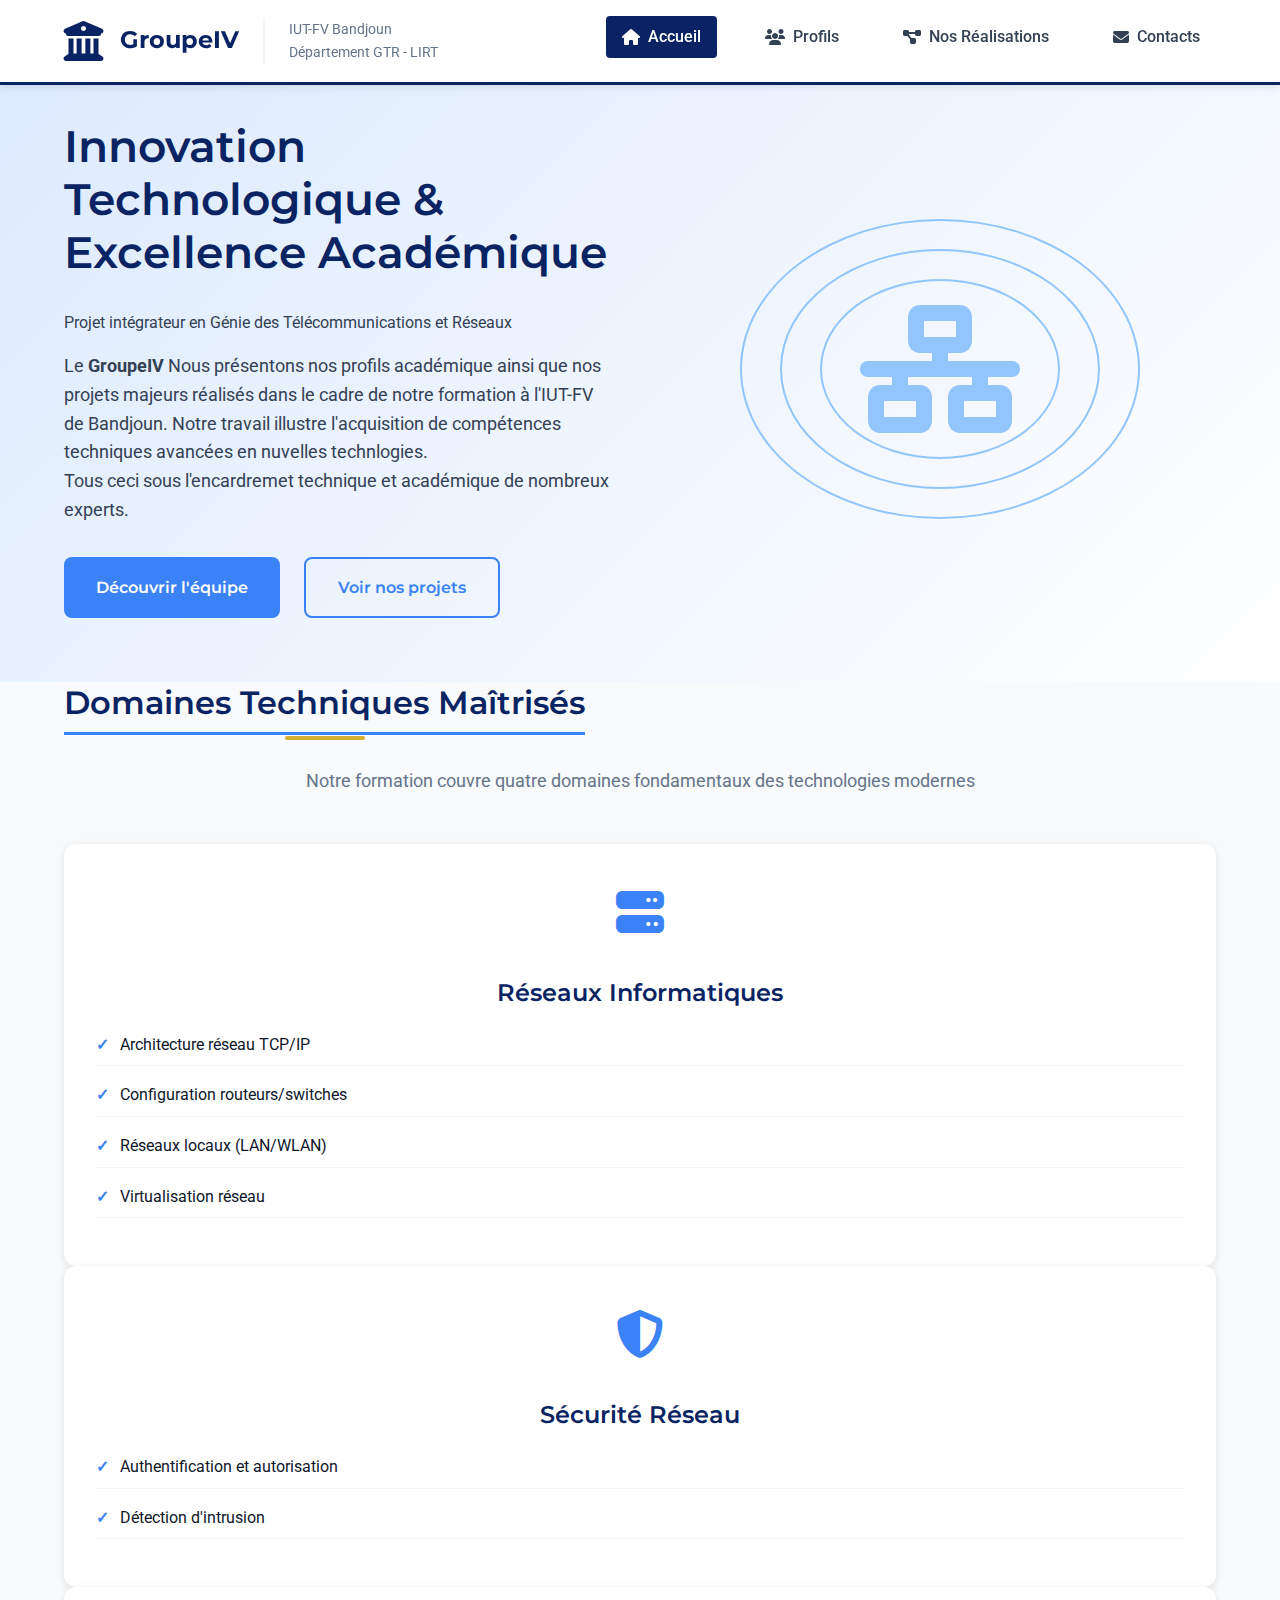
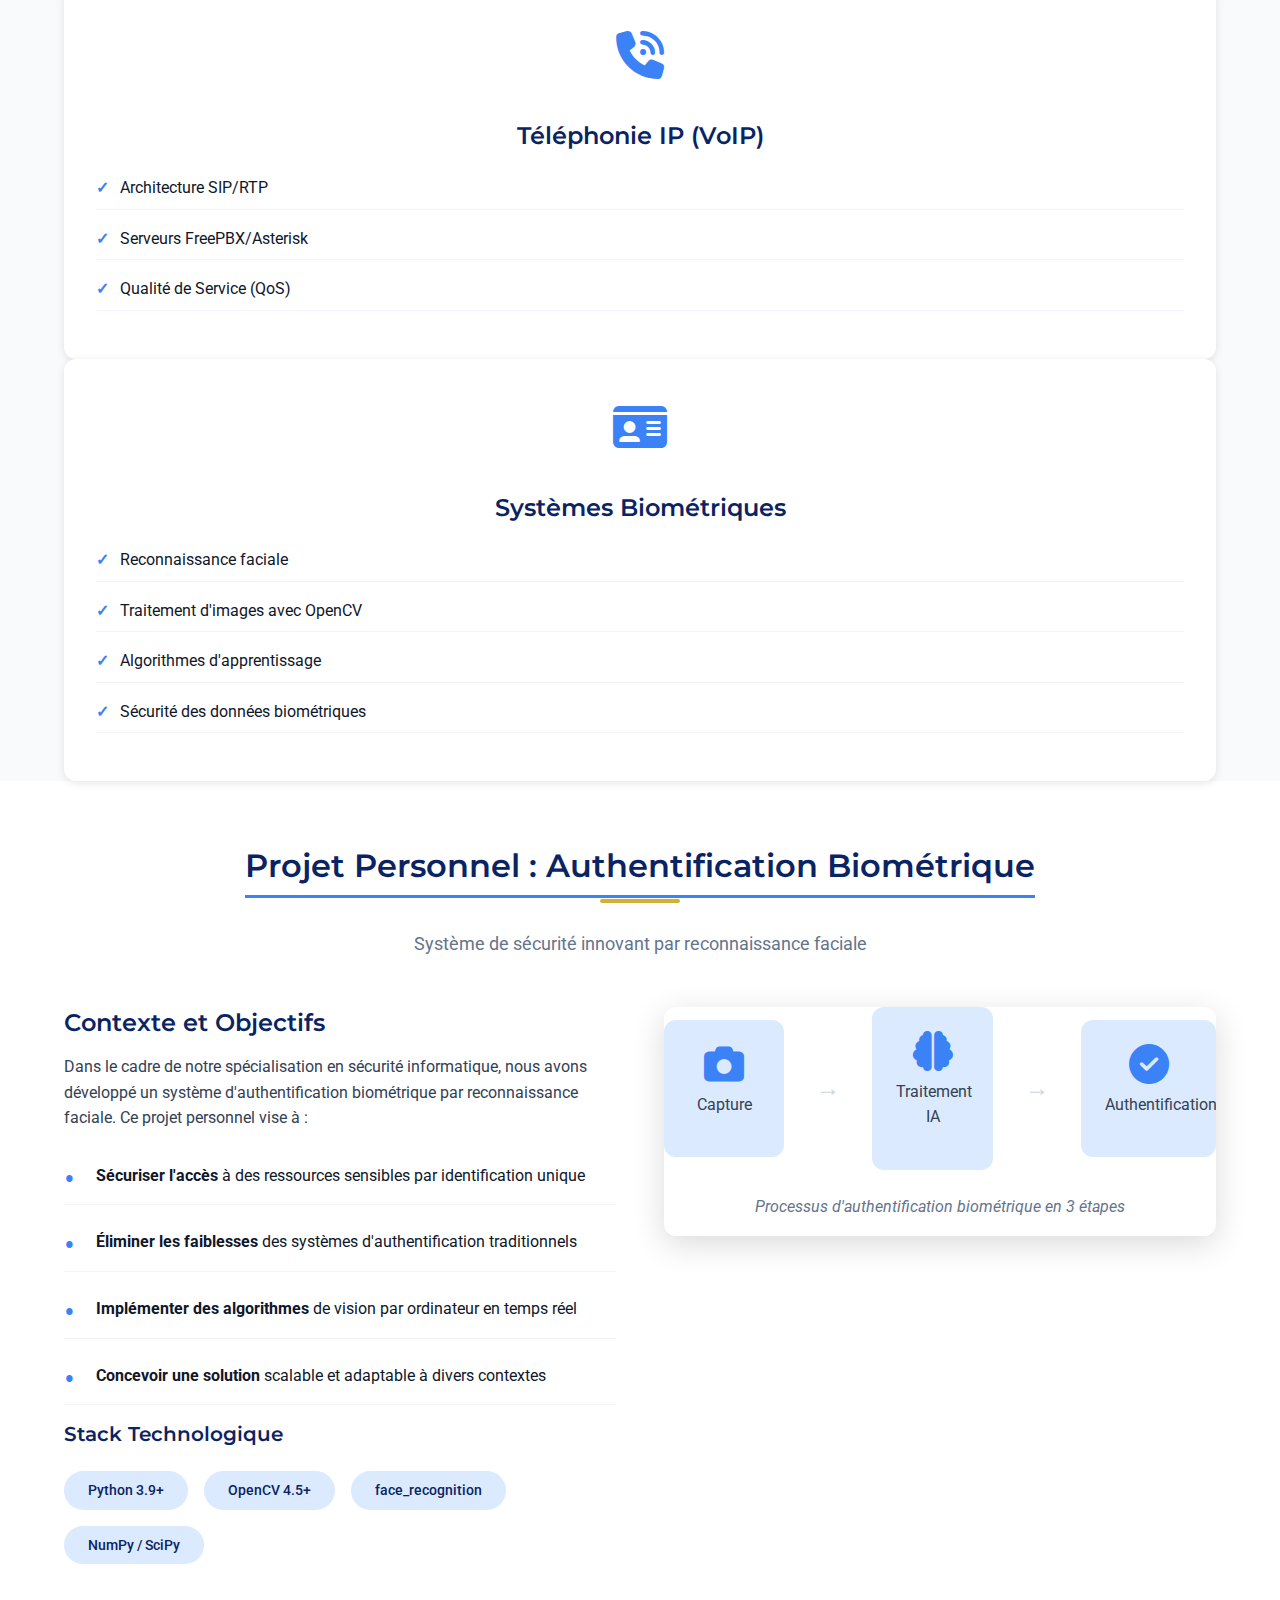
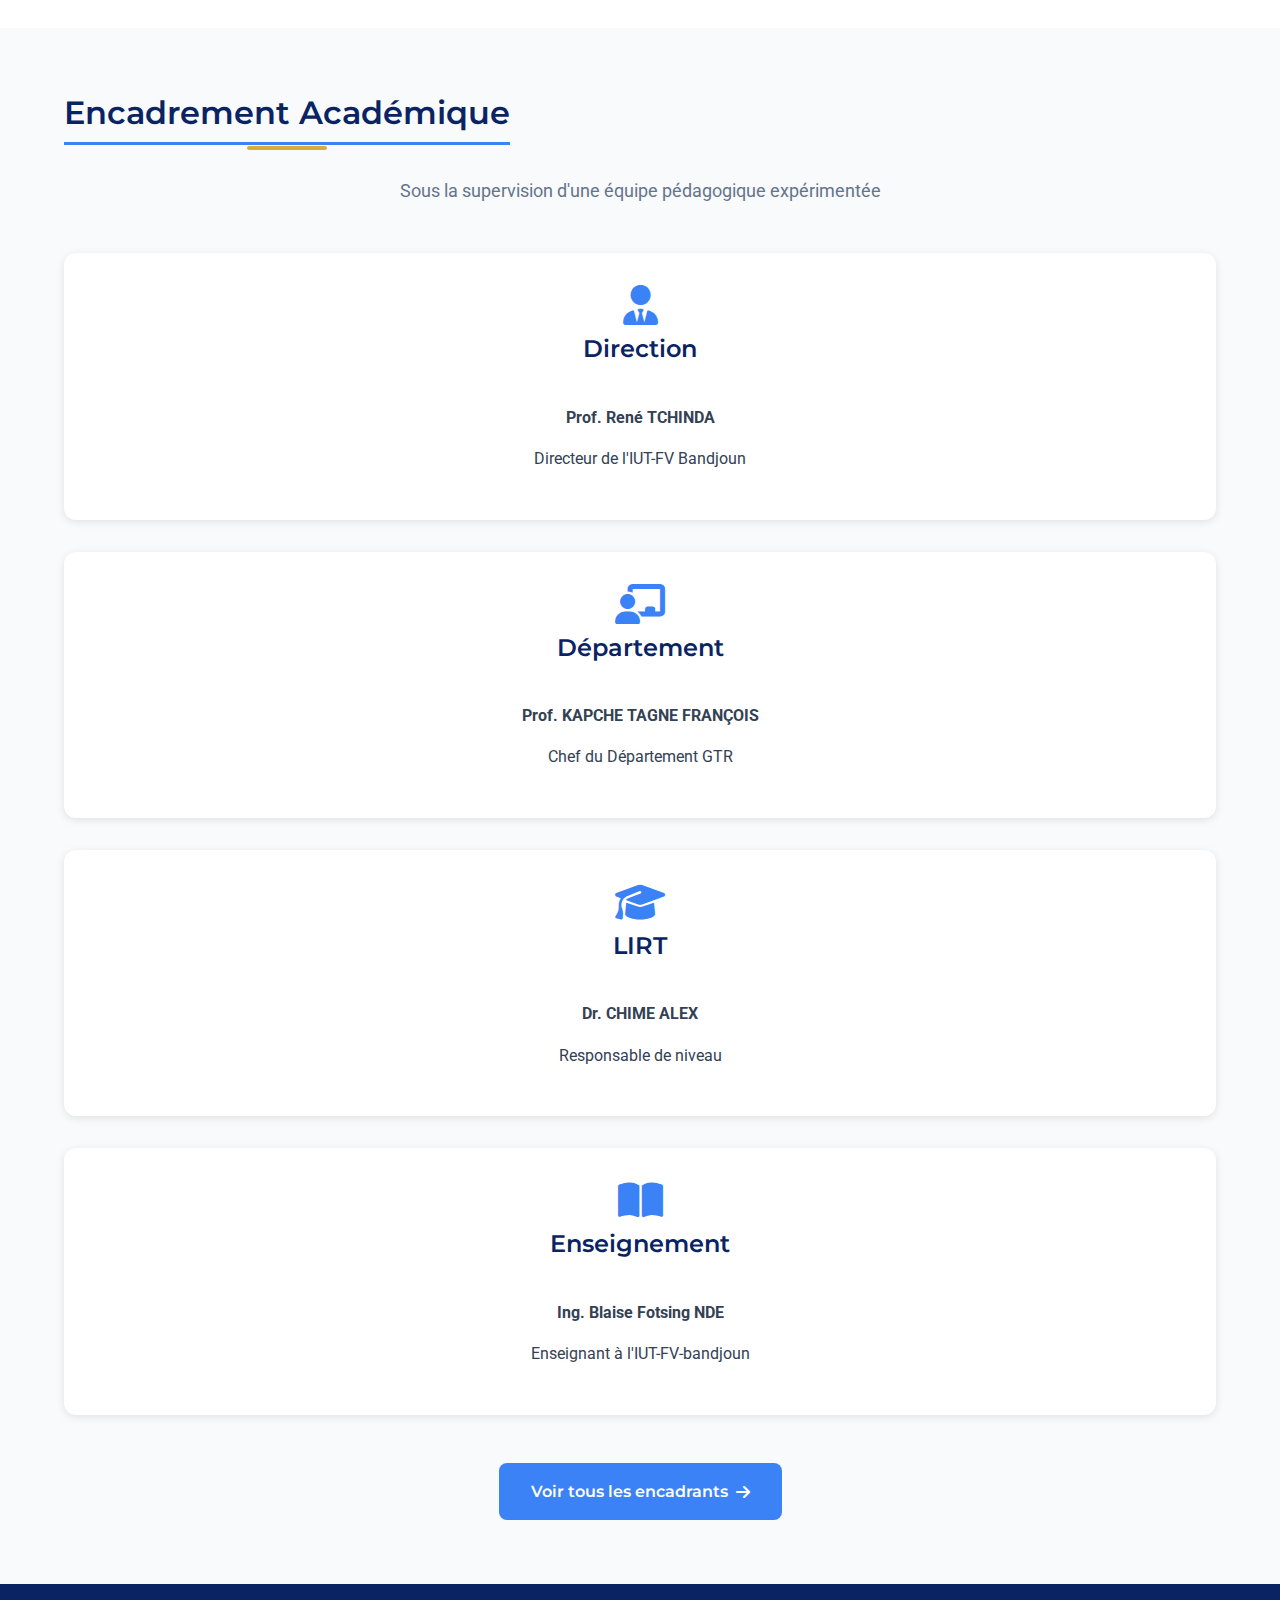
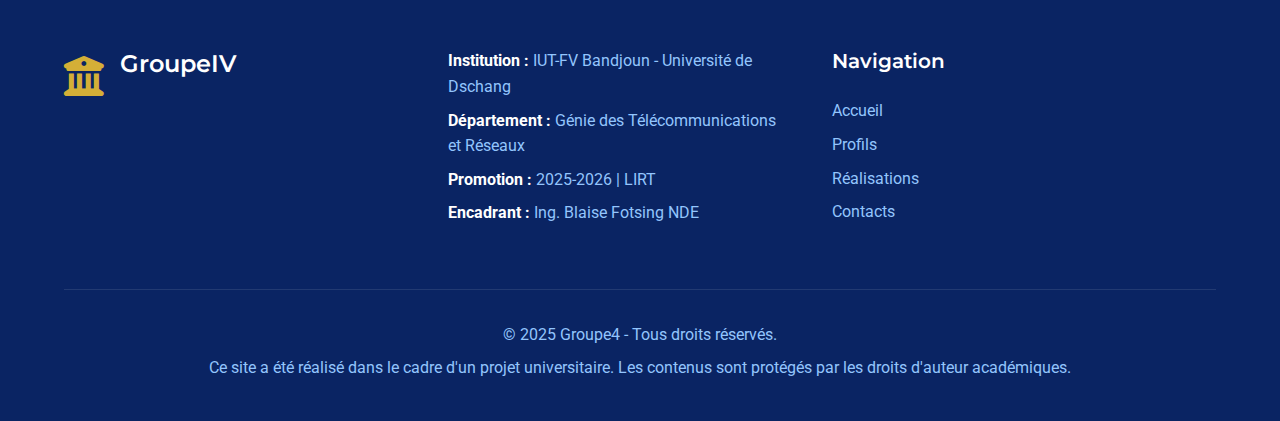
<file: index.html>
<!DOCTYPE html>
<html lang="fr">
<head>
    <!-- METADONNEES ACADEMIQUES -->
    <meta charset="UTF-8">
    <meta name="viewport" content="width=device-width, initial-scale=1.0">
    <meta name="description" content=" GroupeIV">
    <meta name="keywords" content="réseaux, sécurité, VoIP, biométrie, MikroTik, université, projet académique">
    <meta name="author" content="GroupeIV - IUT-FV Bandjoun">
    
    <title>GroupeIV | IUT-FV Bandjoun</title>
    
    <!-- FEUILLES DE STYLE -->
    <link rel="stylesheet" href="style.css">
    <link rel="stylesheet" href="https://cdnjs.cloudflare.com/ajax/libs/font-awesome/6.4.0/css/all.min.css">
    
    <!-- POLICES ACADEMIQUES -->
    <link rel="preconnect" href="https://fonts.googleapis.com">
    <link rel="preconnect" href="https://fonts.gstatic.com" crossorigin>
    <link href="https://fonts.googleapis.com/css2?family=Roboto:wght@300;400;500;700&family=Montserrat:wght@400;500;600;700&family=Open+Sans:wght@400;600&display=swap" rel="stylesheet">
    
    <!-- FAVICON ACADEMIQUE -->
    <link rel="icon" type="image/x-icon" href="images/favicon.ico">
</head>
<body>
    <!-- ============================================
         EN-TETE ET NAVIGATION PRINCIPALE
         ============================================ -->
    <header class="header-academique">
        <div class="container">
            <!-- LOGO ET IDENTITE ACADEMIQUE -->
            <div class="header-identite">
                <div class="logo-academique">
                    <i class="fas fa-university"></i>
                    <div class="logo-text">
                        <h1>GroupeIV</h1>
                    </div>
                </div>
                <div class="institution-info">
                    <p>IUT-FV Bandjoun</p>
                    <p>Département GTR - LIRT</p>
                </div>
            </div>

            <!-- MENU DE NAVIGATION -->
            <nav class="nav-principale">
                <ul class="nav-liste">
                    <li><a href="index.html" class="nav-lien actif"><i class="fas fa-home"></i> Accueil</a></li>
                    <li><a href="profil.html" class="nav-lien"><i class="fas fa-users"></i> Profils</a></li>
                    <li><a href="realisations.html" class="nav-lien"><i class="fas fa-project-diagram"></i>Nos Réalisations</a></li>
                    <li><a href="contact.html" class="nav-lien"><i class="fas fa-envelope"></i> Contacts</a></li>
                </ul>
            </nav>

            <!-- MENU BURGER (MOBILE) -->
            <button class="menu-burger" aria-label="Menu navigation">
                <i class="fas fa-bars"></i>
            </button>
        </div>
    </header>

    <!-- ============================================
         SECTION HERO - PRESENTATION DU PROJET
         ============================================ -->
    <main>
        <section class="hero-academique">
            <div class="container">
                <div class="hero-content">
                    <div class="hero-text">
                        <h2 class="hero-titre">Innovation Technologique & Excellence Académique</h2>
                        <p class="hero-sous-titre">Projet intégrateur en Génie des Télécommunications et Réseaux</p>
                        <div class="hero-description">
                            <p>Le <strong>GroupeIV</strong> Nous présentons nos profils académique ainsi que nos projets majeurs réalisés dans le cadre de notre formation à l'IUT-FV de Bandjoun. Notre travail illustre l'acquisition de compétences techniques avancées en nuvelles technlogies.<br>   Tous ceci sous l'encardremet technique et académique de nombreux experts.</p>
                        </div>
                        <div class="hero-actions">
                            <a href="profil.html" class="btn btn-primaire">Découvrir l'équipe</a>
                            <a href="realisations.html" class="btn btn-secondaire">Voir nos projets</a>
                        </div>
                    </div>
                    <div class="hero-visuel">
                        <div class="visuel-container">
                            <i class="fas fa-network-wired"></i>
                            <div class="visuel-ondes">
                                <div class="onde onde-1"></div>
                                <div class="onde onde-2"></div>
                                <div class="onde onde-3"></div>
                            </div>
                        </div>
                    </div>
                </div>
            </div>
        </section>

        <!-- ============================================
             SECTION DOMAINES TECHNIQUES
             ============================================ -->
        <section class="domaines-section">
            <div class="container">
                <h2 class="section-titre">Domaines Techniques Maîtrisés</h2>
                <p class="section-description">Notre formation couvre quatre domaines fondamentaux des technologies  modernes</p>
                
                <div class="domaines-grid">
                    <!-- Domaine 1 : Réseaux -->
                    <article class="domaine-card">
                        <div class="domaine-icone">
                            <i class="fas fa-server"></i>
                        </div>
                        <h3>Réseaux Informatiques</h3>
                        <ul class="domaine-liste">
                            <li>Architecture réseau TCP/IP</li>
                            <li>Configuration routeurs/switches</li>
                            <li>Réseaux locaux (LAN/WLAN)</li>
                            <li>Virtualisation réseau</li>
                        </ul>
                    </article>

                    <!-- Domaine 2 : Sécurité -->
                    <article class="domaine-card">
                        <div class="domaine-icone">
                            <i class="fas fa-shield-alt"></i>
                        </div>
                        <h3>Sécurité Réseau</h3>
                        <ul class="domaine-liste">
                            <li>Authentification et autorisation</li>
                            <li>Détection d'intrusion</li>
                        </ul>
                    </article>

                    <!-- Domaine 3 : Téléphonie IP -->
                    <article class="domaine-card">
                        <div class="domaine-icone">
                            <i class="fas fa-phone-volume"></i>
                        </div>
                        <h3>Téléphonie IP (VoIP)</h3>
                        <ul class="domaine-liste">
                            <li>Architecture SIP/RTP</li>
                            <li>Serveurs FreePBX/Asterisk</li>
                            <li>Qualité de Service (QoS)</li>
                        
                        </ul>
                    </article>

                    <!-- Domaine 4 : Biométrie -->
                    <article class="domaine-card">
                        <div class="domaine-icone">
                            <i class="fas fa-id-card"></i>
                        </div>
                        <h3>Systèmes Biométriques</h3>
                        <ul class="domaine-liste">
                            <li>Reconnaissance faciale</li>
                            <li>Traitement d'images avec OpenCV</li>
                            <li>Algorithmes d'apprentissage</li>
                            <li>Sécurité des données biométriques</li>
                        </ul>
                    </article>
                </div>
            </div>
        </section>

        <!-- ============================================
             SECTION PROJET PERSONNEL - BIOMETRIE
             ============================================ -->
        <section class="projet-biometrie">
            <div class="container">
                <div class="projet-header">
                    <h2 class="section-titre">Projet Personnel : Authentification Biométrique</h2>
                    <p class="section-description">Système de sécurité innovant par reconnaissance faciale</p>
                </div>
                
                <div class="projet-content">
                    <div class="projet-description">
                        <h3>Contexte et Objectifs</h3>
                        <p>Dans le cadre de notre spécialisation en sécurité informatique, nous avons développé un système d'authentification biométrique par reconnaissance faciale. Ce projet personnel vise à :</p>
                        
                        <ul class="projet-objectifs">
                            <li><strong>Sécuriser l'accès</strong> à des ressources sensibles par identification unique</li>
                            <li><strong>Éliminer les faiblesses</strong> des systèmes d'authentification traditionnels</li>
                            <li><strong>Implémenter des algorithmes</strong> de vision par ordinateur en temps réel</li>
                            <li><strong>Concevoir une solution</strong> scalable et adaptable à divers contextes</li>
                        </ul>

                        <div class="projet-technologies">
                            <h4>Stack Technologique</h4>
                            <div class="tech-tags">
                                <span class="tech-tag">Python 3.9+</span>
                                <span class="tech-tag">OpenCV 4.5+</span>
                                <span class="tech-tag"> face_recognition</span>
                                <span class="tech-tag">NumPy / SciPy</span>
                            </div>
                        </div>
                    </div>
                    
                    <div class="projet-visuel">
                        <div class="visuel-biometrie">
                            <div class="biometrie-element">
                                <i class="fas fa-camera"></i>
                                <p>Capture</p>
                            </div>
                            <div class="biometrie-fleche">→</div>
                            <div class="biometrie-element">
                                <i class="fas fa-brain"></i>
                                <p>Traitement IA</p>
                            </div>
                            <div class="biometrie-fleche">→</div>
                            <div class="biometrie-element">
                                <i class="fas fa-check-circle"></i>
                                <p>Authentification</p>
                            </div>
                        </div>
                        <p class="visuel-legende">Processus d'authentification biométrique en 3 étapes</p>
                    </div>
                </div>
            </div>
        </section>

        <!-- ============================================
             SECTION ENCADREMENT ACADEMIQUE
             ============================================ -->
        <section class="encadrement-section">
            <div class="container">
                <h2 class="section-titre">Encadrement Académique</h2>
                <p class="section-description">Sous la supervision d'une équipe pédagogique expérimentée</p>
                
                <div class="encadrement-grid">
                    <div class="encadrement-card">
                        <div class="encadrement-role">
                            <i class="fas fa-user-tie"></i>
                            <h3>Direction</h3>
                        </div>
                        <p><strong>Prof. René TCHINDA</strong></p>
                        <p>Directeur de l'IUT-FV Bandjoun</p>
                    </div>

                    <div class="encadrement-card">
                        <div class="encadrement-role">
                            <i class="fas fa-chalkboard-teacher"></i>
                            <h3>Département</h3>
                        </div>
                        <p><strong>Prof. KAPCHE TAGNE FRANÇOIS</strong></p>
                        <p>Chef du Département GTR</p>
                    </div>

                    <div class="encadrement-card">
                        <div class="encadrement-role">
                            <i class="fas fa-graduation-cap"></i>
                            <h3>LIRT</h3>
                        </div>
                        <p><strong>Dr. CHIME ALEX</strong></p>
                        <p>Responsable de niveau</p>
                    </div>

                    <div class="encadrement-card">
                        <div class="encadrement-role">
                            <i class="fas fa-book-open"></i>
                            <h3>Enseignement</h3>
                        </div>
                        <p><strong>Ing. Blaise Fotsing NDE</strong></p>
                        <p>Enseignant à l'IUT-FV-bandjoun</p>
                    </div>
                </div>
                
                <div class="encadrement-cta">
                    <a href="profil.html#encadrement" class="btn btn-primaire">
                        Voir tous les encadrants <i class="fas fa-arrow-right"></i>
                    </a>
                </div>
            </div>
        </section>
    </main>

    <!-- ============================================
         PIED DE PAGE ACADEMIQUE
         ============================================ -->
    <footer class="footer-academique">
        <div class="container">
            <div class="footer-content">
                <div class="footer-logo">
                    <i class="fas fa-university"></i>
                    <div>
                        <h3>GroupeIV</h3>
                    </div>
                </div>
                
                <div class="footer-info">
                    <p><strong>Institution :</strong> IUT-FV Bandjoun - Université de Dschang</p>
                    <p><strong>Département :</strong> Génie des Télécommunications et Réseaux</p>
                    <p><strong>Promotion :</strong> 2025-2026 | LIRT</p>
                    <p><strong>Encadrant :</strong> Ing. Blaise Fotsing NDE</p>
                </div>
                
                <div class="footer-nav">
                    <h4>Navigation</h4>
                    <ul>
                        <li><a href="index.html">Accueil</a></li>
                        <li><a href="profil.html">Profils</a></li>
                        <li><a href="realisations.html">Réalisations</a></li>
                        <li><a href="contact.html">Contacts</a></li>
                    </ul>
                </div>
            </div>
            
            <div class="footer-copyright">
                <p>&copy; 2025 Groupe4 -  Tous droits réservés.</p>
                <p>Ce site a été réalisé dans le cadre d'un projet universitaire. Les contenus sont protégés par les droits d'auteur académiques.</p>
            </div>
        </div>
    </footer>

    <!-- ============================================
         SCRIPTS JAVASCRIPT
         ============================================ -->
    <script src="script.js"></script>
</body>
</html>
</file>
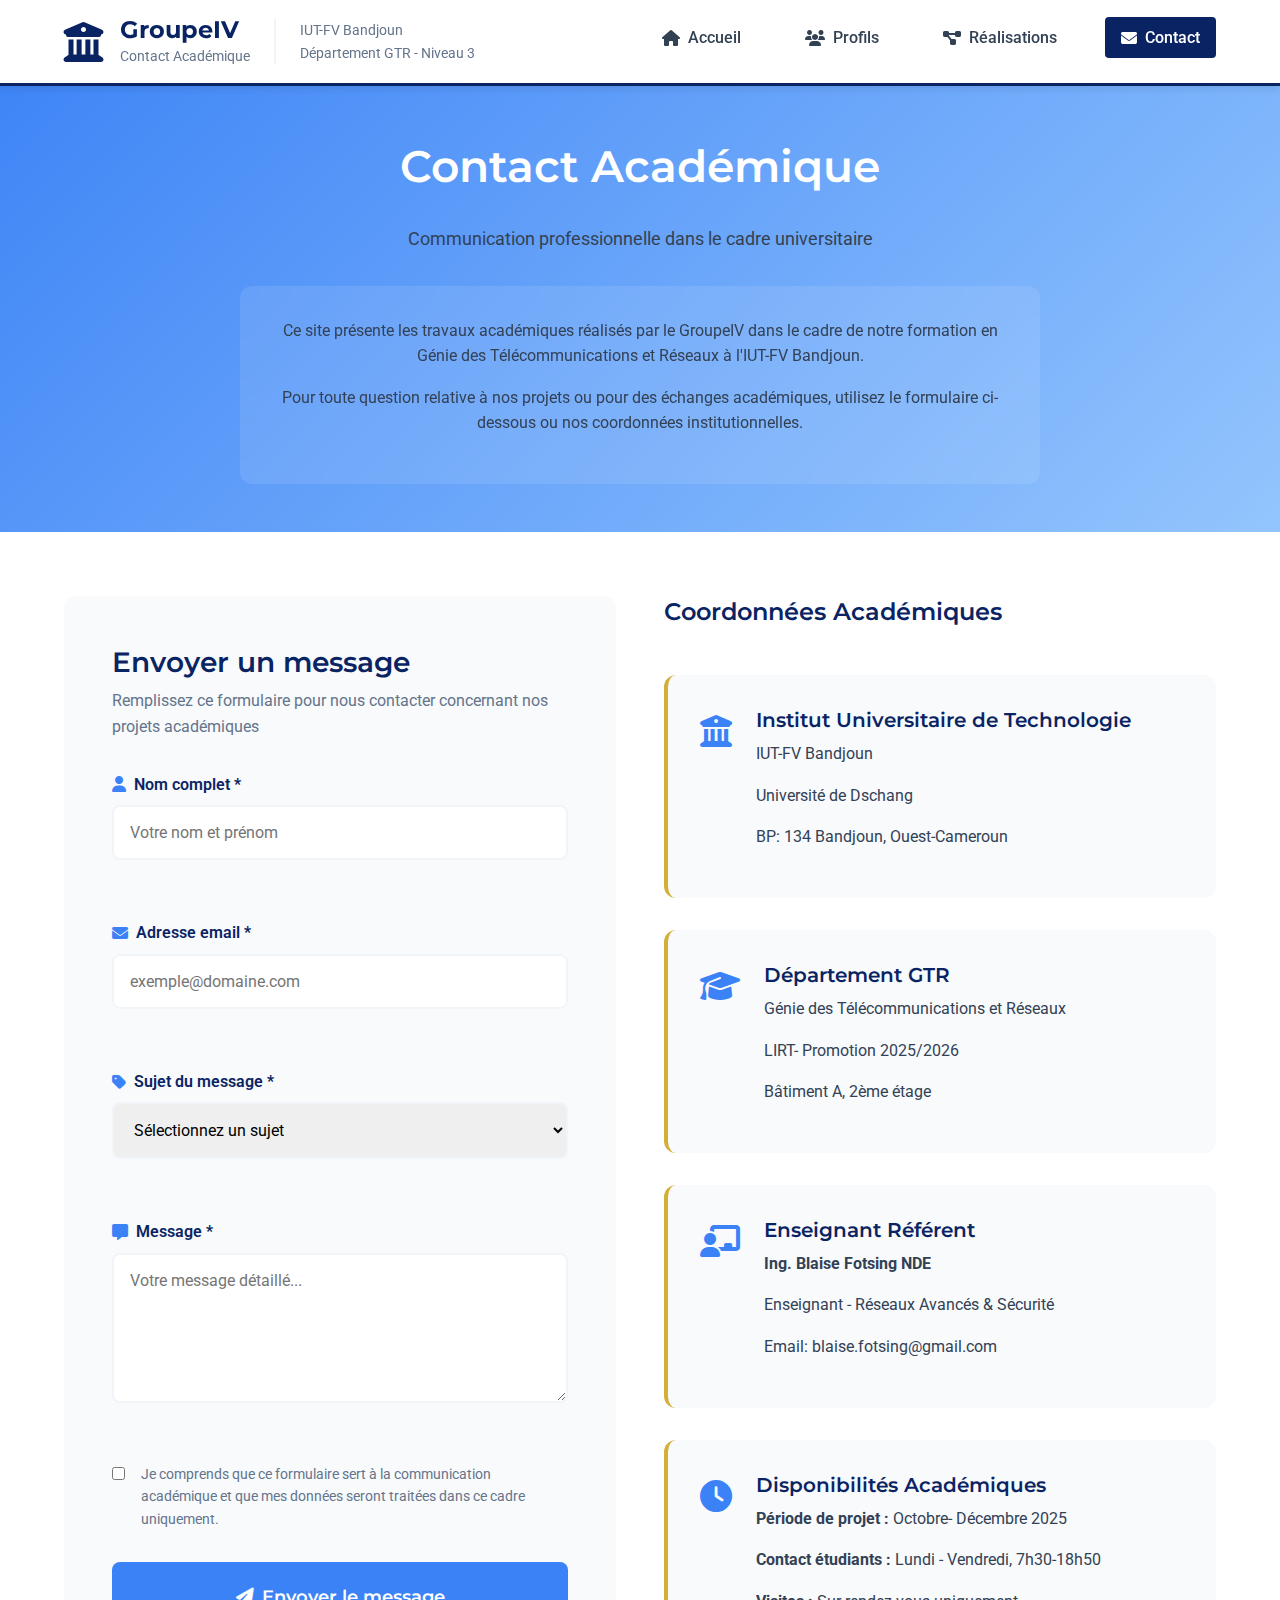
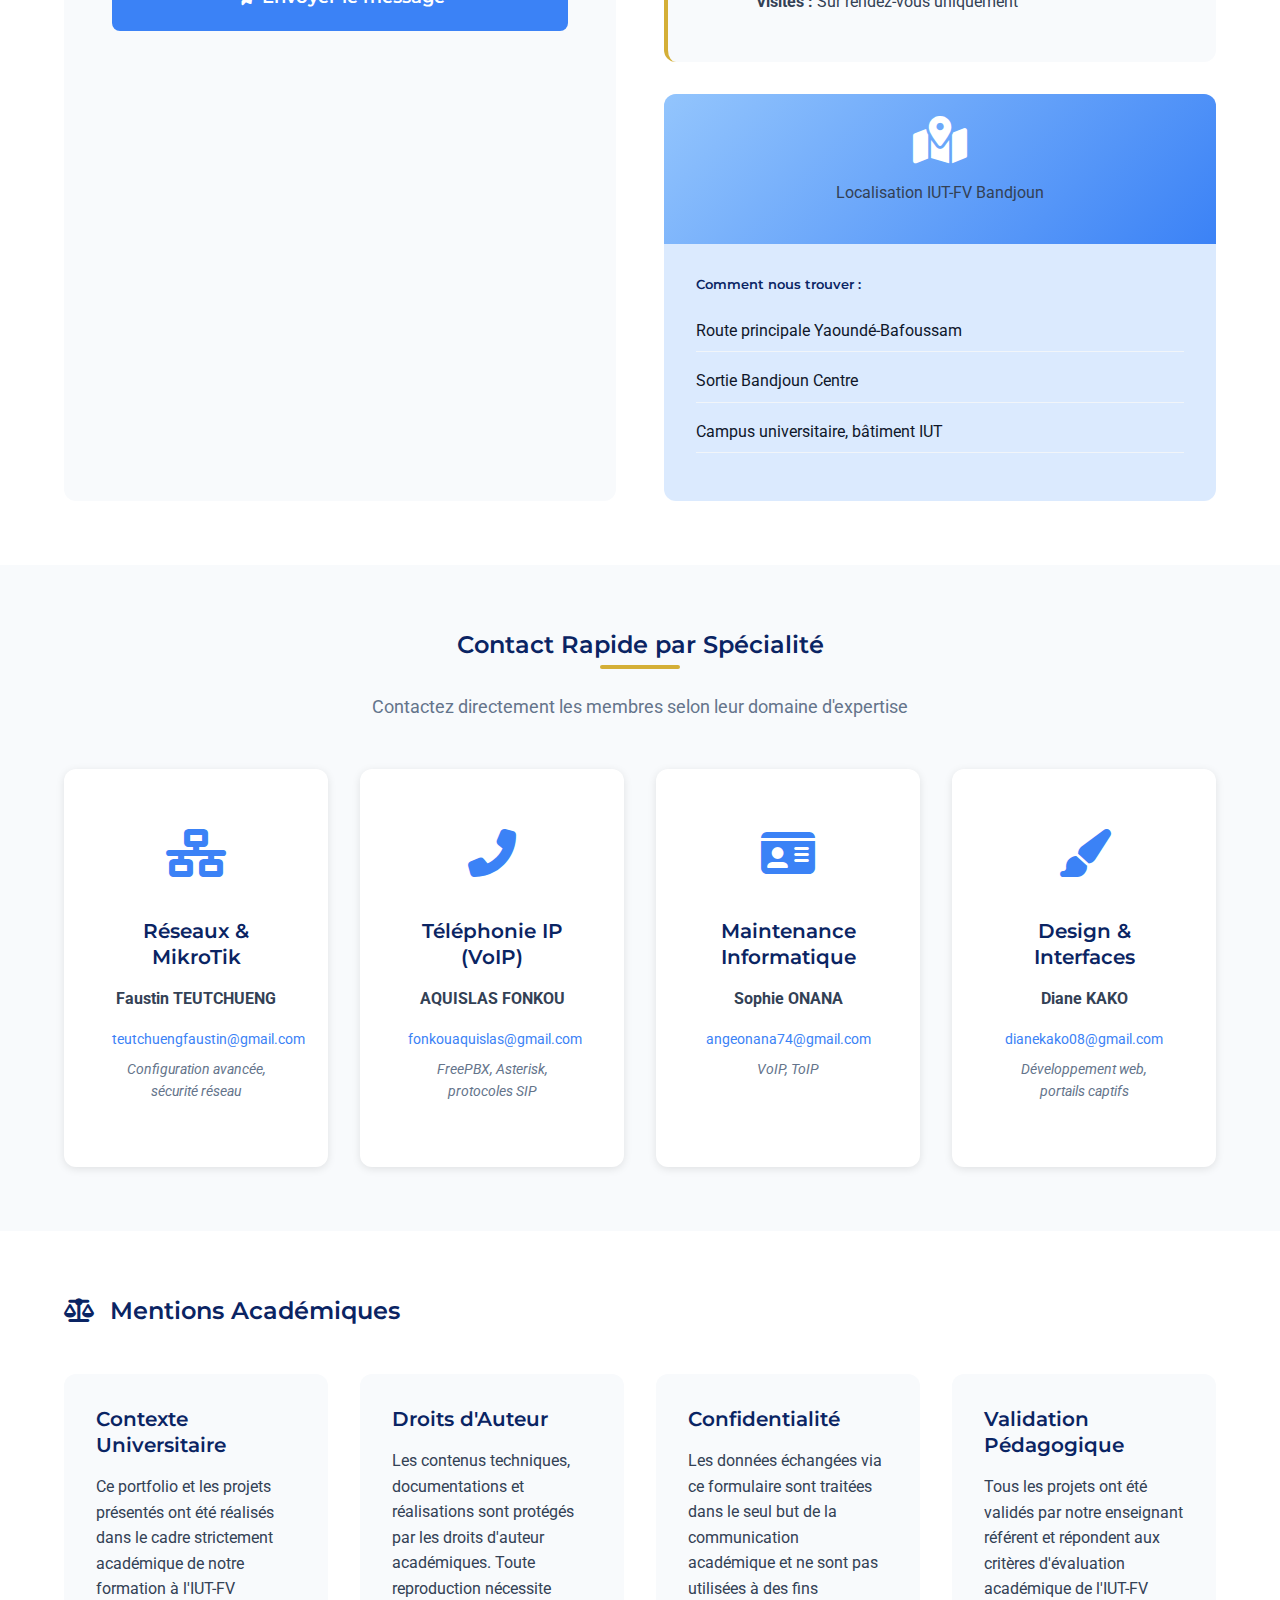
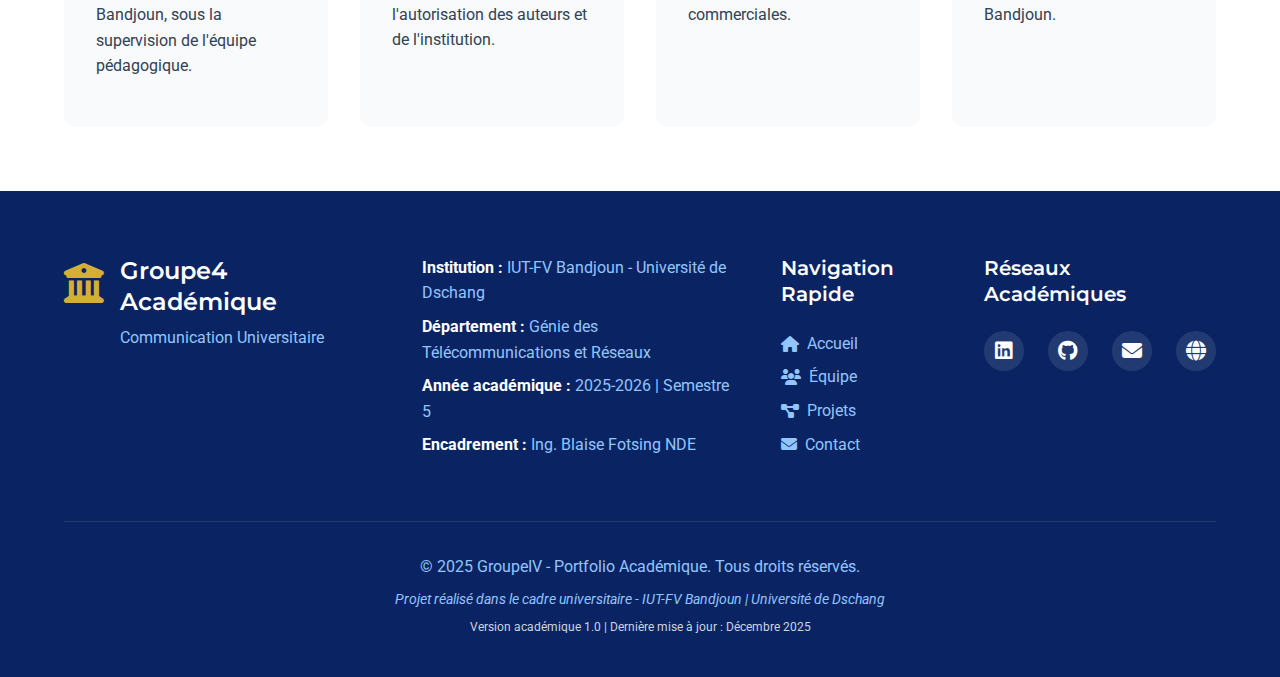
<file: contact.html>
<!DOCTYPE html>
<html lang="fr">
<head>
    <meta charset="UTF-8">
    <meta name="viewport" content="width=device-width, initial-scale=1.0">
    <title>Contact Académique - GroupeIV | Communication Universitaire</title>
    <link rel="stylesheet" href="style.css">
    <link rel="stylesheet" href="https://cdnjs.cloudflare.com/ajax/libs/font-awesome/6.4.0/css/all.min.css">
    <link rel="preconnect" href="https://fonts.googleapis.com">
    <link rel="preconnect" href="https://fonts.gstatic.com" crossorigin>
    <link href="https://fonts.googleapis.com/css2?family=Roboto:wght@300;400;500;700&family=Montserrat:wght@400;500;600;700&family=Open+Sans:wght@400;600&display=swap" rel="stylesheet">
</head>
<body>
    <!-- EN-TETE -->
    <header class="header-academique">
        <div class="container">
            <div class="header-identite">
                <div class="logo-academique">
                    <i class="fas fa-university"></i>
                    <div class="logo-text">
                        <h1>GroupeIV</h1>
                        <p>Contact Académique</p>
                    </div>
                </div>
                <div class="institution-info">
                    <p>IUT-FV Bandjoun</p>
                    <p>Département GTR - Niveau 3</p>
                </div>
            </div>

            <nav class="nav-principale">
                <ul class="nav-liste">
                    <li><a href="index.html" class="nav-lien"><i class="fas fa-home"></i> Accueil</a></li>
                    <li><a href="profil.html" class="nav-lien"><i class="fas fa-users"></i> Profils</a></li>
                    <li><a href="realisations.html" class="nav-lien"><i class="fas fa-project-diagram"></i> Réalisations</a></li>
                    <li><a href="contact.html" class="nav-lien actif"><i class="fas fa-envelope"></i> Contact</a></li>
                </ul>
            </nav>

            <button class="menu-burger" aria-label="Menu navigation">
                <i class="fas fa-bars"></i>
            </button>
        </div>
    </header>

    <main>
        <!-- SECTION HERO CONTACT -->
        <section class="hero-contact">
            <div class="container">
                <div class="hero-contact-content">
                    <h2 class="hero-titre">Contact Académique</h2>
                    <p class="hero-description">Communication professionnelle dans le cadre universitaire</p>
                    
                    <div class="contact-message">
                        <p>Ce site présente les travaux académiques réalisés par le GroupeIV dans le cadre de notre formation en Génie des Télécommunications et Réseaux à l'IUT-FV Bandjoun.</p>
                        <p>Pour toute question relative à nos projets ou pour des échanges académiques, utilisez le formulaire ci-dessous ou nos coordonnées institutionnelles.</p>
                    </div>
                </div>
            </div>
        </section>

        <!-- SECTION CONTACT PRINCIPALE -->
        <section class="contact-principal">
            <div class="container">
                <div class="contact-grid">
                    <!-- FORMULAIRE DE CONTACT -->
                    <div class="contact-formulaire">
                        <h3 class="formulaire-titre">Envoyer un message</h3>
                        <p class="formulaire-description">Remplissez ce formulaire pour nous contacter concernant nos projets académiques</p>
                        
                        <form id="contactForm" class="form-academique">
                            <!-- GROUPE NOM -->
                            <div class="form-groupe">
                                <label for="nom" class="form-label">
                                    <i class="fas fa-user"></i> Nom complet *
                                </label>
                                <input type="text" id="nom" name="nom" class="form-input" required 
                                       placeholder="Votre nom et prénom">
                                <div class="form-erreur" id="erreur-nom"></div>
                            </div>

                            <!-- GROUPE EMAIL -->
                            <div class="form-groupe">
                                <label for="email" class="form-label">
                                    <i class="fas fa-envelope"></i> Adresse email *
                                </label>
                                <input type="email" id="email" name="email" class="form-input" required 
                                       placeholder="exemple@domaine.com">
                                <div class="form-erreur" id="erreur-email"></div>
                            </div>

                            <!-- GROUPE SUJET -->
                            <div class="form-groupe">
                                <label for="sujet" class="form-label">
                                    <i class="fas fa-tag"></i> Sujet du message *
                                </label>
                                <select id="sujet" name="sujet" class="form-select" required>
                                    <option value="">Sélectionnez un sujet</option>
                                    <option value="projets">Questions sur nos projets</option>
                                    <option value="technique">Demandes techniques</option>
                                    <option value="partenariat">Proposition de partenariat</option>
                                    <option value="visite">Demande de visite académique</option>
                                    <option value="autre">Autre demande</option>
                                </select>
                                <div class="form-erreur" id="erreur-sujet"></div>
                            </div>

                            <!-- GROUPE MESSAGE -->
                            <div class="form-groupe">
                                <label for="message" class="form-label">
                                    <i class="fas fa-comment-alt"></i> Message *
                                </label>
                                <textarea id="message" name="message" class="form-textarea" required 
                                          rows="6" placeholder="Votre message détaillé..."></textarea>
                                <div class="form-erreur" id="erreur-message"></div>
                            </div>

                            <!-- CONSENTEMENT -->
                            <div class="form-groupe consentement">
                                <input type="checkbox" id="consentement" name="consentement" required>
                                <label for="consentement" class="consentement-label">
                                    Je comprends que ce formulaire sert à la communication académique et que mes données seront traitées dans ce cadre uniquement.
                                </label>
                            </div>

                            <!-- BOUTON SOUMISSION -->
                            <div class="form-groupe">
                                <button type="submit" class="btn btn-primaire btn-large">
                                    <i class="fas fa-paper-plane"></i> Envoyer le message
                                </button>
                                <div class="form-success" id="success-message"></div>
                            </div>
                        </form>
                    </div>

                    <!-- INFORMATIONS DE CONTACT -->
                    <div class="contact-informations">
                        <h3 class="informations-titre">Coordonnées Académiques</h3>
                        
                        <!-- INSTITUTION -->
                        <div class="info-card">
                            <div class="info-icone">
                                <i class="fas fa-university"></i>
                            </div>
                            <div class="info-content">
                                <h4>Institut Universitaire de Technologie</h4>
                                <p>IUT-FV Bandjoun</p>
                                <p>Université de Dschang</p>
                                <p>BP: 134 Bandjoun, Ouest-Cameroun</p>
                            </div>
                        </div>

                        <!-- DEPARTEMENT -->
                        <div class="info-card">
                            <div class="info-icone">
                                <i class="fas fa-graduation-cap"></i>
                            </div>
                            <div class="info-content">
                                <h4>Département GTR</h4>
                                <p>Génie des Télécommunications et Réseaux</p>
                                <p>LIRT- Promotion 2025/2026</p>
                                <p>Bâtiment A, 2ème étage</p>
                            </div>
                        </div>

                        <!-- ENCADRANT -->
                        <div class="info-card">
                            <div class="info-icone">
                                <i class="fas fa-chalkboard-teacher"></i>
                            </div>
                            <div class="info-content">
                                <h4>Enseignant Référent</h4>
                                <p><strong>Ing. Blaise Fotsing NDE</strong></p>
                                <p>Enseignant - Réseaux Avancés & Sécurité</p>
                                <p>Email: blaise.fotsing@gmail.com</p>
                            </div>
                        </div>

                        <!-- HORAIRES -->
                        <div class="info-card">
                            <div class="info-icone">
                                <i class="fas fa-clock"></i>
                            </div>
                            <div class="info-content">
                                <h4>Disponibilités Académiques</h4>
                                <p><strong>Période de projet :</strong> Octobre- Décembre 2025</p>
                                <p><strong>Contact étudiants :</strong> Lundi - Vendredi, 7h30-18h50</p>
                                <p><strong>Visites :</strong> Sur rendez-vous uniquement</p>
                            </div>
                        </div>

                        <!-- CARTE INTERACTIVE -->
                        <div class="carte-academique">
                            <div class="carte-visuel">
                                <i class="fas fa-map-marked-alt"></i>
                                <p>Localisation IUT-FV Bandjoun</p>
                            </div>
                            <div class="carte-instructions">
                                <h5>Comment nous trouver :</h5>
                                <ul>
                                    <li>Route principale Yaoundé-Bafoussam</li>
                                    <li>Sortie Bandjoun Centre</li>
                                    <li>Campus universitaire, bâtiment IUT</li>
                                </ul>
                            </div>
                        </div>
                    </div>
                </div>
            </div>
        </section>

        <!-- SECTION CONTACT RAPIDE -->
        <section class="contact-rapide">
            <div class="container">
                <h3 class="section-titre">Contact Rapide par Spécialité</h3>
                <p class="section-description">Contactez directement les membres selon leur domaine d'expertise</p>
                
                <div class="specialistes-grid">
                    <!-- SPECIALISTE RESEAUX -->
                    <div class="specialiste-card">
                        <div class="specialiste-icone">
                            <i class="fas fa-network-wired"></i>
                        </div>
                        <h4>Réseaux & MikroTik</h4>
                        <p><strong>Faustin TEUTCHUENG</strong></p>
                        <p class="specialiste-email">teutchuengfaustin@gmail.com</p>
                        <p class="specialiste-expertise">Configuration avancée, sécurité réseau</p>
                    </div>

                    <!-- SPECIALISTE VoIP -->
                    <div class="specialiste-card">
                        <div class="specialiste-icone">
                            <i class="fas fa-phone-alt"></i>
                        </div>
                        <h4>Téléphonie IP (VoIP)</h4>
                        <p><strong>AQUISLAS FONKOU</strong></p>
                        <p class="specialiste-email">fonkouaquislas@gmail.com</p>
                        <p class="specialiste-expertise">FreePBX, Asterisk, protocoles SIP</p>
                    </div>

                    <!-- SPECIALISTE BIOMETRIE -->
                    <div class="specialiste-card">
                        <div class="specialiste-icone">
                            <i class="fas fa-id-card"></i>
                        </div>
                        <h4>Maintenance Informatique</h4>
                        <p><strong>Sophie ONANA</strong></p>
                        <p class="specialiste-email">angeonana74@gmail.com</p>
                        <p class="specialiste-expertise">VoIP, ToIP</p>
                    </div>

                    <!-- SPECIALISTE DESIGN -->
                    <div class="specialiste-card">
                        <div class="specialiste-icone">
                            <i class="fas fa-paint-brush"></i>
                        </div>
                        <h4>Design & Interfaces</h4>
                        <p><strong>Diane KAKO</strong></p>
                        <p class="specialiste-email">dianekako08@gmail.com</p>
                        <p class="specialiste-expertise">Développement web, portails captifs</p>
                    </div>
                </div>
            </div>
        </section>

        <!-- SECTION MENTIONS LEGALES -->
        <section class="mentions-section">
            <div class="container">
                <div class="mentions-content">
                    <h3><i class="fas fa-balance-scale"></i> Mentions Académiques</h3>
                    
                    <div class="mentions-grid">
                        <div class="mention-item">
                            <h4>Contexte Universitaire</h4>
                            <p>Ce portfolio et les projets présentés ont été réalisés dans le cadre strictement académique de notre formation à l'IUT-FV Bandjoun, sous la supervision de l'équipe pédagogique.</p>
                        </div>

                        <div class="mention-item">
                            <h4>Droits d'Auteur</h4>
                            <p>Les contenus techniques, documentations et réalisations sont protégés par les droits d'auteur académiques. Toute reproduction nécessite l'autorisation des auteurs et de l'institution.</p>
                        </div>

                        <div class="mention-item">
                            <h4>Confidentialité</h4>
                            <p>Les données échangées via ce formulaire sont traitées dans le seul but de la communication académique et ne sont pas utilisées à des fins commerciales.</p>
                        </div>

                        <div class="mention-item">
                            <h4>Validation Pédagogique</h4>
                            <p>Tous les projets ont été validés par notre enseignant référent et répondent aux critères d'évaluation académique de l'IUT-FV Bandjoun.</p>
                        </div>
                    </div>
                </div>
            </div>
        </section>
    </main>

    <!-- PIED DE PAGE -->
    <footer class="footer-academique">
        <div class="container">
            <div class="footer-content">
                <div class="footer-logo">
                    <i class="fas fa-university"></i>
                    <div>
                        <h3>Groupe4 Académique</h3>
                        <p>Communication Universitaire</p>
                    </div>
                </div>
                
                <div class="footer-info">
                    <p><strong>Institution :</strong> IUT-FV Bandjoun - Université de Dschang</p>
                    <p><strong>Département :</strong> Génie des Télécommunications et Réseaux</p>
                    <p><strong>Année académique :</strong> 2025-2026 | Semestre 5</p>
                    <p><strong>Encadrement :</strong> Ing. Blaise Fotsing NDE</p>
                </div>
                
                <div class="footer-nav">
                    <h4>Navigation Rapide</h4>
                    <ul>
                        <li><a href="index.html"><i class="fas fa-home"></i> Accueil</a></li>
                        <li><a href="profil.html"><i class="fas fa-users"></i> Équipe</a></li>
                        <li><a href="realisations.html"><i class="fas fa-project-diagram"></i> Projets</a></li>
                        <li><a href="contact.html"><i class="fas fa-envelope"></i> Contact</a></li>
                    </ul>
                </div>

                <div class="footer-reseaux">
                    <h4>Réseaux Académiques</h4>
                    <div class="reseaux-links">
                        <a href="#" class="reseau-link" aria-label="LinkedIn académique">
                            <i class="fab fa-linkedin"></i>
                        </a>
                        <a href="#" class="reseau-link" aria-label="GitHub des projets">
                            <i class="fab fa-github"></i>
                        </a>
                        <a href="#" class="reseau-link" aria-label="Email institutionnel">
                            <i class="fas fa-envelope"></i>
                        </a>
                        <a href="#" class="reseau-link" aria-label="Site de l'université">
                            <i class="fas fa-globe"></i>
                        </a>
                    </div>
                </div>
            </div>
            
            <div class="footer-copyright">
                <p>&copy; 2025 GroupeIV - Portfolio Académique. Tous droits réservés.</p>
                <p class="copyright-mention">Projet réalisé dans le cadre universitaire - IUT-FV Bandjoun | Université de Dschang</p>
                <p class="copyright-version">Version académique 1.0 | Dernière mise à jour : Décembre 2025</p>
            </div>
        </div>
    </footer>

    <!-- MODAL DE CONFIRMATION -->
    <div class="modal" id="confirmationModal">
        <div class="modal-content">
            <div class="modal-header">
                <h3><i class="fas fa-check-circle"></i> Message Envoyé</h3>
                <button class="modal-close" aria-label="Fermer">
                    <i class="fas fa-times"></i>
                </button>
            </div>
            <div class="modal-body">
                <p>Votre message a été envoyé avec succès à l'équipe académique.</p>
                <p>Nous vous répondrons dans les meilleurs délais universitaires.</p>
                <div class="modal-info">
                    <p><i class="fas fa-clock"></i> Réponse sous 3-5 jours ouvrables</p>
                    <p><i class="fas fa-envelope"></i> Copie envoyée à votre adresse email</p>
                </div>
            </div>
            <div class="modal-footer">
                <button class="btn btn-primaire" id="modalOk">Compris</button>
            </div>
        </div>
    </div>

    <script src="script.js"></script>
</body>
</html>
</file>
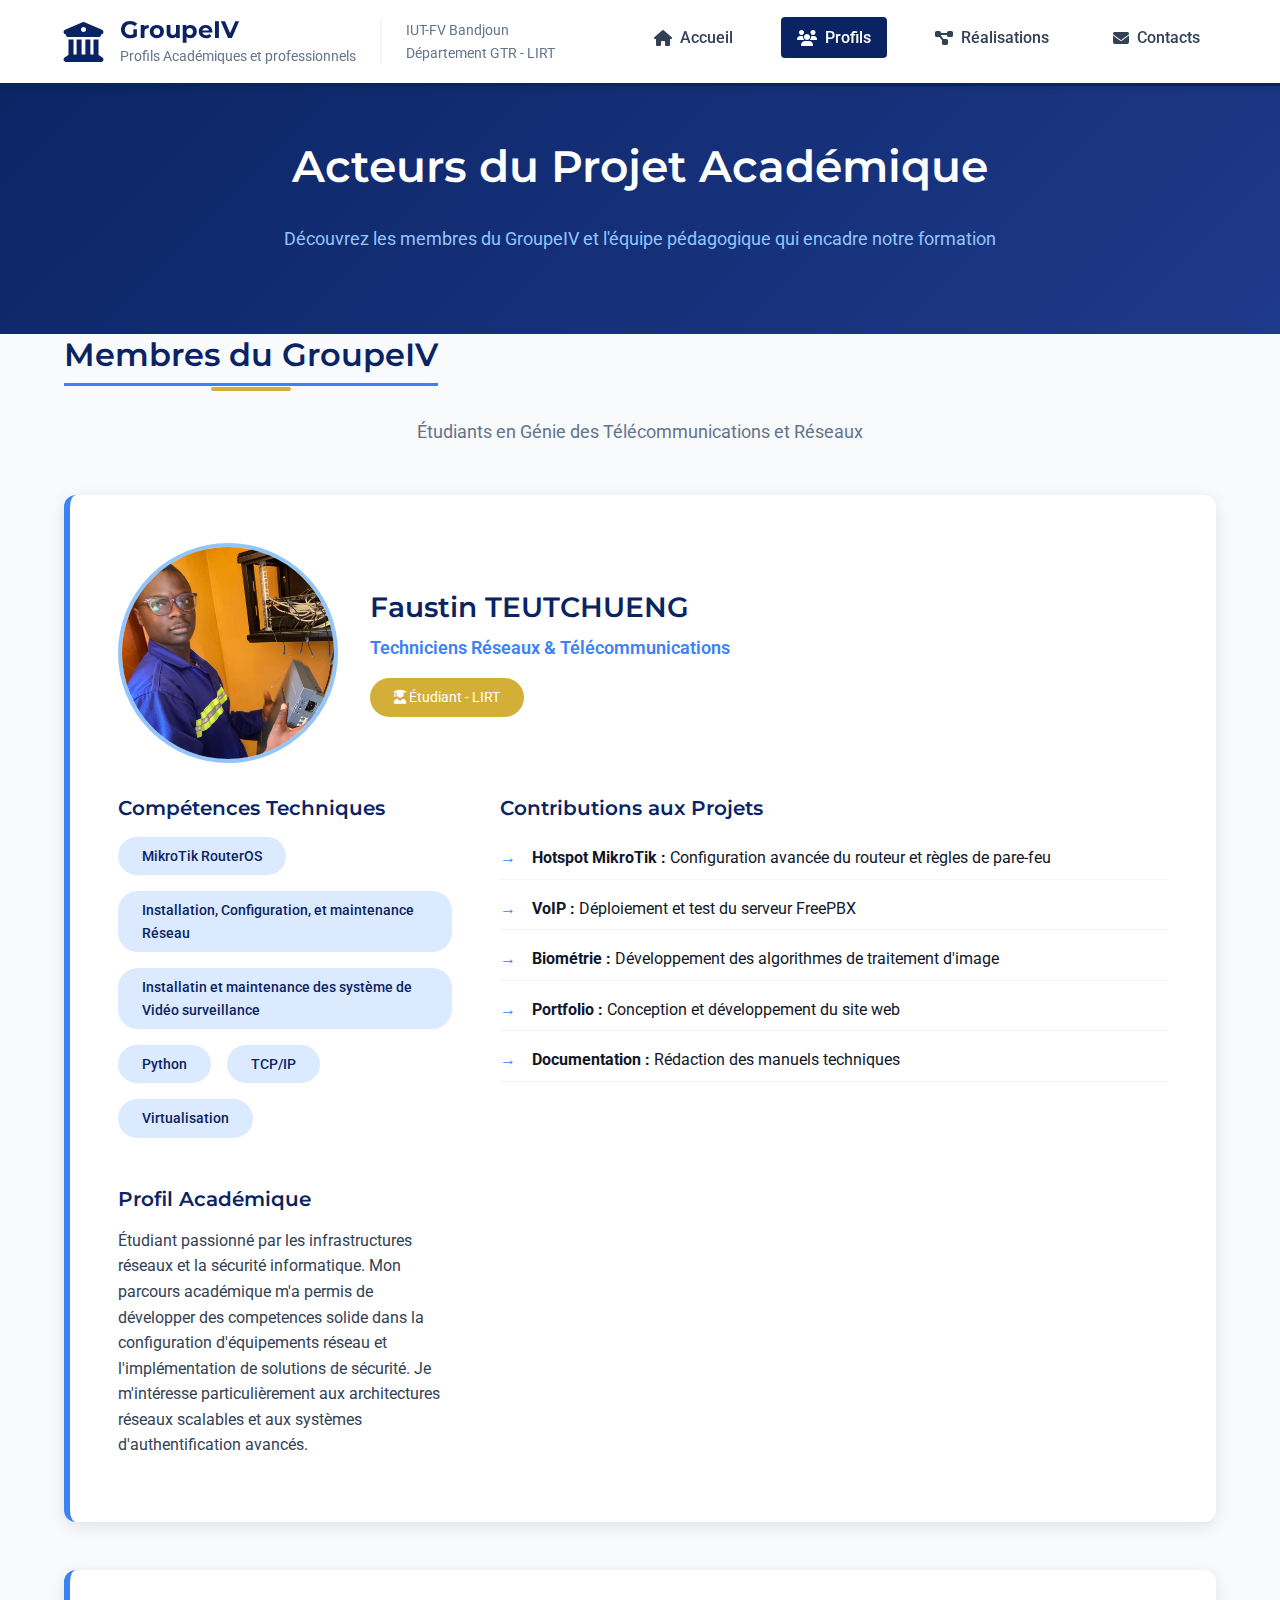
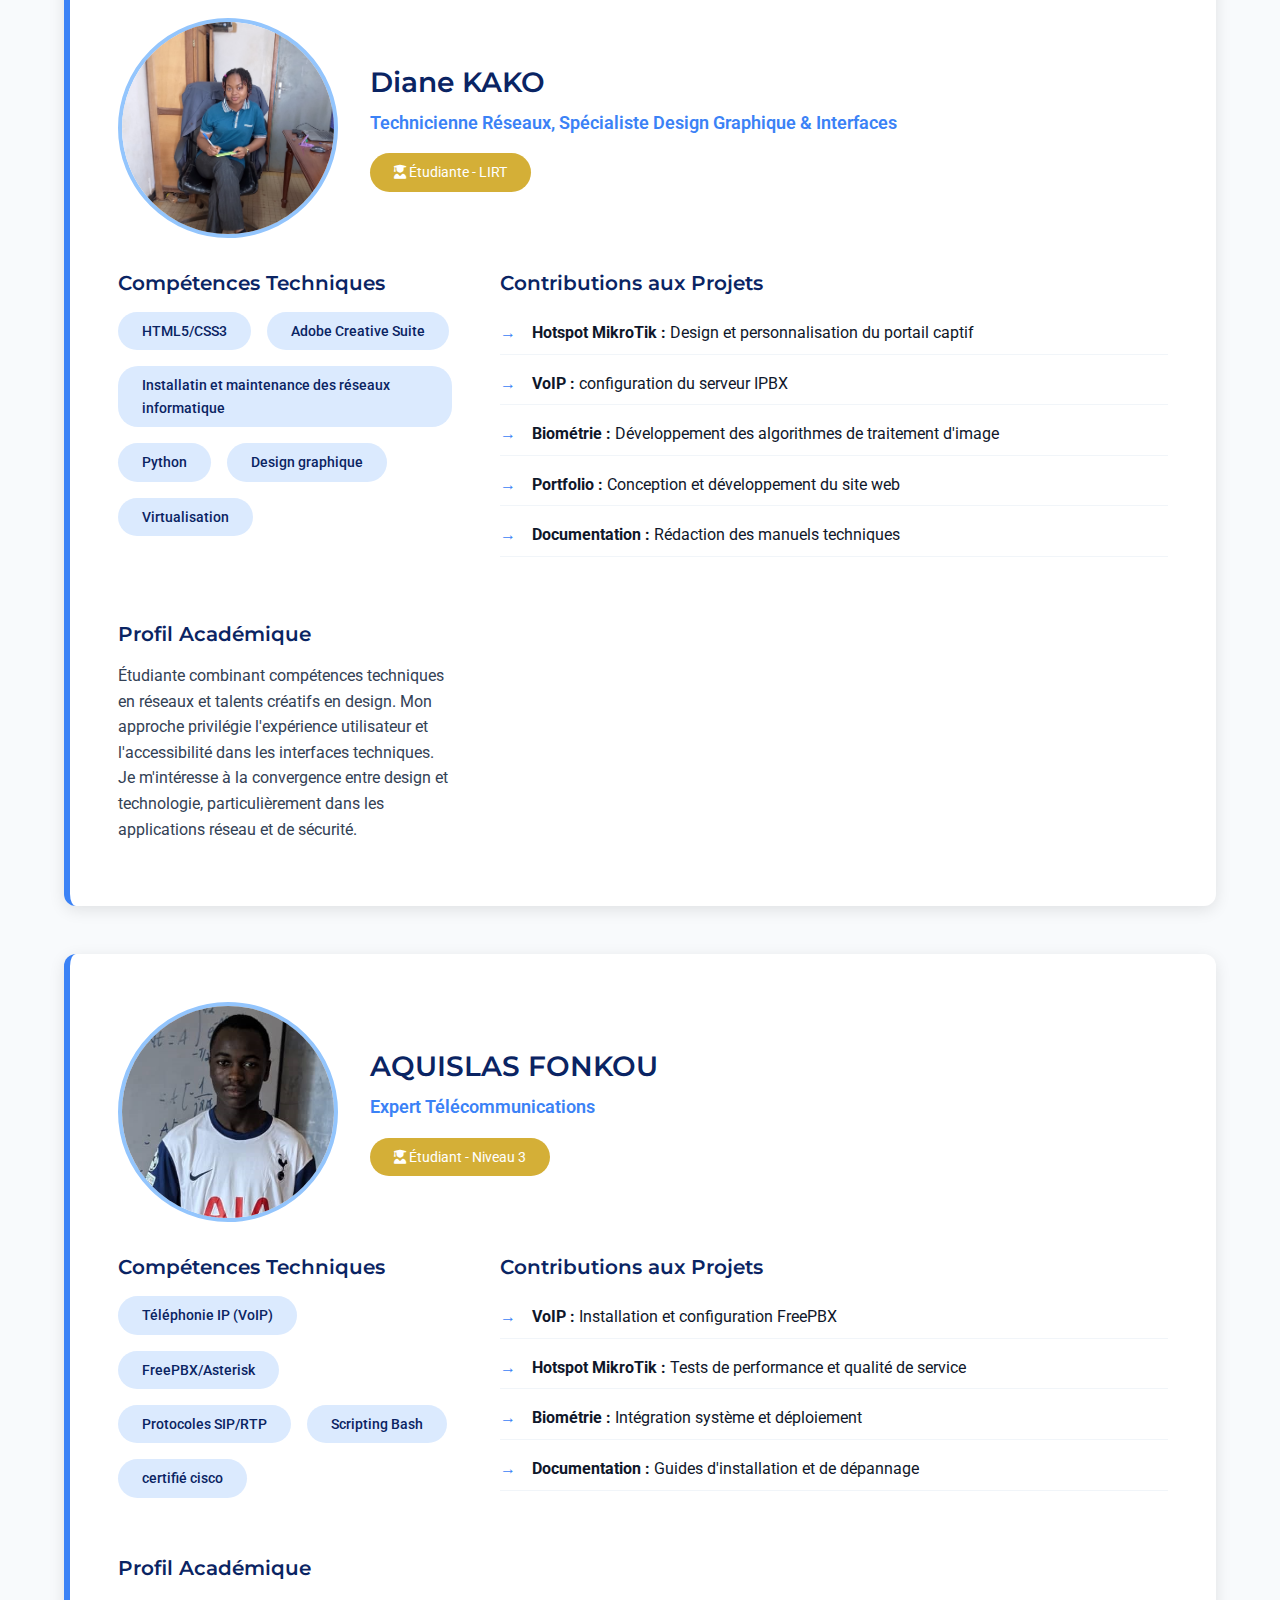
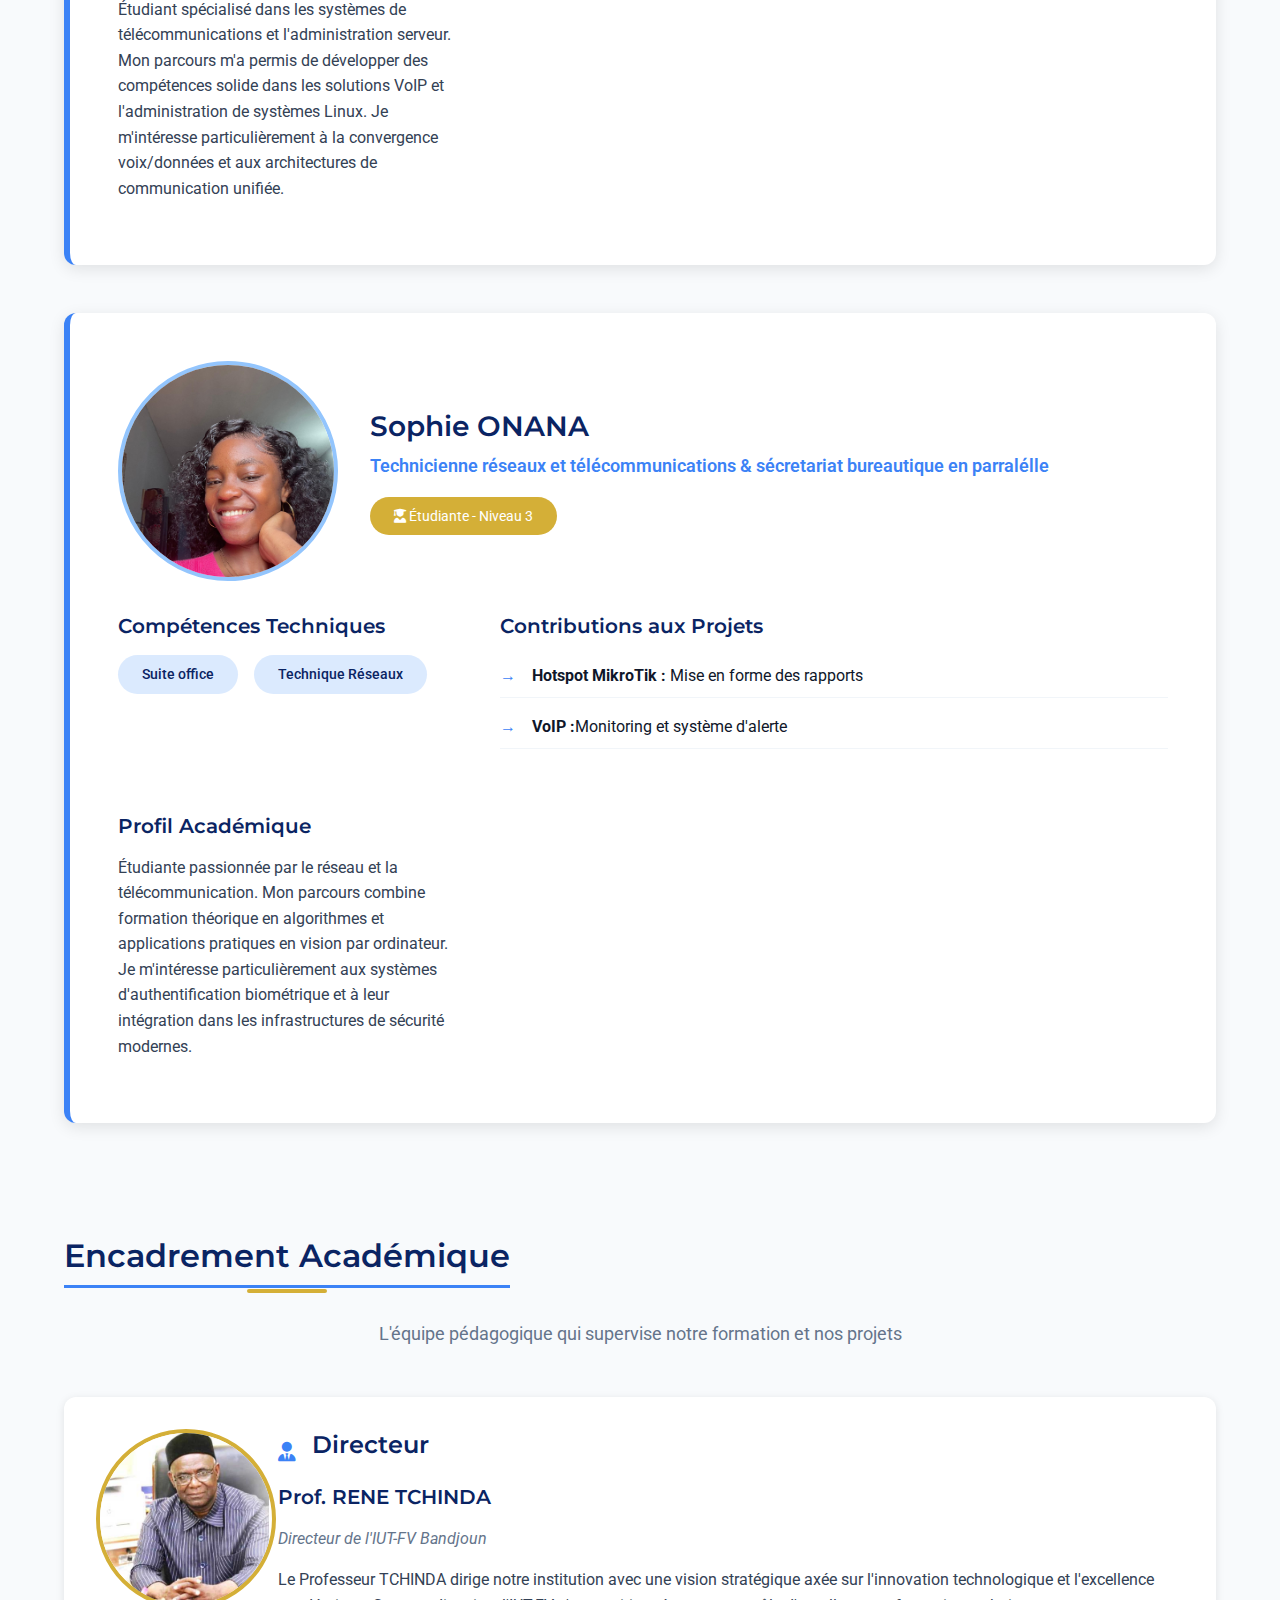
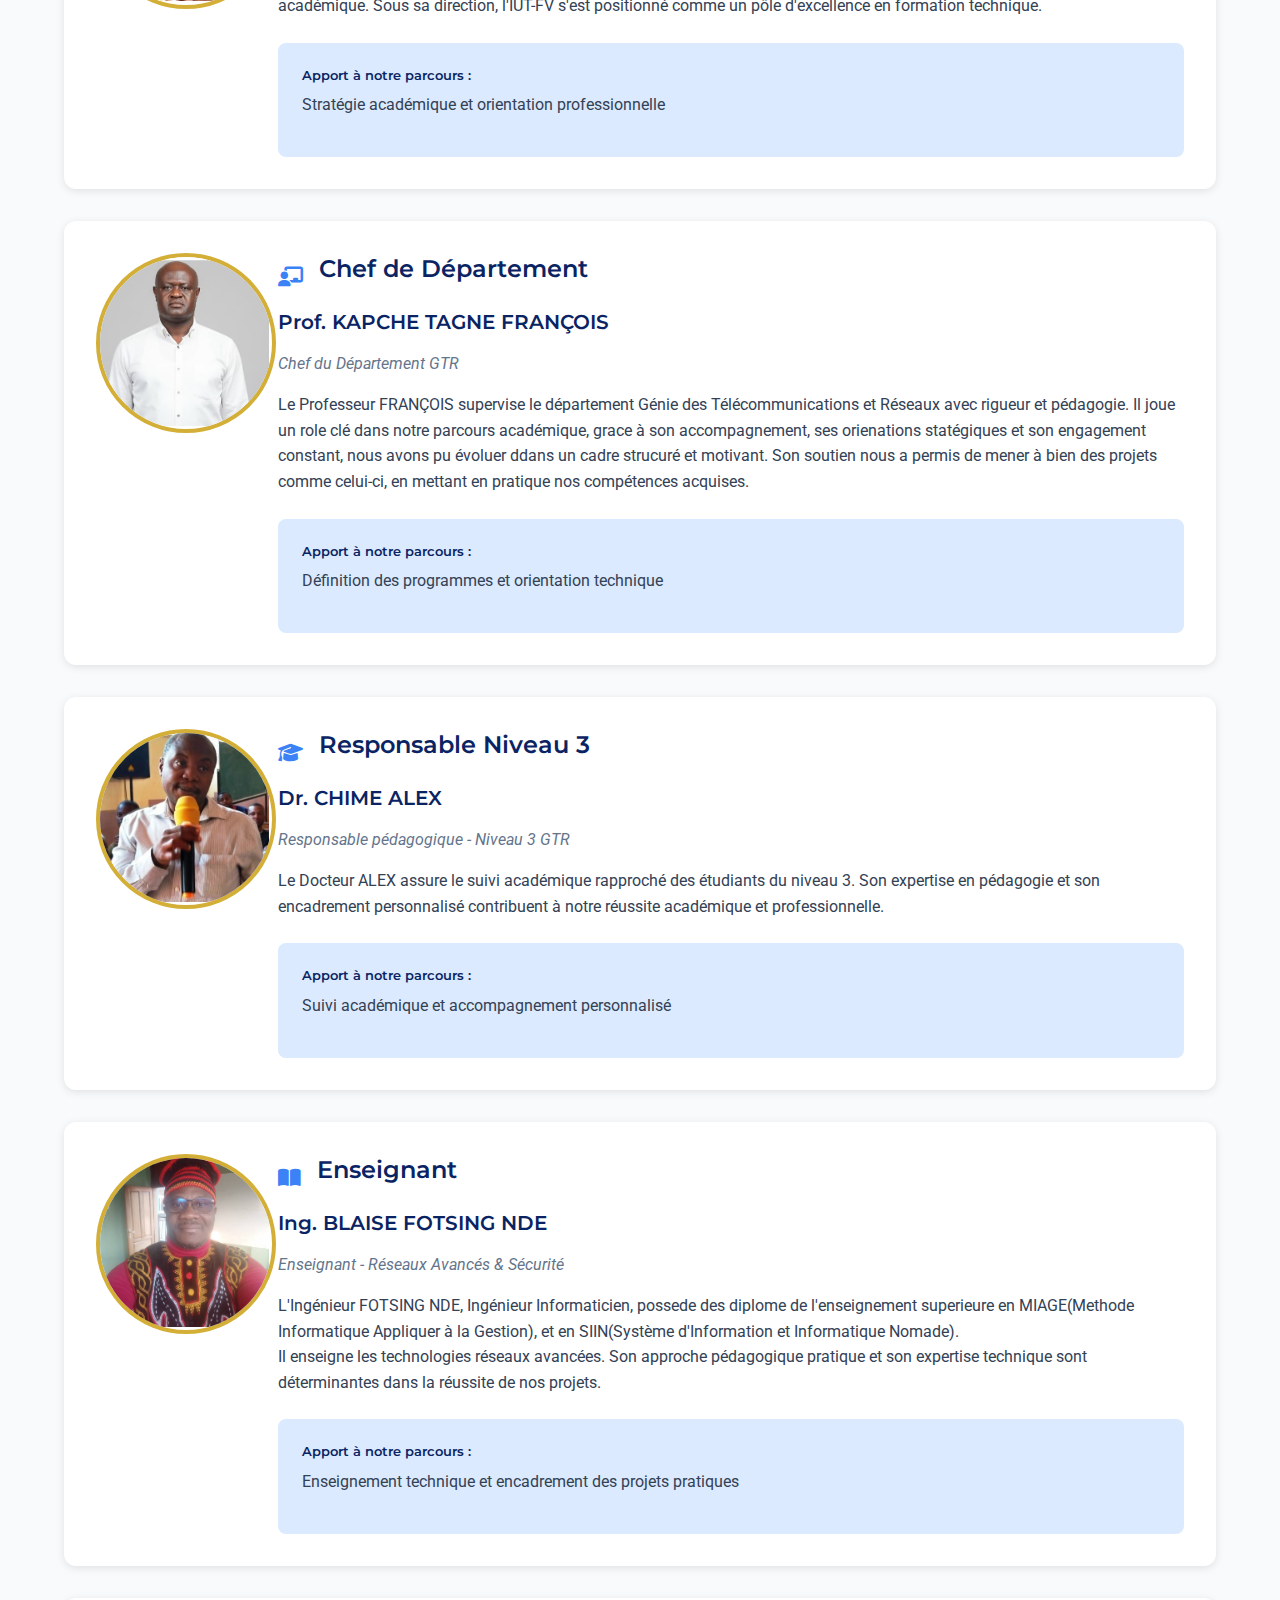
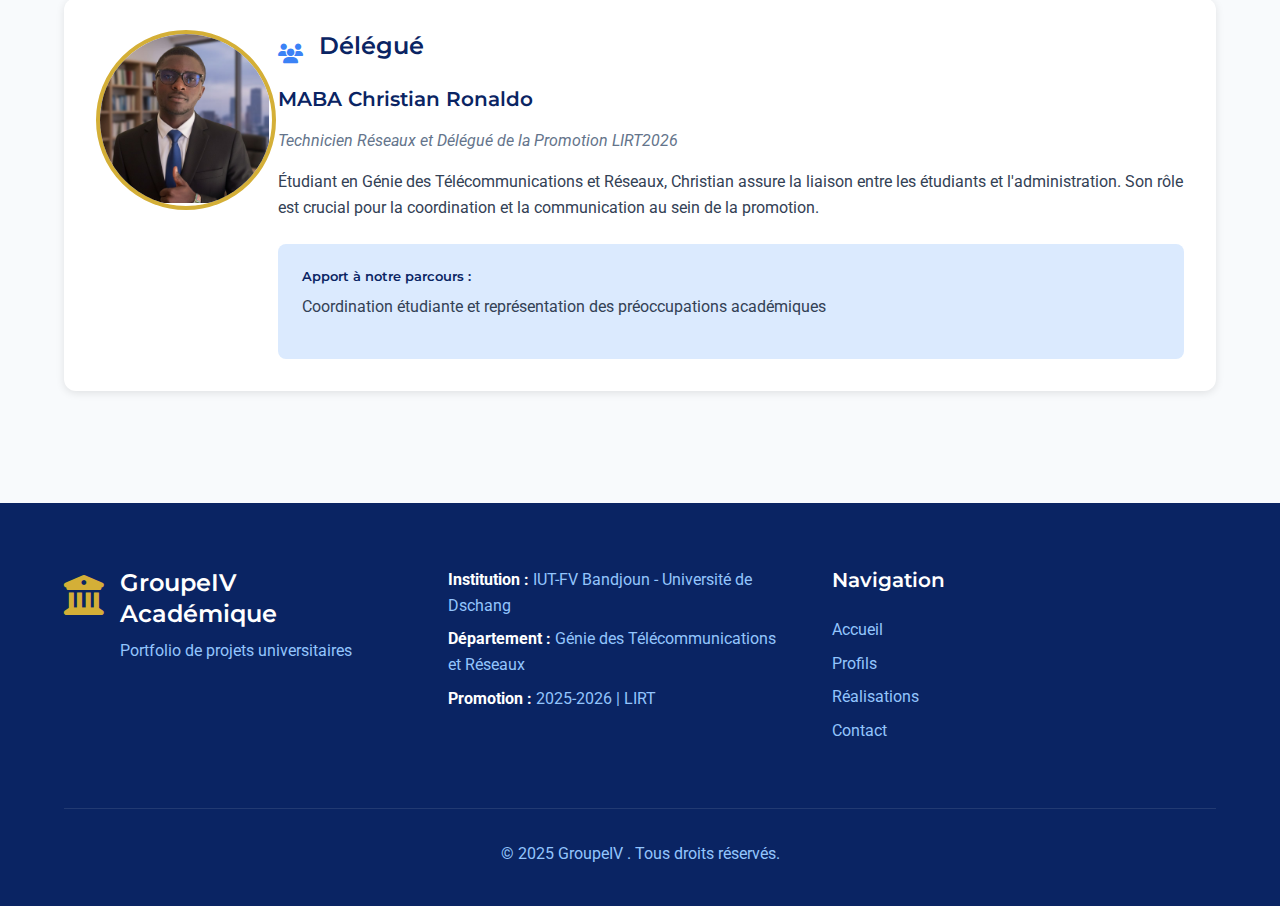
<file: profil.html>
<!DOCTYPE html>
<html lang="fr">
<head>
    <meta charset="UTF-8">
    <meta name="viewport" content="width=device-width, initial-scale=1.0">
    <title>- GroupeIV | Membres & Superviseur</title>
    <link rel="stylesheet" href="style.css">
    <link rel="stylesheet" href="https://cdnjs.cloudflare.com/ajax/libs/font-awesome/6.4.0/css/all.min.css">
    <link rel="preconnect" href="https://fonts.googleapis.com">
    <link rel="preconnect" href="https://fonts.gstatic.com" crossorigin>
    <link href="https://fonts.googleapis.com/css2?family=Roboto:wght@300;400;500;700&family=Montserrat:wght@400;500;600;700&family=Open+Sans:wght@400;600&display=swap" rel="stylesheet">
</head>
<body>
    <!-- EN-TETE -->
    <header class="header-academique">
        <div class="container">
            <div class="header-identite">
                <div class="logo-academique">
                    <i class="fas fa-university"></i>
                    <div class="logo-text">
                        <h1>GroupeIV</h1>
                        <p>Profils Académiques et professionnels</p>
                    </div>
                </div>
                <div class="institution-info">
                    <p>IUT-FV Bandjoun</p>
                    <p>Département GTR - LIRT</p>
                </div>
            </div>

            <nav class="nav-principale">
                <ul class="nav-liste">
                    <li><a href="index.html" class="nav-lien"><i class="fas fa-home"></i> Accueil</a></li>
                    <li><a href="profil.html" class="nav-lien actif"><i class="fas fa-users"></i> Profils</a></li>
                    <li><a href="realisations.html" class="nav-lien"><i class="fas fa-project-diagram"></i> Réalisations</a></li>
                    <li><a href="contact.html" class="nav-lien"><i class="fas fa-envelope"></i> Contacts</a></li>
                </ul>
            </nav>

            <button class="menu-burger" aria-label="Menu navigation">
                <i class="fas fa-bars"></i>
            </button>
        </div>
    </header>

    <main>
        <!-- SECTION HERO PROFILS -->
        <section class="hero-profil">
            <div class="container">
                <h2 class="hero-titre">Acteurs du Projet Académique</h2>
                <p class="hero-description">Découvrez les membres du GroupeIV et l'équipe pédagogique qui encadre notre formation</p>
            </div>
        </section>

        <!-- SECTION MEMBRES DU GROUPE -->
        <section class="section-membres" id="membres">
            <div class="container">
                <div class="section-header">
                    <h2 class="section-titre">Membres du GroupeIV</h2>
                    <p class="section-description">Étudiants en Génie des Télécommunications et Réseaux </p>
                </div>

                <!-- MEMBRE 1 : Faustin TEUTCHUENG -->
                <article class="membre-card">
                    <div class="membre-header">
                        <div class="membre-photo">
                            <img src="faustin.jpeg" alt="Faustin TEUTCHUENG" onerror="this.onerror=null; this.src='https://images.unsplash.com/photo-1507003211169-0a1dd7228f2d?ixlib=rb-4.0.3&auto=format&fit=crop&w=400&q=80'">
                        </div>
                        <div class="membre-identite">
                            <h3>Faustin TEUTCHUENG</h3>
                            <p class="membre-role">Techniciens Réseaux & Télécommunications</p>
                            <div class="membre-badge">
                                <i class="fas fa-user-graduate"></i> Étudiant - LIRT
                            </div>
                        </div>
                    </div>

                    <div class="membre-content">
                        <div class="membre-competences">
                            <h4>Compétences Techniques</h4>
                            <div class="competences-list">
                                <span class="competence-tag">MikroTik RouterOS</span>
                                <span class="competence-tag">Installation, Configuration, et maintenance Réseau</span>
                                <span class="competence-tag">Installatin et maintenance des système de Vidéo surveillance</span>
                                <span class="competence-tag">Python </span>
                                <span class="competence-tag">TCP/IP</span>
                                <span class="competence-tag">Virtualisation</span>
                            </div>
                        </div>

                        <div class="membre-contributions">
                            <h4>Contributions aux Projets</h4>
                            <ul>
                                <li><strong>Hotspot MikroTik :</strong> Configuration avancée du routeur et règles de pare-feu</li>
                                <li><strong>VoIP :</strong> Déploiement et test du serveur FreePBX</li>
                                <li><strong>Biométrie :</strong> Développement des algorithmes de traitement d'image</li>
                                <li><strong>Portfolio :</strong> Conception et développement du site web</li>
                                <li><strong>Documentation :</strong> Rédaction des manuels techniques</li>
                            </ul>
                        </div>

                        <div class="membre-description">
                            <h4>Profil Académique</h4>
                            <p>Étudiant passionné par les infrastructures réseaux et la sécurité informatique. Mon parcours académique m'a permis de développer des competences solide dans la configuration d'équipements réseau et l'implémentation de solutions de sécurité. Je m'intéresse particulièrement aux architectures réseaux scalables et aux systèmes d'authentification avancés.</p>
                        </div>
                    </div>
                </article>
                <!-- MEMBRE 2 : Diane KAKO -->
                <article class="membre-card">
                    <div class="membre-header">
                        <div class="membre-photo">
                            <img src="diane5.jpg" alt="Diane KAKO" onerror="this.onerror=null; this.src='https://images.unsplash.com/photo-1507003211169-0a1dd7228f2d?ixlib=rb-4.0.3&auto=format&fit=crop&w=400&q=80'">
                        </div>
                        <div class="membre-identite">
                            <h3>Diane KAKO</h3>
                            <p class="membre-role">Technicienne Réseaux, Spécialiste Design Graphique & Interfaces</p>
                            <div class="membre-badge">
                                <i class="fas fa-user-graduate"></i> Étudiante - LIRT
                            </div>
                        </div>
                    </div>

                    <div class="membre-content">
                        <div class="membre-competences">
                            <h4>Compétences Techniques</h4>
                            <div class="competences-list">
                                <span class="competence-tag">HTML5/CSS3</span>
                                <span class="competence-tag">Adobe Creative Suite</span>
                                <span class="competence-tag">Installatin et maintenance des réseaux informatique</span>
                                <span class="competence-tag">Python </span>
                                <span class="competence-tag">Design graphique</span>
                                <span class="competence-tag">Virtualisation</span>
                            </div>
                        </div>

                        <div class="membre-contributions">
                            <h4>Contributions aux Projets</h4>
                            <ul>
                                <li><strong>Hotspot MikroTik :</strong> Design et personnalisation du portail captif</li>
                                <li><strong>VoIP :</strong> configuration du serveur IPBX</li>
                                <li><strong>Biométrie :</strong> Développement des algorithmes de traitement d'image</li>
                                <li><strong>Portfolio :</strong> Conception et développement du site web</li>
                                <li><strong>Documentation :</strong> Rédaction des manuels techniques</li>
                            </ul>
                        </div>

                        <div class="membre-description">
                            <h4>Profil Académique</h4>
                            <p>Étudiante combinant compétences techniques en réseaux et talents créatifs en design. Mon approche privilégie l'expérience utilisateur et l'accessibilité dans les interfaces techniques. Je m'intéresse à la convergence entre design et technologie, particulièrement dans les applications réseau et de sécurité.</p>
                        </div>
                    </div>
                </article>
               
                <!-- MEMBRE 3 : AQUISLAS FONKOU -->
                <article class="membre-card">
                    <div class="membre-header">
                        <div class="membre-photo">
                            <img src="aquislas.jpg" alt="AQUISLAS FONKOU" onerror="this.onerror=null; this.src='https://images.unsplash.com/photo-1472099645785-5658abf4ff4e?ixlib=rb-4.0.3&auto=format&fit=crop&w=400&q=80'">
                        </div>
                        <div class="membre-identite">
                            <h3>AQUISLAS FONKOU</h3>
                            <p class="membre-role">Expert Télécommunications</p>
                            <div class="membre-badge">
                                <i class="fas fa-user-graduate"></i> Étudiant - Niveau 3
                            </div>
                        </div>
                    </div>

                    <div class="membre-content">
                        <div class="membre-competences">
                            <h4>Compétences Techniques</h4>
                            <div class="competences-list">
                                <span class="competence-tag">Téléphonie IP (VoIP)</span>
                                <span class="competence-tag">FreePBX/Asterisk</span>
                                <span class="competence-tag">Protocoles SIP/RTP</span>
                                <span class="competence-tag">Scripting Bash</span>
                                <span class="competence-tag">certifié cisco</span>
                            </div>
                        </div>

                        <div class="membre-contributions">
                            <h4>Contributions aux Projets</h4>
                            <ul>
                                <li><strong>VoIP :</strong> Installation et configuration FreePBX</li>
                                <li><strong>Hotspot MikroTik :</strong> Tests de performance et qualité de service</li>
                                <li><strong>Biométrie :</strong> Intégration système et déploiement</li>
                                <li><strong>Documentation :</strong> Guides d'installation et de dépannage</li>
                            </ul>
                        </div>

                        <div class="membre-description">
                            <h4>Profil Académique</h4>
                            <p>Étudiant spécialisé dans les systèmes de télécommunications et l'administration serveur. Mon parcours m'a permis de développer des compétences solide dans les solutions VoIP et l'administration de systèmes Linux. Je m'intéresse particulièrement à la convergence voix/données et aux architectures de communication unifiée.</p>
                        </div>
                    </div>
                </article>

                <!-- MEMBRE 4 : Sophie ONANA -->
                <article class="membre-card">
                    <div class="membre-header">
                        <div class="membre-photo">
                            <img src="sophie.jpeg" alt="Sophie ONANA" onerror="this.onerror=null; this.src='https://images.unsplash.com/photo-1494790108755-2616b612b786?ixlib=rb-4.0.3&auto=format&fit=crop&w=400&q=80'">
                        </div>
                        <div class="membre-identite">
                            <h3>Sophie ONANA</h3>
                            <p class="membre-role">Technicienne réseaux et télécommunications & sécretariat bureautique en parralélle</p>
                            <div class="membre-badge">
                                <i class="fas fa-user-graduate"></i> Étudiante - Niveau 3
                            </div>
                        </div>
                    </div>

                    <div class="membre-content">
                        <div class="membre-competences">
                            <h4>Compétences Techniques</h4>
                            <div class="competences-list">
                                <span class="competence-tag">Suite office</span>
                                <span class="competence-tag">Technique Réseaux</span>
                            </div>
                        </div>

                        <div class="membre-contributions">
                            <h4>Contributions aux Projets</h4>
                            <ul>
                                <li><strong>Hotspot MikroTik :</strong> Mise en forme des rapports</li>
                                <li><strong>VoIP :</strong>Monitoring et système d'alerte</li>
                            </ul>
                        </div>

                        <div class="membre-description">
                            <h4>Profil Académique</h4>
                            <p>Étudiante passionnée par le réseau et la télécommunication. Mon parcours combine formation théorique en algorithmes et applications pratiques en vision par ordinateur. Je m'intéresse particulièrement aux systèmes d'authentification biométrique et à leur intégration dans les infrastructures de sécurité modernes.</p>
                        </div>
                    </div>
                </article>
            </div>
        </section>

        <!-- SECTION ENCADREMENT ACADEMIQUE -->
        <section class="section-encadrement" id="encadrement">
            <div class="container">
                <div class="section-header">
                    <h2 class="section-titre">Encadrement Académique</h2>
                    <p class="section-description">L'équipe pédagogique qui supervise notre formation et nos projets</p>
                </div>

                <div class="encadrement-grid">
                    <!-- DIRECTEUR -->
                    <div class="encadrant-card">
                        <div class="encadrant-photo">
                            <img src="directeur.jpg" alt="Prof René Tchinda" onerror="this.onerror=null; this.src='https://images.unsplash.com/photo-1582750433449-648ed127bb54?ixlib=rb-4.0.3&auto=format&fit=crop&w=400&q=80'">
                        </div>
                        <div class="encadrant-content">
                            <div class="encadrant-role">
                                <i class="fas fa-user-tie"></i>
                                <h3>Directeur</h3>
                            </div>
                            <h4>Prof. RENE TCHINDA</h4>
                            <p class="encadrant-fonction">Directeur de l'IUT-FV Bandjoun</p>
                            <div class="encadrant-description">
                                <p>Le Professeur TCHINDA dirige notre institution avec une vision stratégique axée sur l'innovation technologique et l'excellence académique. Sous sa direction, l'IUT-FV s'est positionné comme un pôle d'excellence en formation technique.</p>
                            </div>
                            <div class="encadrant-apport">
                                <h5>Apport à notre parcours :</h5>
                                <p>Stratégie académique et orientation professionnelle</p>
                            </div>
                        </div>
                    </div>

                    <!-- CHEF DE DEPARTEMENT -->
                    <div class="encadrant-card">
                        <div class="encadrant-photo">
                            <img src="Pr Kapche.jpg" alt="Prof Kapche Tagne François" onerror="this.onerror=null; this.src='https://images.unsplash.com/photo-1560250097-0b93528c311a?ixlib=rb-4.0.3&auto=format&fit=crop&w=400&q=80'">
                        </div>
                        <div class="encadrant-content">
                            <div class="encadrant-role">
                                <i class="fas fa-chalkboard-teacher"></i>
                                <h3>Chef de Département</h3>
                            </div>
                            <h4>Prof. KAPCHE TAGNE FRANÇOIS </h4>
                            <p class="encadrant-fonction">Chef du Département GTR</p>
                            <div class="encadrant-description">
                                <p>Le Professeur FRANÇOIS supervise le département Génie des Télécommunications et Réseaux avec rigueur et pédagogie. Il joue un role clé dans notre parcours académique, grace à son accompagnement, ses orienations statégiques et son engagement constant, nous avons pu évoluer ddans un cadre strucuré et motivant. Son soutien nous a permis de mener à bien des projets comme celui-ci, en mettant en pratique nos compétences acquises. </p>
                            </div>
                            <div class="encadrant-apport">
                                <h5>Apport à notre parcours :</h5>
                                <p>Définition des programmes et orientation technique</p>
                            </div>
                        </div>
                    </div>

                    <!-- RESPONSABLE NIVEAU 3 -->
                    <div class="encadrant-card">
                        <div class="encadrant-photo">
                            <img src="Dr chime.jpeg" alt="Dr Chime Alex" onerror="this.onerror=null; this.src=''">
                        </div>
                        <div class="encadrant-content">
                            <div class="encadrant-role">
                                <i class="fas fa-graduation-cap"></i>
                                <h3>Responsable Niveau 3</h3>
                            </div>
                            <h4>Dr. CHIME ALEX</h4>
                            <p class="encadrant-fonction">Responsable pédagogique - Niveau 3 GTR</p>
                            <div class="encadrant-description">
                                <p>Le Docteur ALEX assure le suivi académique rapproché des étudiants du niveau 3. Son expertise en pédagogie et son encadrement personnalisé contribuent à notre réussite académique et professionnelle.</p>
                            </div>
                            <div class="encadrant-apport">
                                <h5>Apport à notre parcours :</h5>
                                <p>Suivi académique et accompagnement personnalisé</p>
                            </div>
                        </div>
                    </div>

                    <!-- ENSEIGNANT -->
                    <div class="encadrant-card">
                        <div class="encadrant-photo">
                            <img src="1.jpeg" alt="Ing Blaise Fotsing NDE" onerror="this.onerror=null; this.src='https://images.unsplash.com/photo-1568602471122-7832951cc4c5?ixlib=rb-4.0.3&auto=format&fit=crop&w=400&q=80'">
                        </div>
                        <div class="encadrant-content">
                            <div class="encadrant-role">
                                <i class="fas fa-book-open"></i>
                                <h3>Enseignant</h3>
                            </div>
                            <h4>Ing. BLAISE FOTSING NDE</h4>
                            <p class="encadrant-fonction">Enseignant - Réseaux Avancés & Sécurité</p>
                            <div class="encadrant-description">
                                <p>L'Ingénieur FOTSING NDE, Ingénieur Informaticien, possede des diplome de l'enseignement superieure en MIAGE(Methode Informatique Appliquer à la Gestion), et en SIIN(Système d'Information et Informatique Nomade).<br>
                                    Il enseigne les technologies réseaux avancées. Son approche pédagogique pratique et son expertise technique sont déterminantes dans la réussite de nos projets.</p>
                            </div>
                            <div class="encadrant-apport">
                                <h5>Apport à notre parcours :</h5>
                                <p>Enseignement technique et encadrement des projets pratiques</p>
                            </div>
                        </div>
                    </div>

                    <!-- DELEGUE -->
                    <div class="encadrant-card">
                        <div class="encadrant-photo">
                            <img src="Maba.jpg" alt="MABA Christian Ronaldo" onerror="this.onerror=null; this.src='https://images.unsplash.com/photo-1507003211169-0a1dd7228f2d?ixlib=rb-4.0.3&auto=format&fit=crop&w=400&q=80'">
                        </div>
                        <div class="encadrant-content">
                            <div class="encadrant-role">
                                <i class="fas fa-users"></i>
                                <h3>Délégué</h3>
                            </div>
                            <h4>MABA Christian Ronaldo</h4>
                            <p class="encadrant-fonction">Technicien Réseaux et Délégué de la Promotion LIRT2026</p>
                            <div class="encadrant-description">
                                <p>Étudiant en Génie des Télécommunications et Réseaux, Christian assure la liaison entre les étudiants et l'administration. Son rôle est crucial pour la coordination et la communication au sein de la promotion.</p>
                            </div>
                            <div class="encadrant-apport">
                                <h5>Apport à notre parcours :</h5>
                                <p>Coordination étudiante et représentation des préoccupations académiques</p>
                            </div>
                        </div>
                    </div>
                </div>
            </div>
        </section>
    </main>

    <footer class="footer-academique">
        <div class="container">
            <div class="footer-content">
                <div class="footer-logo">
                    <i class="fas fa-university"></i>
                    <div>
                        <h3>GroupeIV Académique</h3>
                        <p>Portfolio de projets universitaires</p>
                    </div>
                </div>
                
                <div class="footer-info">
                    <p><strong>Institution :</strong> IUT-FV Bandjoun - Université de Dschang</p>
                    <p><strong>Département :</strong> Génie des Télécommunications et Réseaux</p>
                    <p><strong>Promotion :</strong> 2025-2026 | LIRT</p>
                </div>
                
                <div class="footer-nav">
                    <h4>Navigation</h4>
                    <ul>
                        <li><a href="index.html">Accueil</a></li>
                        <li><a href="profil.html">Profils</a></li>
                        <li><a href="realisations.html">Réalisations</a></li>
                        <li><a href="contact.html">Contact</a></li>
                    </ul>
                </div>
            </div>
            
            <div class="footer-copyright">
                <p>&copy; 2025 GroupeIV . Tous droits réservés.</p>
            </div>
        </div>
    </footer>

    <script src="script.js"></script>
</body>
</html>
</file>
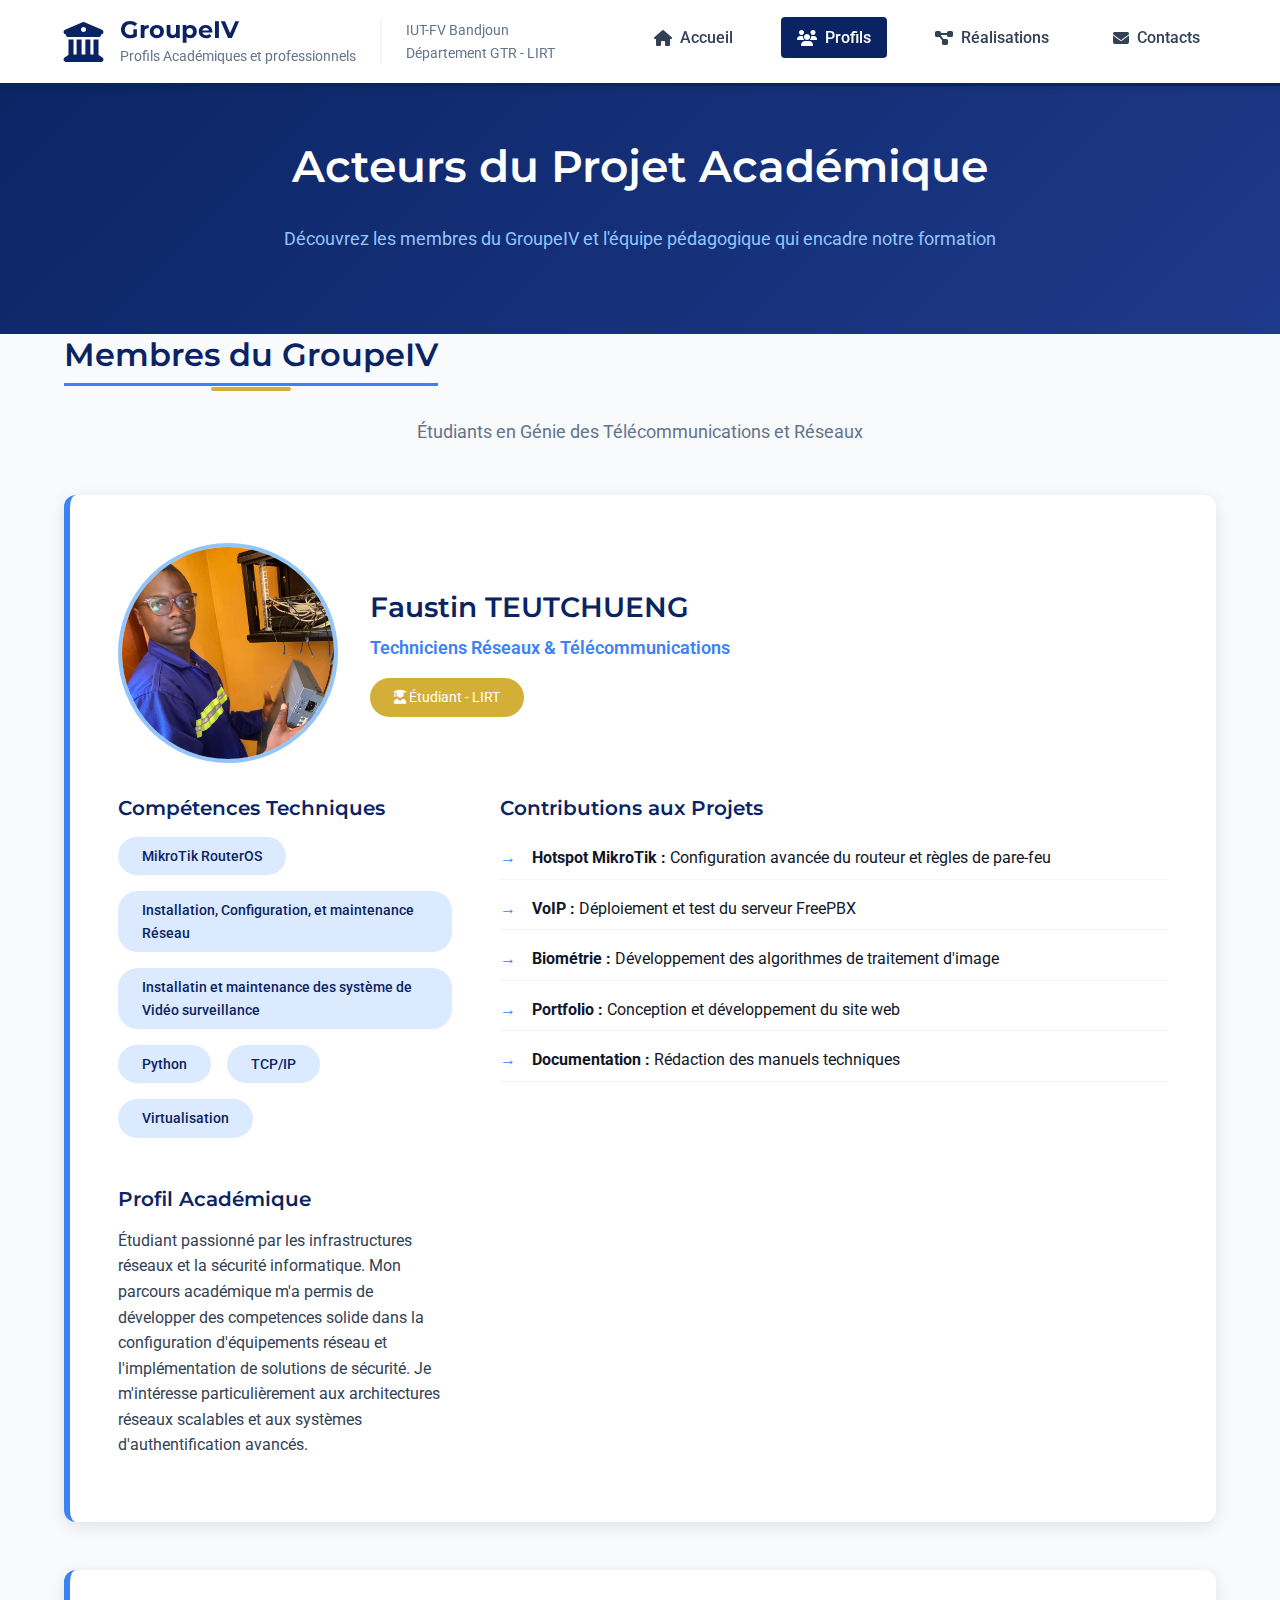
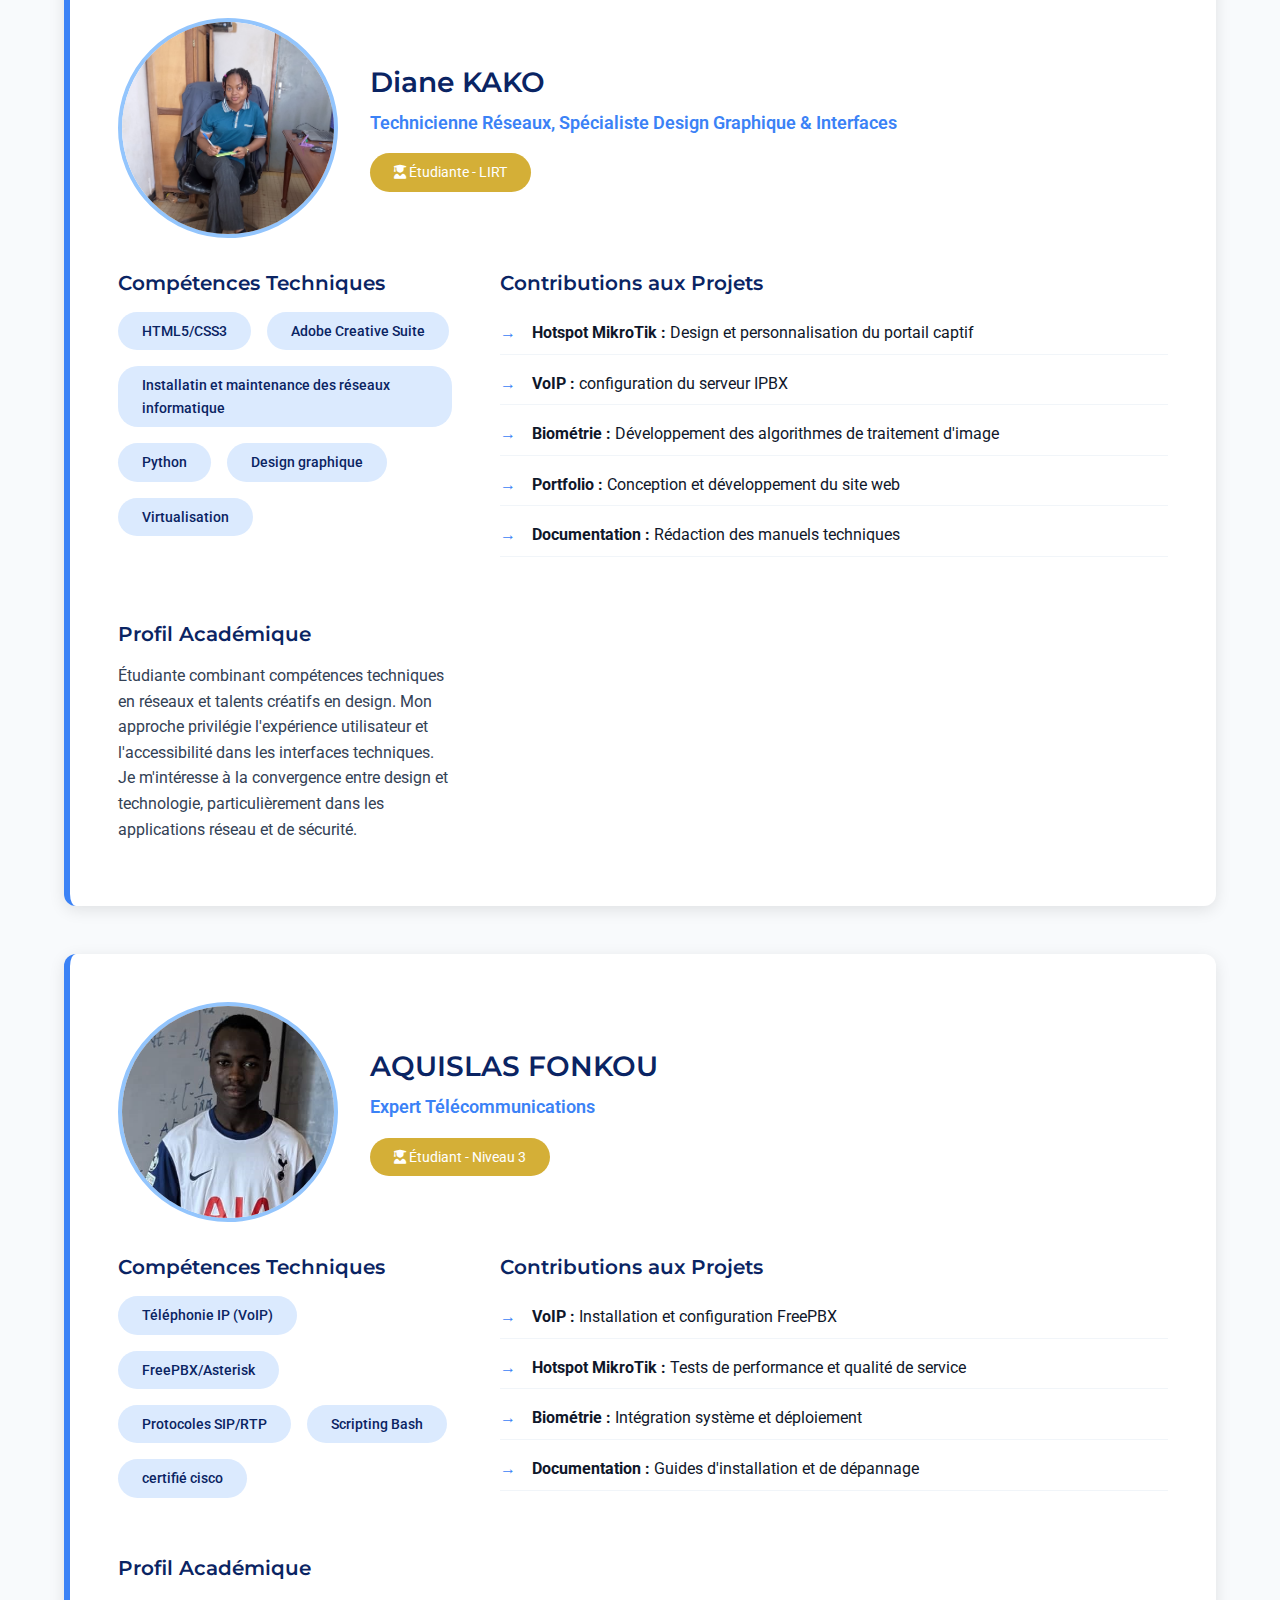
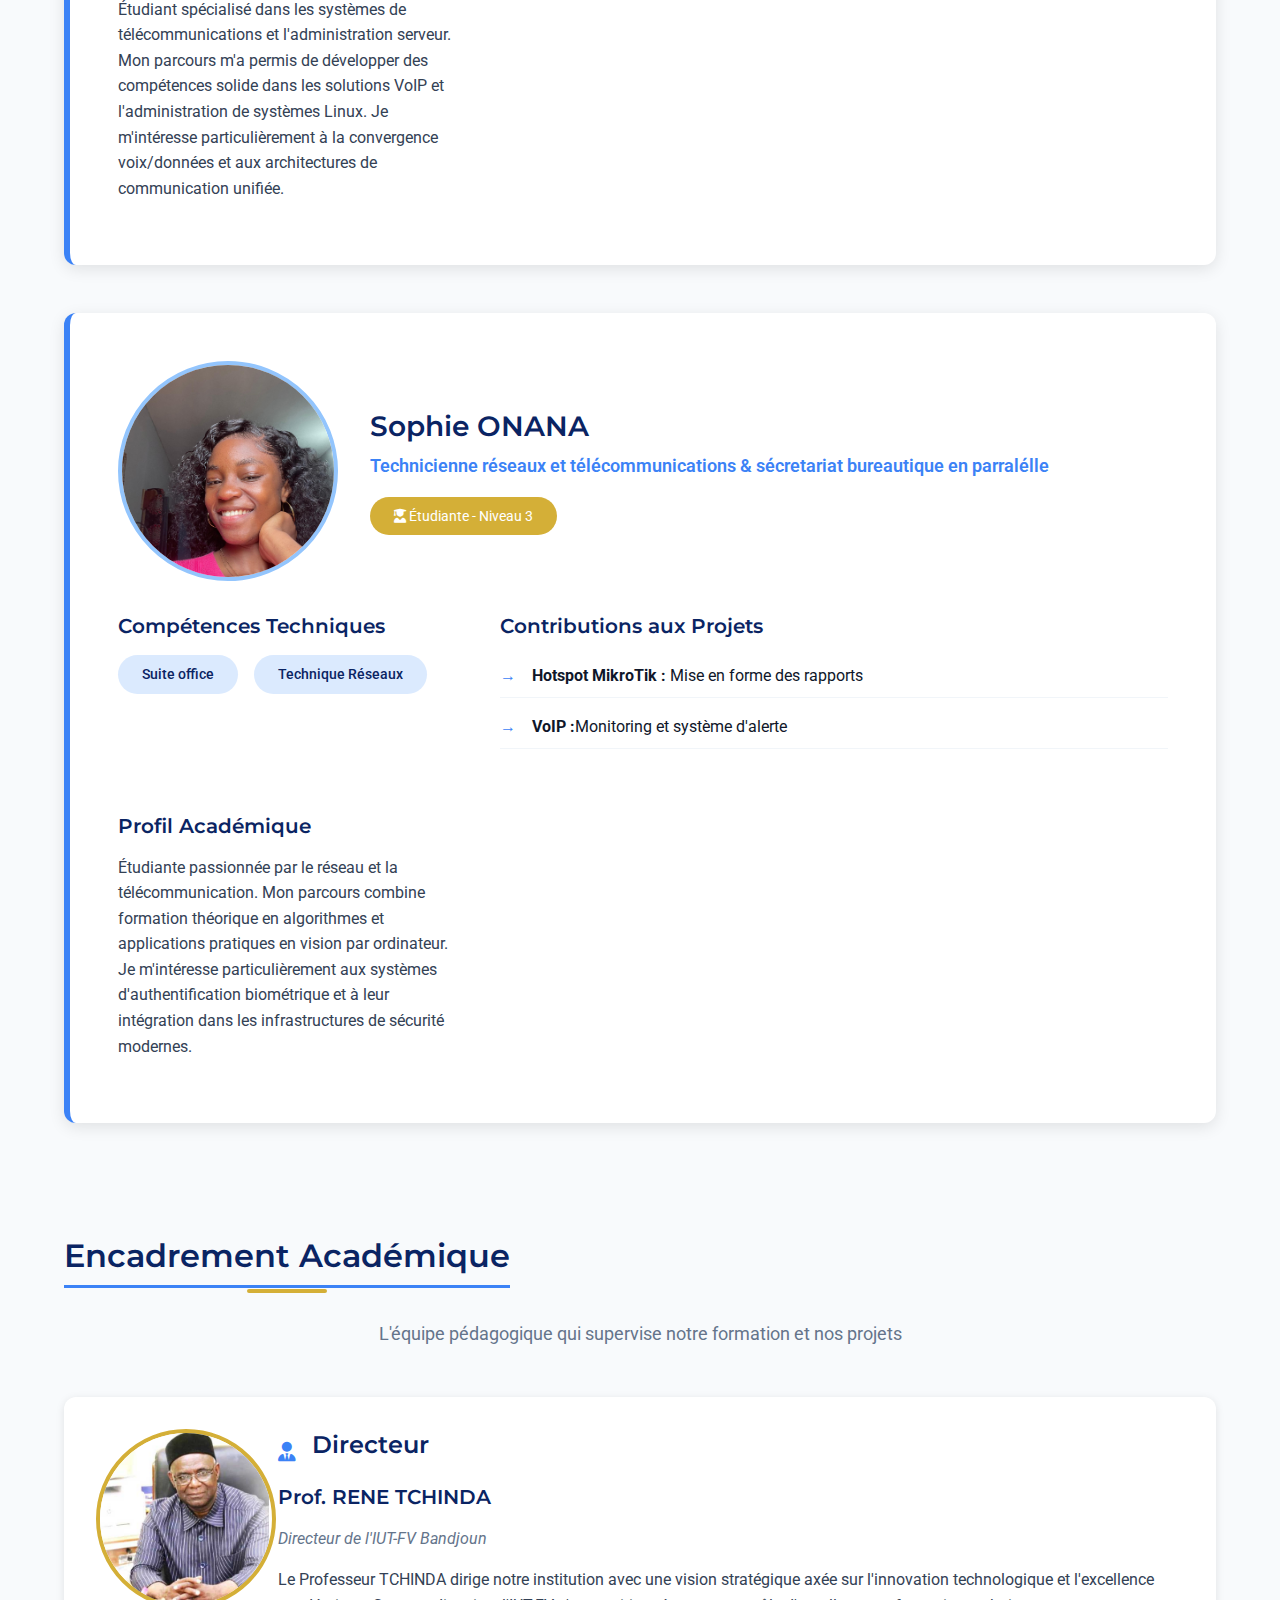
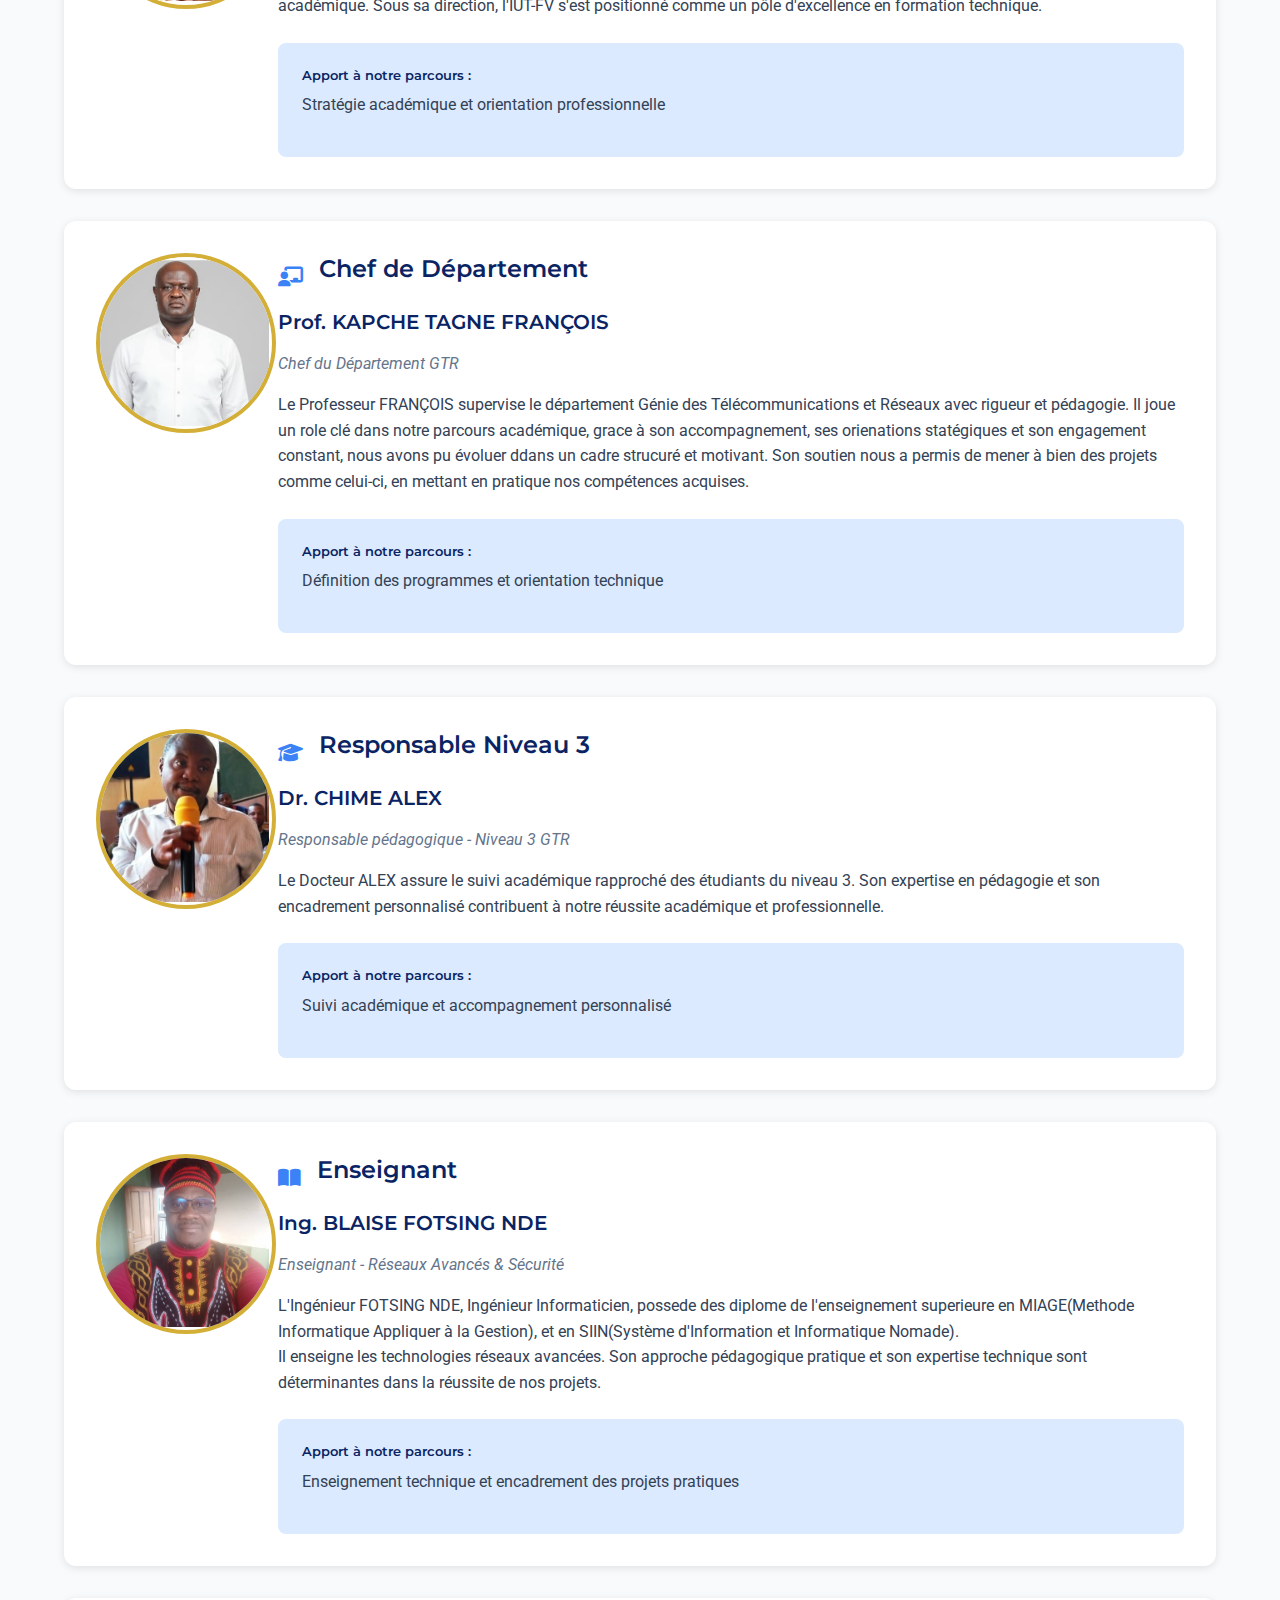
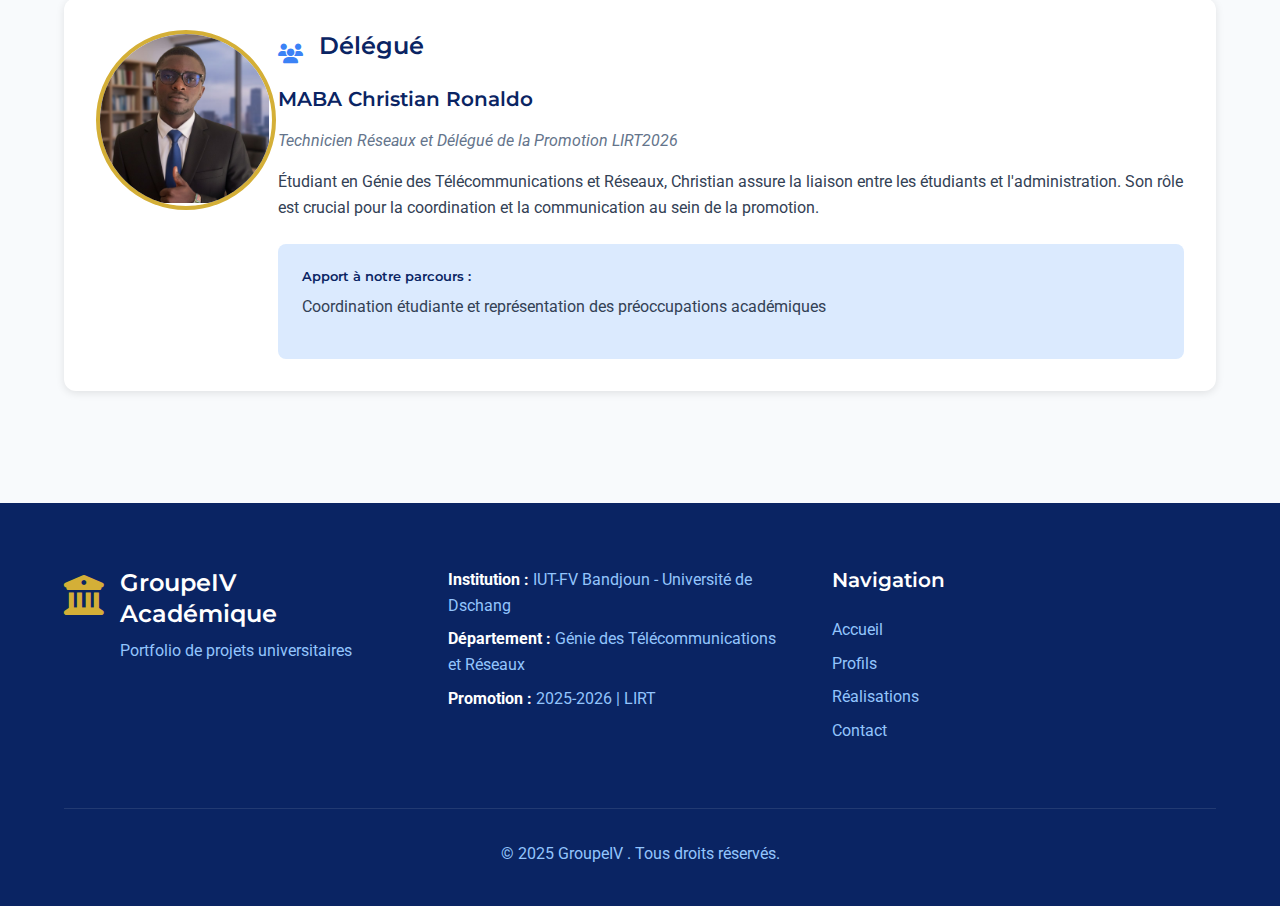
<file: SiteWeb-groupeIV/profil.html>
<!DOCTYPE html>
<html lang="fr">
<head>
    <meta charset="UTF-8">
    <meta name="viewport" content="width=device-width, initial-scale=1.0">
    <title>- GroupeIV | Membres & Superviseur</title>
    <link rel="stylesheet" href="style.css">
    <link rel="stylesheet" href="https://cdnjs.cloudflare.com/ajax/libs/font-awesome/6.4.0/css/all.min.css">
    <link rel="preconnect" href="https://fonts.googleapis.com">
    <link rel="preconnect" href="https://fonts.gstatic.com" crossorigin>
    <link href="https://fonts.googleapis.com/css2?family=Roboto:wght@300;400;500;700&family=Montserrat:wght@400;500;600;700&family=Open+Sans:wght@400;600&display=swap" rel="stylesheet">
</head>
<body>
    <!-- EN-TETE -->
    <header class="header-academique">
        <div class="container">
            <div class="header-identite">
                <div class="logo-academique">
                    <i class="fas fa-university"></i>
                    <div class="logo-text">
                        <h1>GroupeIV</h1>
                        <p>Profils Académiques et professionnels</p>
                    </div>
                </div>
                <div class="institution-info">
                    <p>IUT-FV Bandjoun</p>
                    <p>Département GTR - LIRT</p>
                </div>
            </div>

            <nav class="nav-principale">
                <ul class="nav-liste">
                    <li><a href="index.html" class="nav-lien"><i class="fas fa-home"></i> Accueil</a></li>
                    <li><a href="profil.html" class="nav-lien actif"><i class="fas fa-users"></i> Profils</a></li>
                    <li><a href="realisations.html" class="nav-lien"><i class="fas fa-project-diagram"></i> Réalisations</a></li>
                    <li><a href="contact.html" class="nav-lien"><i class="fas fa-envelope"></i> Contacts</a></li>
                </ul>
            </nav>

            <button class="menu-burger" aria-label="Menu navigation">
                <i class="fas fa-bars"></i>
            </button>
        </div>
    </header>

    <main>
        <!-- SECTION HERO PROFILS -->
        <section class="hero-profil">
            <div class="container">
                <h2 class="hero-titre">Acteurs du Projet Académique</h2>
                <p class="hero-description">Découvrez les membres du GroupeIV et l'équipe pédagogique qui encadre notre formation</p>
            </div>
        </section>

        <!-- SECTION MEMBRES DU GROUPE -->
        <section class="section-membres" id="membres">
            <div class="container">
                <div class="section-header">
                    <h2 class="section-titre">Membres du GroupeIV</h2>
                    <p class="section-description">Étudiants en Génie des Télécommunications et Réseaux </p>
                </div>

                <!-- MEMBRE 1 : Faustin TEUTCHUENG -->
                <article class="membre-card">
                    <div class="membre-header">
                        <div class="membre-photo">
                            <img src="images/faustin.jpeg" alt="Faustin TEUTCHUENG" onerror="this.onerror=null; this.src='https://images.unsplash.com/photo-1507003211169-0a1dd7228f2d?ixlib=rb-4.0.3&auto=format&fit=crop&w=400&q=80'">
                        </div>
                        <div class="membre-identite">
                            <h3>Faustin TEUTCHUENG</h3>
                            <p class="membre-role">Techniciens Réseaux & Télécommunications</p>
                            <div class="membre-badge">
                                <i class="fas fa-user-graduate"></i> Étudiant - LIRT
                            </div>
                        </div>
                    </div>

                    <div class="membre-content">
                        <div class="membre-competences">
                            <h4>Compétences Techniques</h4>
                            <div class="competences-list">
                                <span class="competence-tag">MikroTik RouterOS</span>
                                <span class="competence-tag">Installation, Configuration, et maintenance Réseau</span>
                                <span class="competence-tag">Installatin et maintenance des système de Vidéo surveillance</span>
                                <span class="competence-tag">Python </span>
                                <span class="competence-tag">TCP/IP</span>
                                <span class="competence-tag">Virtualisation</span>
                            </div>
                        </div>

                        <div class="membre-contributions">
                            <h4>Contributions aux Projets</h4>
                            <ul>
                                <li><strong>Hotspot MikroTik :</strong> Configuration avancée du routeur et règles de pare-feu</li>
                                <li><strong>VoIP :</strong> Déploiement et test du serveur FreePBX</li>
                                <li><strong>Biométrie :</strong> Développement des algorithmes de traitement d'image</li>
                                <li><strong>Portfolio :</strong> Conception et développement du site web</li>
                                <li><strong>Documentation :</strong> Rédaction des manuels techniques</li>
                            </ul>
                        </div>

                        <div class="membre-description">
                            <h4>Profil Académique</h4>
                            <p>Étudiant passionné par les infrastructures réseaux et la sécurité informatique. Mon parcours académique m'a permis de développer des competences solide dans la configuration d'équipements réseau et l'implémentation de solutions de sécurité. Je m'intéresse particulièrement aux architectures réseaux scalables et aux systèmes d'authentification avancés.</p>
                        </div>
                    </div>
                </article>
                <!-- MEMBRE 2 : Diane KAKO -->
                <article class="membre-card">
                    <div class="membre-header">
                        <div class="membre-photo">
                            <img src="images/diane5.jpg" alt="Diane KAKO" onerror="this.onerror=null; this.src='https://images.unsplash.com/photo-1507003211169-0a1dd7228f2d?ixlib=rb-4.0.3&auto=format&fit=crop&w=400&q=80'">
                        </div>
                        <div class="membre-identite">
                            <h3>Diane KAKO</h3>
                            <p class="membre-role">Technicienne Réseaux, Spécialiste Design Graphique & Interfaces</p>
                            <div class="membre-badge">
                                <i class="fas fa-user-graduate"></i> Étudiante - LIRT
                            </div>
                        </div>
                    </div>

                    <div class="membre-content">
                        <div class="membre-competences">
                            <h4>Compétences Techniques</h4>
                            <div class="competences-list">
                                <span class="competence-tag">HTML5/CSS3</span>
                                <span class="competence-tag">Adobe Creative Suite</span>
                                <span class="competence-tag">Installatin et maintenance des réseaux informatique</span>
                                <span class="competence-tag">Python </span>
                                <span class="competence-tag">Design graphique</span>
                                <span class="competence-tag">Virtualisation</span>
                            </div>
                        </div>

                        <div class="membre-contributions">
                            <h4>Contributions aux Projets</h4>
                            <ul>
                                <li><strong>Hotspot MikroTik :</strong> Design et personnalisation du portail captif</li>
                                <li><strong>VoIP :</strong> configuration du serveur IPBX</li>
                                <li><strong>Biométrie :</strong> Développement des algorithmes de traitement d'image</li>
                                <li><strong>Portfolio :</strong> Conception et développement du site web</li>
                                <li><strong>Documentation :</strong> Rédaction des manuels techniques</li>
                            </ul>
                        </div>

                        <div class="membre-description">
                            <h4>Profil Académique</h4>
                            <p>Étudiante combinant compétences techniques en réseaux et talents créatifs en design. Mon approche privilégie l'expérience utilisateur et l'accessibilité dans les interfaces techniques. Je m'intéresse à la convergence entre design et technologie, particulièrement dans les applications réseau et de sécurité.</p>
                        </div>
                    </div>
                </article>
               
                <!-- MEMBRE 3 : AQUISLAS FONKOU -->
                <article class="membre-card">
                    <div class="membre-header">
                        <div class="membre-photo">
                            <img src="images/aquislas.jpg" alt="AQUISLAS FONKOU" onerror="this.onerror=null; this.src='https://images.unsplash.com/photo-1472099645785-5658abf4ff4e?ixlib=rb-4.0.3&auto=format&fit=crop&w=400&q=80'">
                        </div>
                        <div class="membre-identite">
                            <h3>AQUISLAS FONKOU</h3>
                            <p class="membre-role">Expert Télécommunications</p>
                            <div class="membre-badge">
                                <i class="fas fa-user-graduate"></i> Étudiant - Niveau 3
                            </div>
                        </div>
                    </div>

                    <div class="membre-content">
                        <div class="membre-competences">
                            <h4>Compétences Techniques</h4>
                            <div class="competences-list">
                                <span class="competence-tag">Téléphonie IP (VoIP)</span>
                                <span class="competence-tag">FreePBX/Asterisk</span>
                                <span class="competence-tag">Protocoles SIP/RTP</span>
                                <span class="competence-tag">Scripting Bash</span>
                                <span class="competence-tag">certifié cisco</span>
                            </div>
                        </div>

                        <div class="membre-contributions">
                            <h4>Contributions aux Projets</h4>
                            <ul>
                                <li><strong>VoIP :</strong> Installation et configuration FreePBX</li>
                                <li><strong>Hotspot MikroTik :</strong> Tests de performance et qualité de service</li>
                                <li><strong>Biométrie :</strong> Intégration système et déploiement</li>
                                <li><strong>Documentation :</strong> Guides d'installation et de dépannage</li>
                            </ul>
                        </div>

                        <div class="membre-description">
                            <h4>Profil Académique</h4>
                            <p>Étudiant spécialisé dans les systèmes de télécommunications et l'administration serveur. Mon parcours m'a permis de développer des compétences solide dans les solutions VoIP et l'administration de systèmes Linux. Je m'intéresse particulièrement à la convergence voix/données et aux architectures de communication unifiée.</p>
                        </div>
                    </div>
                </article>

                <!-- MEMBRE 4 : Sophie ONANA -->
                <article class="membre-card">
                    <div class="membre-header">
                        <div class="membre-photo">
                            <img src="images/sophie.jpeg" alt="Sophie ONANA" onerror="this.onerror=null; this.src='https://images.unsplash.com/photo-1494790108755-2616b612b786?ixlib=rb-4.0.3&auto=format&fit=crop&w=400&q=80'">
                        </div>
                        <div class="membre-identite">
                            <h3>Sophie ONANA</h3>
                            <p class="membre-role">Technicienne réseaux et télécommunications & sécretariat bureautique en parralélle</p>
                            <div class="membre-badge">
                                <i class="fas fa-user-graduate"></i> Étudiante - Niveau 3
                            </div>
                        </div>
                    </div>

                    <div class="membre-content">
                        <div class="membre-competences">
                            <h4>Compétences Techniques</h4>
                            <div class="competences-list">
                                <span class="competence-tag">Suite office</span>
                                <span class="competence-tag">Technique Réseaux</span>
                            </div>
                        </div>

                        <div class="membre-contributions">
                            <h4>Contributions aux Projets</h4>
                            <ul>
                                <li><strong>Hotspot MikroTik :</strong> Mise en forme des rapports</li>
                                <li><strong>VoIP :</strong>Monitoring et système d'alerte</li>
                            </ul>
                        </div>

                        <div class="membre-description">
                            <h4>Profil Académique</h4>
                            <p>Étudiante passionnée par le réseau et la télécommunication. Mon parcours combine formation théorique en algorithmes et applications pratiques en vision par ordinateur. Je m'intéresse particulièrement aux systèmes d'authentification biométrique et à leur intégration dans les infrastructures de sécurité modernes.</p>
                        </div>
                    </div>
                </article>
            </div>
        </section>

        <!-- SECTION ENCADREMENT ACADEMIQUE -->
        <section class="section-encadrement" id="encadrement">
            <div class="container">
                <div class="section-header">
                    <h2 class="section-titre">Encadrement Académique</h2>
                    <p class="section-description">L'équipe pédagogique qui supervise notre formation et nos projets</p>
                </div>

                <div class="encadrement-grid">
                    <!-- DIRECTEUR -->
                    <div class="encadrant-card">
                        <div class="encadrant-photo">
                            <img src="images/directeur.jpg" alt="Prof René Tchinda" onerror="this.onerror=null; this.src='https://images.unsplash.com/photo-1582750433449-648ed127bb54?ixlib=rb-4.0.3&auto=format&fit=crop&w=400&q=80'">
                        </div>
                        <div class="encadrant-content">
                            <div class="encadrant-role">
                                <i class="fas fa-user-tie"></i>
                                <h3>Directeur</h3>
                            </div>
                            <h4>Prof. RENE TCHINDA</h4>
                            <p class="encadrant-fonction">Directeur de l'IUT-FV Bandjoun</p>
                            <div class="encadrant-description">
                                <p>Le Professeur TCHINDA dirige notre institution avec une vision stratégique axée sur l'innovation technologique et l'excellence académique. Sous sa direction, l'IUT-FV s'est positionné comme un pôle d'excellence en formation technique.</p>
                            </div>
                            <div class="encadrant-apport">
                                <h5>Apport à notre parcours :</h5>
                                <p>Stratégie académique et orientation professionnelle</p>
                            </div>
                        </div>
                    </div>

                    <!-- CHEF DE DEPARTEMENT -->
                    <div class="encadrant-card">
                        <div class="encadrant-photo">
                            <img src="images/Pr Kapche.jpg" alt="Prof Kapche Tagne François" onerror="this.onerror=null; this.src='https://images.unsplash.com/photo-1560250097-0b93528c311a?ixlib=rb-4.0.3&auto=format&fit=crop&w=400&q=80'">
                        </div>
                        <div class="encadrant-content">
                            <div class="encadrant-role">
                                <i class="fas fa-chalkboard-teacher"></i>
                                <h3>Chef de Département</h3>
                            </div>
                            <h4>Prof. KAPCHE TAGNE FRANÇOIS </h4>
                            <p class="encadrant-fonction">Chef du Département GTR</p>
                            <div class="encadrant-description">
                                <p>Le Professeur FRANÇOIS supervise le département Génie des Télécommunications et Réseaux avec rigueur et pédagogie. Il joue un role clé dans notre parcours académique, grace à son accompagnement, ses orienations statégiques et son engagement constant, nous avons pu évoluer ddans un cadre strucuré et motivant. Son soutien nous a permis de mener à bien des projets comme celui-ci, en mettant en pratique nos compétences acquises. </p>
                            </div>
                            <div class="encadrant-apport">
                                <h5>Apport à notre parcours :</h5>
                                <p>Définition des programmes et orientation technique</p>
                            </div>
                        </div>
                    </div>

                    <!-- RESPONSABLE NIVEAU 3 -->
                    <div class="encadrant-card">
                        <div class="encadrant-photo">
                            <img src="images/Dr chime.jpeg" alt="Dr Chime Alex" onerror="this.onerror=null; this.src=''">
                        </div>
                        <div class="encadrant-content">
                            <div class="encadrant-role">
                                <i class="fas fa-graduation-cap"></i>
                                <h3>Responsable Niveau 3</h3>
                            </div>
                            <h4>Dr. CHIME ALEX</h4>
                            <p class="encadrant-fonction">Responsable pédagogique - Niveau 3 GTR</p>
                            <div class="encadrant-description">
                                <p>Le Docteur ALEX assure le suivi académique rapproché des étudiants du niveau 3. Son expertise en pédagogie et son encadrement personnalisé contribuent à notre réussite académique et professionnelle.</p>
                            </div>
                            <div class="encadrant-apport">
                                <h5>Apport à notre parcours :</h5>
                                <p>Suivi académique et accompagnement personnalisé</p>
                            </div>
                        </div>
                    </div>

                    <!-- ENSEIGNANT -->
                    <div class="encadrant-card">
                        <div class="encadrant-photo">
                            <img src="images/1.jpeg" alt="Ing Blaise Fotsing NDE" onerror="this.onerror=null; this.src='https://images.unsplash.com/photo-1568602471122-7832951cc4c5?ixlib=rb-4.0.3&auto=format&fit=crop&w=400&q=80'">
                        </div>
                        <div class="encadrant-content">
                            <div class="encadrant-role">
                                <i class="fas fa-book-open"></i>
                                <h3>Enseignant</h3>
                            </div>
                            <h4>Ing. BLAISE FOTSING NDE</h4>
                            <p class="encadrant-fonction">Enseignant - Réseaux Avancés & Sécurité</p>
                            <div class="encadrant-description">
                                <p>L'Ingénieur FOTSING NDE, Ingénieur Informaticien, possede des diplome de l'enseignement superieure en MIAGE(Methode Informatique Appliquer à la Gestion), et en SIIN(Système d'Information et Informatique Nomade).<br>
                                    Il enseigne les technologies réseaux avancées. Son approche pédagogique pratique et son expertise technique sont déterminantes dans la réussite de nos projets.</p>
                            </div>
                            <div class="encadrant-apport">
                                <h5>Apport à notre parcours :</h5>
                                <p>Enseignement technique et encadrement des projets pratiques</p>
                            </div>
                        </div>
                    </div>

                    <!-- DELEGUE -->
                    <div class="encadrant-card">
                        <div class="encadrant-photo">
                            <img src="images/Maba.jpg" alt="MABA Christian Ronaldo" onerror="this.onerror=null; this.src='https://images.unsplash.com/photo-1507003211169-0a1dd7228f2d?ixlib=rb-4.0.3&auto=format&fit=crop&w=400&q=80'">
                        </div>
                        <div class="encadrant-content">
                            <div class="encadrant-role">
                                <i class="fas fa-users"></i>
                                <h3>Délégué</h3>
                            </div>
                            <h4>MABA Christian Ronaldo</h4>
                            <p class="encadrant-fonction">Technicien Réseaux et Délégué de la Promotion LIRT2026</p>
                            <div class="encadrant-description">
                                <p>Étudiant en Génie des Télécommunications et Réseaux, Christian assure la liaison entre les étudiants et l'administration. Son rôle est crucial pour la coordination et la communication au sein de la promotion.</p>
                            </div>
                            <div class="encadrant-apport">
                                <h5>Apport à notre parcours :</h5>
                                <p>Coordination étudiante et représentation des préoccupations académiques</p>
                            </div>
                        </div>
                    </div>
                </div>
            </div>
        </section>
    </main>

    <footer class="footer-academique">
        <div class="container">
            <div class="footer-content">
                <div class="footer-logo">
                    <i class="fas fa-university"></i>
                    <div>
                        <h3>GroupeIV Académique</h3>
                        <p>Portfolio de projets universitaires</p>
                    </div>
                </div>
                
                <div class="footer-info">
                    <p><strong>Institution :</strong> IUT-FV Bandjoun - Université de Dschang</p>
                    <p><strong>Département :</strong> Génie des Télécommunications et Réseaux</p>
                    <p><strong>Promotion :</strong> 2025-2026 | LIRT</p>
                </div>
                
                <div class="footer-nav">
                    <h4>Navigation</h4>
                    <ul>
                        <li><a href="index.html">Accueil</a></li>
                        <li><a href="profil.html">Profils</a></li>
                        <li><a href="realisations.html">Réalisations</a></li>
                        <li><a href="contact.html">Contact</a></li>
                    </ul>
                </div>
            </div>
            
            <div class="footer-copyright">
                <p>&copy; 2025 GroupeIV . Tous droits réservés.</p>
            </div>
        </div>
    </footer>

    <script src="script.js"></script>
</body>
</html>
</file>
<file: style.css>
/* ============================================
   PORTFOLIO ACADEMIQUE - GroupeIV
   Feuille de style principale
   Auteur : GroupeIV - IUT-FV Bandjoun
   Version : 1.0 - Décembre 2025
   ============================================ */

/* ============================================
   RESET ET CONFIGURATION GLOBALE
   ============================================ */

/* Reset des marges et paddings pour consistance cross-browser */
* {
    margin: 0;
    padding: 0;
    box-sizing: border-box;
}

/* Configuration des polices racines pour accessibilité */
:root {
    /* PALETTE DE COULEURS ACADEMIQUE (BLEU DOMINANT) */
    --bleu-primaire: #0a2463;       /* Bleu marine pour titres et éléments importants */
    --bleu-secondaire: #1e3a8a;     /* Bleu royal pour accents */
    --bleu-tertiaire: #3b82f6;      /* Bleu vif pour liens et interactions */
    --bleu-clair: #93c5fd;          /* Bleu clair pour arrière-plans */
    --bleu-tres-clair: #dbeafe;     /* Bleu très clair pour surbrillances */
    
    /* COULEURS NEUTRES ACADEMIQUES */
    --blanc: #ffffff;
    --gris-tres-clair: #f8fafc;
    --gris-clair: #f1f5f9;
    --gris-moyen: #cbd5e1;
    --gris-fonce: #64748b;
    --gris-tres-fonce: #334155;
    --noir: #0f172a;
    
    /* ACCENTS ACADEMIQUES */
    --or-academique: #d4af37;       /* Or pour distinctions et badges */
    --vert-success: #10b981;        /* Vert pour succès et validation */
    --rouge-alerte: #ef4444;        /* Rouge pour alertes et erreurs */
    
    /* TYPOGRAPHIE ACADEMIQUE */
    --police-titres: 'Montserrat', sans-serif;
    --police-texte: 'Roboto', sans-serif;
    --police-secondaire: 'Open Sans', sans-serif;
    
    /* ESPACEMENTS STANDARDISES */
    --espace-xs: 0.5rem;    /* 8px */
    --espace-sm: 1rem;      /* 16px */
    --espace-md: 1.5rem;    /* 24px */
    --espace-lg: 2rem;      /* 32px */
    --espace-xl: 3rem;      /* 48px */
    --espace-xxl: 4rem;     /* 64px */
    
    /* OMBRES ET EFFETS */
    --ombre-legere: 0 2px 8px rgba(0, 0, 0, 0.1);
    --ombre-moyenne: 0 4px 16px rgba(0, 0, 0, 0.1);
    --ombre-forte: 0 8px 32px rgba(0, 0, 0, 0.15);
    
    /* TRANSITIONS ET ANIMATIONS */
    --transition-rapide: 1s ease;
    --transition-standard: 0.3s ease;
    --transition-lente: 5s ease;
    
    /* BORDURES ARRONDIES */
    --radius-sm: 4px;
    --radius-md: 8px;
    --radius-lg: 12px;
    --radius-xl: 20px;
    --radius-ronde: 50%;
}

/* Configuration du body pour base académique */
body {
    font-family: var(--police-texte);
    color: var(--noir);
    background-color: var(--gris-tres-clair);
    line-height: 1.6;
    font-size: 16px;
    overflow-x: hidden;
}

/* Conteneur principal pour centrage et largeur maximale */
.container {
    width: 100%;
    max-width: 1200px;
    margin: 0 auto;
    padding: 0 var(--espace-md);
}

/* ============================================
   TYPOGRAPHIE ACADEMIQUE
   ============================================ */

/* Titres académiques avec hiérarchie claire */
h1, h2, h3, h4, h5, h6 {
    font-family: var(--police-titres);
    font-weight: 600;
    line-height: 1.3;
    color: var(--bleu-primaire);
    margin-bottom: var(--espace-sm);
}

h1 {
    font-size: 2.5rem;
    font-weight: 700;
}

h2 {
    font-size: 2rem;
    border-bottom: 3px solid var(--bleu-tertiaire);
    padding-bottom: var(--espace-xs);
    display: inline-block;
}

h3 {
    font-size: 1.5rem;
}

h4 {
    font-size: 1.25rem;
}

/* Paragraphes avec lisibilité optimale */
p {
    margin-bottom: var(--espace-sm);
    color: var(--gris-tres-fonce);
}

/* Liens avec état hover distinct */
a {
    color: var(--bleu-tertiaire);
    text-decoration: none;
    transition: color var(--transition-standard);
}

a:hover {
    color: var(--bleu-primaire);
    text-decoration: underline;
}

/* Listes académiques structurées */
ul, ol {
    padding-left: var(--espace-lg);
    margin-bottom: var(--espace-sm);
}

li {
    margin-bottom: var(--espace-xs);
}

/* ============================================
   COMPOSANTS REUTILISABLES
   ============================================ */

/* BOUTONS ACADEMIQUES */
.btn {
    display: inline-flex;
    align-items: center;
    justify-content: center;
    padding: var(--espace-sm) var(--espace-lg);
    border-radius: var(--radius-md);
    font-family: var(--police-titres);
    font-weight: 600;
    font-size: 1rem;
    border: none;
    cursor: pointer;
    transition: all var(--transition-standard);
    gap: var(--espace-xs);
}

.btn-primaire {
    background-color: var(--bleu-tertiaire);
    color: var(--blanc);
}

.btn-primaire:hover {
    background-color: var(--bleu-secondaire);
    transform: translateY(-2px);
    box-shadow: var(--ombre-moyenne);
    text-decoration: none;
}

.btn-secondaire {
    background-color: transparent;
    color: var(--bleu-tertiaire);
    border: 2px solid var(--bleu-tertiaire);
}

.btn-secondaire:hover {
    background-color: var(--bleu-tres-clair);
    transform: translateY(-2px);
    text-decoration: none;
}

.btn-large {
    padding: var(--espace-md) var(--espace-xl);
    font-size: 1.1rem;
}

/* BADGES ET ETIQUETTES */
.badge {
    display: inline-block;
    padding: var(--espace-xs) var(--espace-sm);
    border-radius: var(--radius-sm);
    font-size: 0.875rem;
    font-weight: 600;
    text-transform: uppercase;
    letter-spacing: 0.5px;
}

.badge-academique {
    background-color: var(--or-academique);
    color: var(--blanc);
}

.badge-technique {
    background-color: var(--bleu-clair);
    color: var(--bleu-primaire);
}

/* CARTES ACADEMIQUES */
.card {
    background-color: var(--blanc);
    border-radius: var(--radius-lg);
    padding: var(--espace-lg);
    box-shadow: var(--ombre-legere);
    transition: transform var(--transition-standard), 
                box-shadow var(--transition-standard);
}

.card:hover {
    transform: translateY(-4px);
    box-shadow: var(--ombre-forte);
}

/* ============================================
   EN-TETE ACADEMIQUE
   ============================================ */

.header-academique {
    background-color: var(--blanc);
    box-shadow: var(--ombre-legere);
    position: fixed;
    top: 0;
    left: 0;
    width: 100%;
    z-index: 1000;
    border-bottom: 3px solid var(--bleu-primaire);
}

.header-academique .container {
    display: flex;
    justify-content: space-between;
    align-items: center;
    padding: var(--espace-sm) var(--espace-md);
}

/* Identité académique (logo + institution) */
.header-identite {
    display: flex;
    align-items: center;
    gap: var(--espace-md);
}

.logo-academique {
    display: flex;
    align-items: center;
    gap: var(--espace-sm);
}

.logo-academique i {
    font-size: 2.5rem;
    color: var(--bleu-primaire);
}

.logo-text h1 {
    font-size: 1.5rem;
    margin-bottom: 0;
    line-height: 1.2;
}

.logo-text p {
    font-size: 0.875rem;
    color: var(--gris-fonce);
    margin-bottom: 0;
}

.institution-info {
    border-left: 2px solid var(--gris-clair);
    padding-left: var(--espace-md);
}

.institution-info p {
    font-size: 0.875rem;
    margin-bottom: 0;
    color: var(--gris-fonce);
}

/* Navigation principale */
.nav-principale {
    display: flex;
}

.nav-liste {
    display: flex;
    gap: var(--espace-lg);
    list-style: none;
    padding-left: 0;
    margin-bottom: 0;
}

.nav-lien {
    display: flex;
    align-items: center;
    gap: var(--espace-xs);
    font-weight: 500;
    color: var(--gris-tres-fonce);
    padding: var(--espace-xs) var(--espace-sm);
    border-radius: var(--radius-sm);
    transition: all var(--transition-standard);
}

.nav-lien:hover {
    background-color: var(--bleu-tres-clair);
    color: var(--bleu-primaire);
    text-decoration: none;
}

.nav-lien.actif {
    background-color: var(--bleu-primaire);
    color: var(--blanc);
}

/* Menu burger pour mobile */
.menu-burger {
    display: none;
    background: none;
    border: none;
    font-size: 1.5rem;
    color: var(--bleu-primaire);
    cursor: pointer;
    padding: var(--espace-xs);
}

/* ============================================
   SECTIONS COMMUNES
   ============================================ */

/* Section Hero générique */
.hero-academique {
    padding-top: 120px;
    padding-bottom: var(--espace-xxl);
    background: linear-gradient(135deg, var(--bleu-tres-clair) 0%, var(--blanc) 100%);
}

.hero-content {
    display: grid;
    grid-template-columns: 1fr 1fr;
    gap: var(--espace-xl);
    align-items: center;
}

.hero-titre {
    font-size: 2.75rem;
    line-height: 1.2;
    margin-bottom: var(--espace-md);
    border-bottom: none;
}

.hero-description {
    font-size: 1.125rem;
    color: var(--gris-tres-fonce);
    margin-bottom: var(--espace-lg);
}

.hero-actions {
    display: flex;
    gap: var(--espace-md);
    flex-wrap: wrap;
}

/* Section avec titre standard */
.section-titre {
    text-align: center;
    margin-bottom: var(--espace-lg);
    position: relative;
}

.section-titre::after {
    content: '';
    position: absolute;
    bottom: -8px;
    left: 50%;
    transform: translateX(-50%);
    width: 80px;
    height: 4px;
    background-color: var(--or-academique);
    border-radius: 2px;
}

.section-description {
    text-align: center;
    color: var(--gris-fonce);
    max-width: 800px;
    margin: 0 auto var(--espace-xl);
    font-size: 1.125rem;
}

/* Grilles académiques */
.domaine-card {
    background-color: var(--blanc);
    border-radius: var(--radius-lg);
    padding: var(--espace-lg);
    text-align: center;
    box-shadow: var(--ombre-legere);
    transition: all var(--transition-standard);
}

.domaine-card:hover {
    transform: translateY(-8px);
    box-shadow: var(--ombre-forte);
}

.domaine-icone {
    font-size: 3rem;
    color: var(--bleu-tertiaire);
    margin-bottom: var(--espace-md);
}

.domaine-liste {
    list-style: none;
    padding-left: 0;
    text-align: left;
}

.domaine-liste li {
    padding: var(--espace-xs) 0;
    border-bottom: 1px solid var(--gris-clair);
    position: relative;
    padding-left: var(--espace-md);
}

.domaine-liste li::before {
    content: '✓';
    position: absolute;
    left: 0;
    color: var(--bleu-tertiaire);
    font-weight: bold;
}

/* ============================================
   PAGE ACCUEIL SPECIFIQUE
   ============================================ */

/* Visuel Hero avec ondes */
.visuel-container {
    position: relative;
    width: 400px;
    height: 300px;
    margin: 0 auto;
}

.visuel-container i {
    position: absolute;
    top: 50%;
    left: 50%;
    transform: translate(-50%, -50%);
    font-size: 8rem;
    color: var(--bleu-clair);
    z-index: 2;
}

.visuel-ondes {
    position: absolute;
    top: 50%;
    left: 50%;
    transform: translate(-50%, -50%);
    width: 100%;
    height: 100%;
}

.onde {
    position: absolute;
    top: 50%;
    left: 50%;
    transform: translate(-50%, -50%);
    border: 2px solid var(--bleu-clair);
    border-radius: 50%;
    animation: onde-animation 3s infinite;
}

.onde-1 {
    width: 100%;
    height: 100%;
    animation-delay: 0s;
}

.onde-2 {
    width: 80%;
    height: 80%;
    animation-delay: 1s;
}

.onde-3 {
    width: 60%;
    height: 60%;
    animation-delay: 2s;
}

@keyframes onde-animation {
    0% {
        opacity: 1;
        transform: translate(-50%, -50%) scale(0.8);
    }
    100% {
        opacity: 0;
        transform: translate(-50%, -50%) scale(1.2);
    }
}

/* Section projet biométrie */
.projet-biometrie {
    background-color: var(--blanc);
    padding: var(--espace-xxl) 0;
}

.projet-content {
    display: grid;
    grid-template-columns: 1fr 1fr;
    gap: var(--espace-xl);
    align-items: center;
}

.projet-objectifs {
    list-style: none;
    padding-left: 0;
}

.projet-objectifs li {
    padding: var(--espace-sm) 0;
    border-bottom: 1px solid var(--gris-clair);
    padding-left: var(--espace-lg);
    position: relative;
}

.projet-objectifs li::before {
    content: '•';
    position: absolute;
    left: 0;
    color: var(--bleu-tertiaire);
    font-size: 2rem;
    line-height: 1;
}

.tech-tags {
    display: flex;
    flex-wrap: wrap;
    gap: var(--espace-sm);
    margin-top: var(--espace-md);
}

.tech-tag {
    background-color: var(--bleu-tres-clair);
    color: var(--bleu-primaire);
    padding: var(--espace-xs) var(--espace-md);
    border-radius: var(--radius-xl);
    font-size: 0.875rem;
    font-weight: 500;
}

.visuel-biometrie {
    display: flex;
    justify-content: center;
    align-items: center;
    gap: var(--espace-lg);
}

.biometrie-element {
    text-align: center;
    padding: var(--espace-md);
    background-color: var(--bleu-tres-clair);
    border-radius: var(--radius-lg);
    min-width: 120px;
}

.biometrie-element i {
    font-size: 2.5rem;
    color: var(--bleu-tertiaire);
    margin-bottom: var(--espace-xs);
}

.biometrie-fleche {
    font-size: 1.5rem;
    color: var(--gris-moyen);
}

.visuel-legende {
    text-align: center;
    font-style: italic;
    color: var(--gris-fonce);
    margin-top: var(--espace-md);
}

/* Section encadrement */
.encadrement-section {
    background-color: var(--gris-tres-clair);
    padding: var(--espace-xxl) 0;
}

.encadrement-grid {
    display: grid;
    grid-template-columns: repeat(auto-fit, minmax(250px, 1fr));
    gap: var(--espace-lg);
    margin-bottom: var(--espace-xl);
}

.encadrement-card {
    text-align: center;
    padding: var(--espace-lg);
    background-color: var(--blanc);
    border-radius: var(--radius-lg);
    box-shadow: var(--ombre-legere);
}

.encadrement-role {
    display: flex;
    flex-direction: column;
    align-items: center;
    gap: var(--espace-xs);
    margin-bottom: var(--espace-md);
}

.encadrement-role i {
    font-size: 2.5rem;
    color: var(--bleu-tertiaire);
}

.encadrement-cta {
    text-align: center;
}

/* ============================================
   PAGE PROFILS SPECIFIQUE
   ============================================ */

.hero-profil {
    padding: 140px 0 var(--espace-xl);
    background: linear-gradient(135deg, var(--bleu-primaire), var(--bleu-secondaire));
    color: var(--blanc);
    text-align: center;
}

.hero-profil .hero-titre {
    color: var(--blanc);
    border-bottom: none;
}

.hero-profil .hero-description {
    color: var(--bleu-clair);
}

/* Carte membre */
.membre-card {
    background-color: var(--blanc);
    border-radius: var(--radius-lg);
    padding: var(--espace-xl);
    margin-bottom: var(--espace-xl);
    box-shadow: var(--ombre-moyenne);
    border-left: 6px solid var(--bleu-tertiaire);
}

.membre-header {
    display: flex;
    gap: var(--espace-lg);
    align-items: center;
    margin-bottom: var(--espace-lg);
}

.membre-photo {
    width: 220PX;
    height: 220px;
    border-radius: var(--radius-ronde);
    overflow: hidden;
    align-items: center;
    justify-content: center;
    border: 4px solid var(--bleu-clair);
    display: flex;
    flex-shrink: 0;
}

.membre-photo img {
    width: 100%;
    height: 100%;
    object-fit: cover;
    object-position: center 25%;
}

.membre-identite h3 {
    font-size: 1.75rem;
    margin-bottom: var(--espace-xs);
}

.membre-role {
    color: var(--bleu-tertiaire);
    font-weight: 600;
    font-size: 1.125rem;
    margin-bottom: var(--espace-sm);
}

.membre-badge {
    display: inline-block;
    background-color: var(--or-academique);
    color: var(--blanc);
    padding: var(--espace-xs) var(--espace-md);
    border-radius: var(--radius-xl);
    font-size: 0.875rem;
}

.membre-content {
    display: grid;
    grid-template-columns: 1fr 2fr;
    gap: var(--espace-xl);
}

.competences-list {
    display: flex;
    flex-wrap: wrap;
    gap: var(--espace-sm);
}

.competence-tag {
    background-color: var(--bleu-tres-clair);
    color: var(--bleu-primaire);
    padding: var(--espace-xs) var(--espace-md);
    border-radius: var(--radius-xl);
    font-size: 0.875rem;
    font-weight: 500;
}

.membre-contributions ul {
    list-style: none;
    padding-left: 0;
}

.membre-contributions li {
    padding: var(--espace-xs) 0;
    border-bottom: 1px solid var(--gris-clair);
    padding-left: var(--espace-lg);
    position: relative;
}

.membre-contributions li::before {
    content: '→';
    position: absolute;
    left: 0;
    color: var(--bleu-tertiaire);
}

/* Section encadrement */
.section-encadrement {
    background-color: var(--gris-tres-clair);
    padding: var(--espace-xxl) 0;
}

.encadrement-grid {
    display: flex;
    flex-direction: column;
    gap: var(--espace-lg);
}

.encadrant-card {
    display: grid;
    grid-template-columns: 150px 1fr;
    gap: var(--espace-lg);
    background-color: var(--blanc);
    border-radius: var(--radius-lg);
    padding: var(--espace-lg);
    box-shadow: var(--ombre-legere);
}

.encadrant-photo {
    width: 180px;
    height: 180px;
    border-radius: var(--radius-ronde);
    overflow: hidden;
    border: 4px solid var(--or-academique);
}

.encadrant-photo img {
    width: 98%;
    height: 98%;
    object-fit: cover;
}

.encadrant-role {
    display: flex;
    align-items: center;
    gap: var(--espace-sm);
    margin-bottom: var(--espace-xs);
}

.encadrant-role i {
    color: var(--bleu-tertiaire);
    font-size: 1.25rem;
}

.encadrant-fonction {
    color: var(--gris-fonce);
    font-style: italic;
    margin-bottom: var(--espace-sm);
}

.encadrant-apport {
    background-color: var(--bleu-tres-clair);
    padding: var(--espace-md);
    border-radius: var(--radius-md);
    margin-top: var(--espace-md);
}

.encadrant-apport h5 {
    color: var(--bleu-primaire);
    margin-bottom: var(--espace-xs);
}

/* ============================================
   PAGE REALISATIONS SPECIFIQUE
   ============================================ */

.hero-realisations {
    padding: 140px 0 var(--espace-xl);
    background: linear-gradient(135deg, var(--bleu-secondaire), var(--bleu-tertiaire));
    color: var(--blanc);
    text-align: center;
}

.hero-realisations .hero-titre {
    color: var(--blanc);
    border-bottom: none;
}

/* Sections projet */
.projet-section {
    padding: var(--espace-xxl) 0;
}

.bg-alternatif {
    background-color: var(--gris-tres-clair);
}

.projet-header {
    text-align: center;
    margin-bottom: var(--espace-xl);
}

.projet-badge {
    display: inline-flex;
    align-items: center;
    gap: var(--espace-xs);
    background-color: var(--or-academique);
    color: var(--blanc);
    padding: var(--espace-xs) var(--espace-lg);
    border-radius: var(--radius-xl);
    font-weight: 600;
    margin-bottom: var(--espace-md);
}

.projet-badge i {
    font-size: 1.25rem;
}

.projet-titre {
    font-size: 2.25rem;
    margin-bottom: var(--espace-sm);
    border-bottom: none;
}

.projet-sous-titre {
    color: var(--gris-fonce);
    font-size: 1.25rem;
}

.projet-content {
    display: grid;
    grid-template-columns: 1fr 1fr;
    gap: var(--espace-xl);
    align-items: start;
}

.reverse {
    direction: rtl;
}

.reverse .projet-details {
    direction: ltr;
}

.projet-visuel {
    border-radius: var(--radius-lg);
    overflow: hidden;
    box-shadow: var(--ombre-forte);
}

.projet-visuel img {
    width: 100%;
    height: auto;
    display: block;
}

.objectifs-liste {
    list-style: none;
    padding-left: 0;
}

.objectifs-liste li {
    padding: var(--espace-xs) 0;
    border-bottom: 1px solid var(--gris-clair);
    padding-left: var(--espace-lg);
    position: relative;
}

.objectifs-liste li::before {
    content: '✓';
    position: absolute;
    left: 0;
    color: var(--bleu-tertiaire);
    font-weight: bold;
}

/* Technologies grid */
.technologies-grid {
    display: grid;
    grid-template-columns: repeat(auto-fit, minmax(200px, 1fr));
    gap: var(--espace-md);
    margin-top: var(--espace-lg);
}

.technologie-item {
    text-align: center;
    padding: var(--espace-md);
    background-color: var(--bleu-tres-clair);
    border-radius: var(--radius-md);
}

.tech-icone {
    font-size: 2rem;
    color: var(--bleu-tertiaire);
    margin-bottom: var(--espace-sm);
}

.technologie-item h4 {
    font-size: 1rem;
    margin-bottom: var(--espace-xs);
}

/* Résultats */
.resultats-grid {
    display: grid;
    grid-template-columns: repeat(4, 1fr);
    gap: var(--espace-md);
    margin-top: var(--espace-lg);
}

.resultat-item {
    text-align: center;
    padding: var(--espace-md);
    background-color: var(--blanc);
    border-radius: var(--radius-md);
    box-shadow: var(--ombre-legere);
}

.resultat-chiffre {
    display: block;
    font-size: 2.5rem;
    font-weight: 700;
    color: var(--bleu-tertiaire);
    margin-bottom: var(--espace-xs);
}

/* Caractéristiques */
.caracteristiques-list {
    display: grid;
    grid-template-columns: repeat(auto-fit, minmax(200px, 1fr));
    gap: var(--espace-sm);
    margin-top: var(--espace-md);
}

.caracteristique {
    display: flex;
    align-items: center;
    gap: var(--espace-sm);
    padding: var(--espace-sm);
    background-color: var(--bleu-tres-clair);
    border-radius: var(--radius-md);
}

.caracteristique i {
    color: var(--vert-success);
}

/* Synthèse des compétences */
.synthese-section {
    padding: var(--espace-xxl) 0;
    background-color: var(--blanc);
}

.competences-synthese {
    display: grid;
    grid-template-columns: repeat(auto-fit, minmax(250px, 1fr));
    gap: var(--espace-lg);
}

.competence-categorie {
    padding: var(--espace-lg);
    background-color: var(--gris-tres-clair);
    border-radius: var(--radius-lg);
    border-left: 4px solid var(--bleu-tertiaire);
}

.competence-categorie h3 {
    display: flex;
    align-items: center;
    gap: var(--espace-sm);
    margin-bottom: var(--espace-md);
}

.competence-categorie ul {
    list-style: none;
    padding-left: 0;
}

.competence-categorie li {
    padding: var(--espace-xs) 0;
    border-bottom: 1px solid var(--gris-clair);
}

/* ============================================
   PAGE CONTACT SPECIFIQUE
   ============================================ */

.hero-contact {
    padding: 140px 0 var(--espace-xl);
    background: linear-gradient(135deg, var(--bleu-tertiaire), var(--bleu-clair));
    color: var(--blanc);
}

.hero-contact-content {
    max-width: 800px;
    margin: 0 auto;
    text-align: center;
}

.hero-contact .hero-titre {
    color: var(--blanc);
    border-bottom: none;
}

.contact-message {
    background-color: rgba(255, 255, 255, 0.1);
    padding: var(--espace-lg);
    border-radius: var(--radius-lg);
    margin-top: var(--espace-lg);
    backdrop-filter: blur(10px);
}

/* Contact principal */
.contact-principal {
    padding: var(--espace-xxl) 0;
    background-color: var(--blanc);
}

.contact-grid {
    display: grid;
    grid-template-columns: 1fr 1fr;
    gap: var(--espace-xl);
}

/* Formulaire académique */
.contact-formulaire {
    background-color: var(--gris-tres-clair);
    padding: var(--espace-xl);
    border-radius: var(--radius-lg);
}

.formulaire-titre {
    font-size: 1.75rem;
    margin-bottom: var(--espace-xs);
    border-bottom: none;
}

.formulaire-description {
    color: var(--gris-fonce);
    margin-bottom: var(--espace-lg);
}

.form-academique {
    display: flex;
    flex-direction: column;
    gap: var(--espace-lg);
}

.form-groupe {
    display: flex;
    flex-direction: column;
    gap: var(--espace-xs);
}

.form-label {
    display: flex;
    align-items: center;
    gap: var(--espace-xs);
    font-weight: 600;
    color: var(--bleu-primaire);
}

.form-label i {
    color: var(--bleu-tertiaire);
}

.form-input, .form-select, .form-textarea {
    padding: var(--espace-sm);
    border: 2px solid var(--gris-clair);
    border-radius: var(--radius-md);
    font-family: var(--police-texte);
    font-size: 1rem;
    transition: border-color var(--transition-standard);
}

.form-input:focus, .form-select:focus, .form-textarea:focus {
    outline: none;
    border-color: var(--bleu-tertiaire);
    box-shadow: 0 0 0 3px rgba(59, 130, 246, 0.1);
}

.form-erreur {
    color: var(--rouge-alerte);
    font-size: 0.875rem;
    min-height: 1.25rem;
}

.consentement {
    flex-direction: row;
    align-items: flex-start;
    gap: var(--espace-sm);
}

.consentement input {
    margin-top: 4px;
}

.consentement-label {
    font-size: 0.875rem;
    color: var(--gris-fonce);
    font-weight: normal;
}

.form-success {
    color: var(--vert-success);
    font-weight: 600;
    margin-top: var(--espace-xs);
    text-align: center;
}

/* Informations de contact */
.contact-informations {
    display: flex;
    flex-direction: column;
    gap: var(--espace-lg);
}

.info-card {
    display: flex;
    gap: var(--espace-md);
    padding: var(--espace-lg);
    background-color: var(--gris-tres-clair);
    border-radius: var(--radius-lg);
    border-left: 4px solid var(--or-academique);
}

.info-icone {
    font-size: 2rem;
    color: var(--bleu-tertiaire);
    flex-shrink: 0;
}

.info-content h4 {
    margin-bottom: var(--espace-xs);
}

.carte-academique {
    background-color: var(--bleu-tres-clair);
    border-radius: var(--radius-lg);
    overflow: hidden;
}

.carte-visuel {
    height: 150px;
    background: linear-gradient(135deg, var(--bleu-clair), var(--bleu-tertiaire));
    display: flex;
    flex-direction: column;
    justify-content: center;
    align-items: center;
    color: var(--blanc);
}

.carte-visuel i {
    font-size: 3rem;
    margin-bottom: var(--espace-sm);
}

.carte-instructions {
    padding: var(--espace-lg);
}

.carte-instructions h5 {
    color: var(--bleu-primaire);
    margin-bottom: var(--espace-sm);
}

.carte-instructions ul {
    list-style: none;
    padding-left: 0;
}

.carte-instructions li {
    padding: var(--espace-xs) 0;
    border-bottom: 1px solid var(--gris-clair);
}

/* Contact rapide */
.contact-rapide {
    padding: var(--espace-xxl) 0;
    background-color: var(--gris-tres-clair);
}

.specialistes-grid {
    display: grid;
    grid-template-columns: repeat(auto-fit, minmax(250px, 1fr));
    gap: var(--espace-lg);
}

.specialiste-card {
    text-align: center;
    padding: var(--espace-xl);
    background-color: var(--blanc);
    border-radius: var(--radius-lg);
    box-shadow: var(--ombre-legere);
    transition: transform var(--transition-standard);
}

.specialiste-card:hover {
    transform: translateY(-8px);
}

.specialiste-icone {
    font-size: 3rem;
    color: var(--bleu-tertiaire);
    margin-bottom: var(--espace-md);
}

.specialiste-email {
    color: var(--bleu-tertiaire);
    font-size: 0.875rem;
    margin: var(--espace-xs) 0;
}

.specialiste-expertise {
    color: var(--gris-fonce);
    font-size: 0.875rem;
    font-style: italic;
}

/* Mentions légales */
.mentions-section {
    padding: var(--espace-xxl) 0;
    background-color: var(--blanc);
}

.mentions-content h3 {
    display: flex;
    align-items: center;
    gap: var(--espace-sm);
    margin-bottom: var(--espace-xl);
    border-bottom: none;
}

.mentions-grid {
    display: grid;
    grid-template-columns: repeat(auto-fit, minmax(250px, 1fr));
    gap: var(--espace-lg);
}

.mention-item {
    padding: var(--espace-lg);
    background-color: var(--gris-tres-clair);
    border-radius: var(--radius-lg);
}

.mention-item h4 {
    color: var(--bleu-primaire);
    margin-bottom: var(--espace-sm);
}

/* Modal de confirmation */
.modal {
    display: none;
    position: fixed;
    top: 0;
    left: 0;
    width: 100%;
    height: 100%;
    background-color: rgba(0, 0, 0, 0.5);
    z-index: 2000;
    justify-content: center;
    align-items: center;
}

.modal-content {
    background-color: var(--blanc);
    border-radius: var(--radius-lg);
    width: 90%;
    max-width: 500px;
    box-shadow: var(--ombre-forte);
}

.modal-header {
    display: flex;
    justify-content: space-between;
    align-items: center;
    padding: var(--espace-lg);
    border-bottom: 2px solid var(--gris-clair);
}

.modal-header h3 {
    display: flex;
    align-items: center;
    gap: var(--espace-sm);
    margin-bottom: 0;
    border-bottom: none;
}

.modal-close {
    background: none;
    border: none;
    font-size: 1.5rem;
    color: var(--gris-fonce);
    cursor: pointer;
    padding: var(--espace-xs);
}

.modal-body {
    padding: var(--espace-lg);
}

.modal-info {
    background-color: var(--bleu-tres-clair);
    padding: var(--espace-md);
    border-radius: var(--radius-md);
    margin-top: var(--espace-md);
}

.modal-info p {
    display: flex;
    align-items: center;
    gap: var(--espace-sm);
    margin-bottom: var(--espace-xs);
}

.modal-footer {
    padding: var(--espace-lg);
    border-top: 2px solid var(--gris-clair);
    text-align: right;
}

/* ============================================
   PIED DE PAGE ACADEMIQUE
   ============================================ */

.footer-academique {
    background-color: var(--bleu-primaire);
    color: var(--blanc);
    padding: var(--espace-xxl) 0 var(--espace-lg);
}

.footer-content {
    display: grid;
    grid-template-columns: 2fr 2fr 1fr 1fr;
    gap: var(--espace-xl);
    margin-bottom: var(--espace-xl);
}

.footer-logo {
    display: flex;
    align-items: flex-start;
    gap: var(--espace-sm);
}

.footer-logo i {
    font-size: 2.5rem;
    color: var(--or-academique);
    margin-top: var(--espace-xs);
}

.footer-logo h3 {
    color: var(--blanc);
    margin-bottom: var(--espace-xs);
    border-bottom: none;
}

.footer-logo p {
    color: var(--bleu-clair);
    margin-bottom: 0;
}

.footer-info p {
    color: var(--bleu-clair);
    margin-bottom: var(--espace-xs);
}

.footer-info strong {
    color: var(--blanc);
}

.footer-nav h4 {
    color: var(--blanc);
    margin-bottom: var(--espace-md);
    border-bottom: none;
}

.footer-nav ul {
    list-style: none;
    padding-left: 0;
}

.footer-nav li {
    margin-bottom: var(--espace-xs);
}

.footer-nav a {
    color: var(--bleu-clair);
    display: flex;
    align-items: center;
    gap: var(--espace-xs);
}

.footer-nav a:hover {
    color: var(--blanc);
}

.footer-reseaux h4 {
    color: var(--blanc);
    margin-bottom: var(--espace-md);
    border-bottom: none;
}

.reseaux-links {
    display: flex;
    gap: var(--espace-md);
}

.reseau-link {
    display: flex;
    align-items: center;
    justify-content: center;
    width: 40px;
    height: 40px;
    background-color: rgba(255, 255, 255, 0.1);
    border-radius: var(--radius-ronde);
    color: var(--blanc);
    font-size: 1.25rem;
    transition: all var(--transition-standard);
}

.reseau-link:hover {
    background-color: var(--bleu-tertiaire);
    transform: translateY(-2px);
    text-decoration: none;
}

.footer-copyright {
    border-top: 1px solid rgba(255, 255, 255, 0.1);
    padding-top: var(--espace-lg);
    text-align: center;
}

.footer-copyright p {
    color: var(--bleu-clair);
    margin-bottom: var(--espace-xs);
}

.copyright-mention {
    font-size: 0.875rem;
    font-style: italic;
}

.copyright-version {
    font-size: 0.75rem;
    color: var(--gris-moyen) !important;
}

/* ============================================
   RESPONSIVE DESIGN
   ============================================ */

/* Tablettes (768px - 1024px) */
@media (max-width: 1024px) {
    .hero-content,
    .projet-content,
    .contact-grid,
    .membre-content {
        grid-template-columns: 1fr;
    }
    
    .footer-content {
        grid-template-columns: 1fr 1fr;
        gap: var(--espace-lg);
    }
    
    .encadrant-card {
        grid-template-columns: 1fr;
        text-align: center;
    }
    
    .encadrant-photo {
        margin: 0 auto;
    }
}

/* Mobiles (≤ 768px) */
@media (max-width: 768px) {
    /* Ajustements typographiques */
    h1 { font-size: 2rem; }
    h2 { font-size: 1.75rem; }
    h3 { font-size: 1.5rem; }
    
    .hero-titre { font-size: 2rem; }
    
    /* Navigation mobile */
    .nav-principale {
        display: none;
        position: fixed;
        top: 80px;
        left: 0;
        width: 100%;
        background-color: var(--blanc);
        padding: var(--espace-md);
        box-shadow: var(--ombre-forte);
    }
    
    .nav-principale.active {
        display: block;
    }
    
    .nav-liste {
        flex-direction: column;
        gap: var(--espace-sm);
    }
    
    .menu-burger {
        display: block;
    }
    
    /* Ajustements layout */
    .hero-actions {
        flex-direction: column;
        align-items: stretch;
    }
    
    .header-identite {
        flex-direction: column;
        align-items: flex-start;
        gap: var(--espace-sm);
    }
    
    .institution-info {
        border-left: none;
        padding-left: 0;
        border-top: 1px solid var(--gris-clair);
        padding-top: var(--espace-sm);
    }
    
    .resultats-grid,
    .technologies-grid,
    .specialistes-grid,
    .mentions-grid {
        grid-template-columns: 1fr;
    }
    
    .footer-content {
        grid-template-columns: 1fr;
    }
    
    /* Marges et paddings mobiles */
    .hero-academique,
    .projet-section,
    .contact-principal {
        padding: var(--espace-xl) 0;
    }
    
    .membre-header {
        flex-direction: column;
        text-align: center;
    }
}

/* Très petits écrans (≤ 480px) */
@media (max-width: 480px) {
    :root {
        --espace-xs: 0.25rem;
        --espace-sm: 0.5rem;
        --espace-md: 1rem;
        --espace-lg: 1.5rem;
        --espace-xl: 2rem;
        --espace-xxl: 3rem;
    }
    
    .container {
        padding: 0 var(--espace-sm);
    }
    
    .btn {
        width: 100%;
        justify-content: center;
    }
    
    .visuel-container {
        width: 250px;
        height: 200px;
    }
    
    .visuel-container i {
        font-size: 5rem;
    }
}

/* ============================================
   ANIMATIONS SPECIFIQUES
   ============================================ */

@keyframes fadeIn {
    from {
        opacity: 0;
        transform: translateY(20px);
    }
    to {
        opacity: 1;
        transform: translateY(0);
    }
}

.fade-in {
    animation: fadeIn 0.6s ease forwards;
}

/* Animation pour les cartes au scroll */
.reveal {
    opacity: 0;
    transform: translateY(30px);
    transition: all 0.6s ease;
}

.reveal.active {
    opacity: 1;
    transform: translateY(0);
}

/* ============================================
   ACCESSIBILITE
   ============================================ */

/* Focus visible pour navigation clavier */
*:focus {
    outline: 3px solid var(--bleu-tertiaire);
    outline-offset: 2px;
}

/* Masquer visuellement mais accessible aux lecteurs d'écran */
.visually-hidden {
    position: absolute;
    width: 1px;
    height: 1px;
    padding: 0;
    margin: -1px;
    overflow: hidden;
    clip: rect(0, 0, 0, 0);
    white-space: nowrap;
    border: 0;
}

/* Contraste élevé pour accessibilité */
@media (prefers-contrast: high) {
    :root {
        --bleu-primaire: #000080;
        --bleu-tertiaire: #0000FF;
        --noir: #000000;
        --blanc: #FFFFFF;
    }
}

/* Mode somme réduit pour sensibilité à la lumière */
@media (prefers-color-scheme: dark) {
    :root {
        --bleu-primaire: #1e40af;
        --bleu-secondaire: #1e3a8a;
        --bleu-tertiaire: #60a5fa;
        --bleu-clair: #93c5fd;
        --bleu-tres-clair: #1e293b;
        --blanc: #f8fafc;
        --gris-tres-clair: #0f172a;
        --gris-clair: #1e293b;
        --gris-moyen: #475569;
        --gris-fonce: #94a3b8;
        --gris-tres-fonce: #cbd5e1;
        --noir: #f1f5f9;
    }
    
    body {
        background-color: var(--gris-tres-clair);
        color: var(--gris-tres-fonce);
    }
}

/* ============================================
   IMPRESSION
   ============================================ */

@media print {
    .header-academique,
    .footer-academique,
    .btn,
    .menu-burger {
        display: none;
    }
    
    body {
        font-size: 12pt;
        line-height: 1.4;
        color: #000;
        background: #fff;
    }
    
    .container {
        max-width: 100%;
        padding: 0;
    }
    
    a {
        color: #000;
        text-decoration: underline;
    }
    
    .card, .membre-card, .projet-section {
        break-inside: avoid;
        box-shadow: none;
        border: 1px solid #ddd;
    }
    
    @page {
        margin: 2cm;
    }
}
</file>
<file: SiteWeb-groupeIV/style.css>
/* ============================================
   PORTFOLIO ACADEMIQUE - GroupeIV
   Feuille de style principale
   Auteur : GroupeIV - IUT-FV Bandjoun
   Version : 1.0 - Décembre 2025
   ============================================ */

/* ============================================
   RESET ET CONFIGURATION GLOBALE
   ============================================ */

/* Reset des marges et paddings pour consistance cross-browser */
* {
    margin: 0;
    padding: 0;
    box-sizing: border-box;
}

/* Configuration des polices racines pour accessibilité */
:root {
    /* PALETTE DE COULEURS ACADEMIQUE (BLEU DOMINANT) */
    --bleu-primaire: #0a2463;       /* Bleu marine pour titres et éléments importants */
    --bleu-secondaire: #1e3a8a;     /* Bleu royal pour accents */
    --bleu-tertiaire: #3b82f6;      /* Bleu vif pour liens et interactions */
    --bleu-clair: #93c5fd;          /* Bleu clair pour arrière-plans */
    --bleu-tres-clair: #dbeafe;     /* Bleu très clair pour surbrillances */
    
    /* COULEURS NEUTRES ACADEMIQUES */
    --blanc: #ffffff;
    --gris-tres-clair: #f8fafc;
    --gris-clair: #f1f5f9;
    --gris-moyen: #cbd5e1;
    --gris-fonce: #64748b;
    --gris-tres-fonce: #334155;
    --noir: #0f172a;
    
    /* ACCENTS ACADEMIQUES */
    --or-academique: #d4af37;       /* Or pour distinctions et badges */
    --vert-success: #10b981;        /* Vert pour succès et validation */
    --rouge-alerte: #ef4444;        /* Rouge pour alertes et erreurs */
    
    /* TYPOGRAPHIE ACADEMIQUE */
    --police-titres: 'Montserrat', sans-serif;
    --police-texte: 'Roboto', sans-serif;
    --police-secondaire: 'Open Sans', sans-serif;
    
    /* ESPACEMENTS STANDARDISES */
    --espace-xs: 0.5rem;    /* 8px */
    --espace-sm: 1rem;      /* 16px */
    --espace-md: 1.5rem;    /* 24px */
    --espace-lg: 2rem;      /* 32px */
    --espace-xl: 3rem;      /* 48px */
    --espace-xxl: 4rem;     /* 64px */
    
    /* OMBRES ET EFFETS */
    --ombre-legere: 0 2px 8px rgba(0, 0, 0, 0.1);
    --ombre-moyenne: 0 4px 16px rgba(0, 0, 0, 0.1);
    --ombre-forte: 0 8px 32px rgba(0, 0, 0, 0.15);
    
    /* TRANSITIONS ET ANIMATIONS */
    --transition-rapide: 1s ease;
    --transition-standard: 0.3s ease;
    --transition-lente: 5s ease;
    
    /* BORDURES ARRONDIES */
    --radius-sm: 4px;
    --radius-md: 8px;
    --radius-lg: 12px;
    --radius-xl: 20px;
    --radius-ronde: 50%;
}

/* Configuration du body pour base académique */
body {
    font-family: var(--police-texte);
    color: var(--noir);
    background-color: var(--gris-tres-clair);
    line-height: 1.6;
    font-size: 16px;
    overflow-x: hidden;
}

/* Conteneur principal pour centrage et largeur maximale */
.container {
    width: 100%;
    max-width: 1200px;
    margin: 0 auto;
    padding: 0 var(--espace-md);
}

/* ============================================
   TYPOGRAPHIE ACADEMIQUE
   ============================================ */

/* Titres académiques avec hiérarchie claire */
h1, h2, h3, h4, h5, h6 {
    font-family: var(--police-titres);
    font-weight: 600;
    line-height: 1.3;
    color: var(--bleu-primaire);
    margin-bottom: var(--espace-sm);
}

h1 {
    font-size: 2.5rem;
    font-weight: 700;
}

h2 {
    font-size: 2rem;
    border-bottom: 3px solid var(--bleu-tertiaire);
    padding-bottom: var(--espace-xs);
    display: inline-block;
}

h3 {
    font-size: 1.5rem;
}

h4 {
    font-size: 1.25rem;
}

/* Paragraphes avec lisibilité optimale */
p {
    margin-bottom: var(--espace-sm);
    color: var(--gris-tres-fonce);
}

/* Liens avec état hover distinct */
a {
    color: var(--bleu-tertiaire);
    text-decoration: none;
    transition: color var(--transition-standard);
}

a:hover {
    color: var(--bleu-primaire);
    text-decoration: underline;
}

/* Listes académiques structurées */
ul, ol {
    padding-left: var(--espace-lg);
    margin-bottom: var(--espace-sm);
}

li {
    margin-bottom: var(--espace-xs);
}

/* ============================================
   COMPOSANTS REUTILISABLES
   ============================================ */

/* BOUTONS ACADEMIQUES */
.btn {
    display: inline-flex;
    align-items: center;
    justify-content: center;
    padding: var(--espace-sm) var(--espace-lg);
    border-radius: var(--radius-md);
    font-family: var(--police-titres);
    font-weight: 600;
    font-size: 1rem;
    border: none;
    cursor: pointer;
    transition: all var(--transition-standard);
    gap: var(--espace-xs);
}

.btn-primaire {
    background-color: var(--bleu-tertiaire);
    color: var(--blanc);
}

.btn-primaire:hover {
    background-color: var(--bleu-secondaire);
    transform: translateY(-2px);
    box-shadow: var(--ombre-moyenne);
    text-decoration: none;
}

.btn-secondaire {
    background-color: transparent;
    color: var(--bleu-tertiaire);
    border: 2px solid var(--bleu-tertiaire);
}

.btn-secondaire:hover {
    background-color: var(--bleu-tres-clair);
    transform: translateY(-2px);
    text-decoration: none;
}

.btn-large {
    padding: var(--espace-md) var(--espace-xl);
    font-size: 1.1rem;
}

/* BADGES ET ETIQUETTES */
.badge {
    display: inline-block;
    padding: var(--espace-xs) var(--espace-sm);
    border-radius: var(--radius-sm);
    font-size: 0.875rem;
    font-weight: 600;
    text-transform: uppercase;
    letter-spacing: 0.5px;
}

.badge-academique {
    background-color: var(--or-academique);
    color: var(--blanc);
}

.badge-technique {
    background-color: var(--bleu-clair);
    color: var(--bleu-primaire);
}

/* CARTES ACADEMIQUES */
.card {
    background-color: var(--blanc);
    border-radius: var(--radius-lg);
    padding: var(--espace-lg);
    box-shadow: var(--ombre-legere);
    transition: transform var(--transition-standard), 
                box-shadow var(--transition-standard);
}

.card:hover {
    transform: translateY(-4px);
    box-shadow: var(--ombre-forte);
}

/* ============================================
   EN-TETE ACADEMIQUE
   ============================================ */

.header-academique {
    background-color: var(--blanc);
    box-shadow: var(--ombre-legere);
    position: fixed;
    top: 0;
    left: 0;
    width: 100%;
    z-index: 1000;
    border-bottom: 3px solid var(--bleu-primaire);
}

.header-academique .container {
    display: flex;
    justify-content: space-between;
    align-items: center;
    padding: var(--espace-sm) var(--espace-md);
}

/* Identité académique (logo + institution) */
.header-identite {
    display: flex;
    align-items: center;
    gap: var(--espace-md);
}

.logo-academique {
    display: flex;
    align-items: center;
    gap: var(--espace-sm);
}

.logo-academique i {
    font-size: 2.5rem;
    color: var(--bleu-primaire);
}

.logo-text h1 {
    font-size: 1.5rem;
    margin-bottom: 0;
    line-height: 1.2;
}

.logo-text p {
    font-size: 0.875rem;
    color: var(--gris-fonce);
    margin-bottom: 0;
}

.institution-info {
    border-left: 2px solid var(--gris-clair);
    padding-left: var(--espace-md);
}

.institution-info p {
    font-size: 0.875rem;
    margin-bottom: 0;
    color: var(--gris-fonce);
}

/* Navigation principale */
.nav-principale {
    display: flex;
}

.nav-liste {
    display: flex;
    gap: var(--espace-lg);
    list-style: none;
    padding-left: 0;
    margin-bottom: 0;
}

.nav-lien {
    display: flex;
    align-items: center;
    gap: var(--espace-xs);
    font-weight: 500;
    color: var(--gris-tres-fonce);
    padding: var(--espace-xs) var(--espace-sm);
    border-radius: var(--radius-sm);
    transition: all var(--transition-standard);
}

.nav-lien:hover {
    background-color: var(--bleu-tres-clair);
    color: var(--bleu-primaire);
    text-decoration: none;
}

.nav-lien.actif {
    background-color: var(--bleu-primaire);
    color: var(--blanc);
}

/* Menu burger pour mobile */
.menu-burger {
    display: none;
    background: none;
    border: none;
    font-size: 1.5rem;
    color: var(--bleu-primaire);
    cursor: pointer;
    padding: var(--espace-xs);
}

/* ============================================
   SECTIONS COMMUNES
   ============================================ */

/* Section Hero générique */
.hero-academique {
    padding-top: 120px;
    padding-bottom: var(--espace-xxl);
    background: linear-gradient(135deg, var(--bleu-tres-clair) 0%, var(--blanc) 100%);
}

.hero-content {
    display: grid;
    grid-template-columns: 1fr 1fr;
    gap: var(--espace-xl);
    align-items: center;
}

.hero-titre {
    font-size: 2.75rem;
    line-height: 1.2;
    margin-bottom: var(--espace-md);
    border-bottom: none;
}

.hero-description {
    font-size: 1.125rem;
    color: var(--gris-tres-fonce);
    margin-bottom: var(--espace-lg);
}

.hero-actions {
    display: flex;
    gap: var(--espace-md);
    flex-wrap: wrap;
}

/* Section avec titre standard */
.section-titre {
    text-align: center;
    margin-bottom: var(--espace-lg);
    position: relative;
}

.section-titre::after {
    content: '';
    position: absolute;
    bottom: -8px;
    left: 50%;
    transform: translateX(-50%);
    width: 80px;
    height: 4px;
    background-color: var(--or-academique);
    border-radius: 2px;
}

.section-description {
    text-align: center;
    color: var(--gris-fonce);
    max-width: 800px;
    margin: 0 auto var(--espace-xl);
    font-size: 1.125rem;
}

/* Grilles académiques */
.domaine-card {
    background-color: var(--blanc);
    border-radius: var(--radius-lg);
    padding: var(--espace-lg);
    text-align: center;
    box-shadow: var(--ombre-legere);
    transition: all var(--transition-standard);
}

.domaine-card:hover {
    transform: translateY(-8px);
    box-shadow: var(--ombre-forte);
}

.domaine-icone {
    font-size: 3rem;
    color: var(--bleu-tertiaire);
    margin-bottom: var(--espace-md);
}

.domaine-liste {
    list-style: none;
    padding-left: 0;
    text-align: left;
}

.domaine-liste li {
    padding: var(--espace-xs) 0;
    border-bottom: 1px solid var(--gris-clair);
    position: relative;
    padding-left: var(--espace-md);
}

.domaine-liste li::before {
    content: '✓';
    position: absolute;
    left: 0;
    color: var(--bleu-tertiaire);
    font-weight: bold;
}

/* ============================================
   PAGE ACCUEIL SPECIFIQUE
   ============================================ */

/* Visuel Hero avec ondes */
.visuel-container {
    position: relative;
    width: 400px;
    height: 300px;
    margin: 0 auto;
}

.visuel-container i {
    position: absolute;
    top: 50%;
    left: 50%;
    transform: translate(-50%, -50%);
    font-size: 8rem;
    color: var(--bleu-clair);
    z-index: 2;
}

.visuel-ondes {
    position: absolute;
    top: 50%;
    left: 50%;
    transform: translate(-50%, -50%);
    width: 100%;
    height: 100%;
}

.onde {
    position: absolute;
    top: 50%;
    left: 50%;
    transform: translate(-50%, -50%);
    border: 2px solid var(--bleu-clair);
    border-radius: 50%;
    animation: onde-animation 3s infinite;
}

.onde-1 {
    width: 100%;
    height: 100%;
    animation-delay: 0s;
}

.onde-2 {
    width: 80%;
    height: 80%;
    animation-delay: 1s;
}

.onde-3 {
    width: 60%;
    height: 60%;
    animation-delay: 2s;
}

@keyframes onde-animation {
    0% {
        opacity: 1;
        transform: translate(-50%, -50%) scale(0.8);
    }
    100% {
        opacity: 0;
        transform: translate(-50%, -50%) scale(1.2);
    }
}

/* Section projet biométrie */
.projet-biometrie {
    background-color: var(--blanc);
    padding: var(--espace-xxl) 0;
}

.projet-content {
    display: grid;
    grid-template-columns: 1fr 1fr;
    gap: var(--espace-xl);
    align-items: center;
}

.projet-objectifs {
    list-style: none;
    padding-left: 0;
}

.projet-objectifs li {
    padding: var(--espace-sm) 0;
    border-bottom: 1px solid var(--gris-clair);
    padding-left: var(--espace-lg);
    position: relative;
}

.projet-objectifs li::before {
    content: '•';
    position: absolute;
    left: 0;
    color: var(--bleu-tertiaire);
    font-size: 2rem;
    line-height: 1;
}

.tech-tags {
    display: flex;
    flex-wrap: wrap;
    gap: var(--espace-sm);
    margin-top: var(--espace-md);
}

.tech-tag {
    background-color: var(--bleu-tres-clair);
    color: var(--bleu-primaire);
    padding: var(--espace-xs) var(--espace-md);
    border-radius: var(--radius-xl);
    font-size: 0.875rem;
    font-weight: 500;
}

.visuel-biometrie {
    display: flex;
    justify-content: center;
    align-items: center;
    gap: var(--espace-lg);
}

.biometrie-element {
    text-align: center;
    padding: var(--espace-md);
    background-color: var(--bleu-tres-clair);
    border-radius: var(--radius-lg);
    min-width: 120px;
}

.biometrie-element i {
    font-size: 2.5rem;
    color: var(--bleu-tertiaire);
    margin-bottom: var(--espace-xs);
}

.biometrie-fleche {
    font-size: 1.5rem;
    color: var(--gris-moyen);
}

.visuel-legende {
    text-align: center;
    font-style: italic;
    color: var(--gris-fonce);
    margin-top: var(--espace-md);
}

/* Section encadrement */
.encadrement-section {
    background-color: var(--gris-tres-clair);
    padding: var(--espace-xxl) 0;
}

.encadrement-grid {
    display: grid;
    grid-template-columns: repeat(auto-fit, minmax(250px, 1fr));
    gap: var(--espace-lg);
    margin-bottom: var(--espace-xl);
}

.encadrement-card {
    text-align: center;
    padding: var(--espace-lg);
    background-color: var(--blanc);
    border-radius: var(--radius-lg);
    box-shadow: var(--ombre-legere);
}

.encadrement-role {
    display: flex;
    flex-direction: column;
    align-items: center;
    gap: var(--espace-xs);
    margin-bottom: var(--espace-md);
}

.encadrement-role i {
    font-size: 2.5rem;
    color: var(--bleu-tertiaire);
}

.encadrement-cta {
    text-align: center;
}

/* ============================================
   PAGE PROFILS SPECIFIQUE
   ============================================ */

.hero-profil {
    padding: 140px 0 var(--espace-xl);
    background: linear-gradient(135deg, var(--bleu-primaire), var(--bleu-secondaire));
    color: var(--blanc);
    text-align: center;
}

.hero-profil .hero-titre {
    color: var(--blanc);
    border-bottom: none;
}

.hero-profil .hero-description {
    color: var(--bleu-clair);
}

/* Carte membre */
.membre-card {
    background-color: var(--blanc);
    border-radius: var(--radius-lg);
    padding: var(--espace-xl);
    margin-bottom: var(--espace-xl);
    box-shadow: var(--ombre-moyenne);
    border-left: 6px solid var(--bleu-tertiaire);
}

.membre-header {
    display: flex;
    gap: var(--espace-lg);
    align-items: center;
    margin-bottom: var(--espace-lg);
}

.membre-photo {
    width: 220PX;
    height: 220px;
    border-radius: var(--radius-ronde);
    overflow: hidden;
    align-items: center;
    justify-content: center;
    border: 4px solid var(--bleu-clair);
    display: flex;
    flex-shrink: 0;
}

.membre-photo img {
    width: 100%;
    height: 100%;
    object-fit: cover;
    object-position: center 25%;
}

.membre-identite h3 {
    font-size: 1.75rem;
    margin-bottom: var(--espace-xs);
}

.membre-role {
    color: var(--bleu-tertiaire);
    font-weight: 600;
    font-size: 1.125rem;
    margin-bottom: var(--espace-sm);
}

.membre-badge {
    display: inline-block;
    background-color: var(--or-academique);
    color: var(--blanc);
    padding: var(--espace-xs) var(--espace-md);
    border-radius: var(--radius-xl);
    font-size: 0.875rem;
}

.membre-content {
    display: grid;
    grid-template-columns: 1fr 2fr;
    gap: var(--espace-xl);
}

.competences-list {
    display: flex;
    flex-wrap: wrap;
    gap: var(--espace-sm);
}

.competence-tag {
    background-color: var(--bleu-tres-clair);
    color: var(--bleu-primaire);
    padding: var(--espace-xs) var(--espace-md);
    border-radius: var(--radius-xl);
    font-size: 0.875rem;
    font-weight: 500;
}

.membre-contributions ul {
    list-style: none;
    padding-left: 0;
}

.membre-contributions li {
    padding: var(--espace-xs) 0;
    border-bottom: 1px solid var(--gris-clair);
    padding-left: var(--espace-lg);
    position: relative;
}

.membre-contributions li::before {
    content: '→';
    position: absolute;
    left: 0;
    color: var(--bleu-tertiaire);
}

/* Section encadrement */
.section-encadrement {
    background-color: var(--gris-tres-clair);
    padding: var(--espace-xxl) 0;
}

.encadrement-grid {
    display: flex;
    flex-direction: column;
    gap: var(--espace-lg);
}

.encadrant-card {
    display: grid;
    grid-template-columns: 150px 1fr;
    gap: var(--espace-lg);
    background-color: var(--blanc);
    border-radius: var(--radius-lg);
    padding: var(--espace-lg);
    box-shadow: var(--ombre-legere);
}

.encadrant-photo {
    width: 180px;
    height: 180px;
    border-radius: var(--radius-ronde);
    overflow: hidden;
    border: 4px solid var(--or-academique);
}

.encadrant-photo img {
    width: 98%;
    height: 98%;
    object-fit: cover;
}

.encadrant-role {
    display: flex;
    align-items: center;
    gap: var(--espace-sm);
    margin-bottom: var(--espace-xs);
}

.encadrant-role i {
    color: var(--bleu-tertiaire);
    font-size: 1.25rem;
}

.encadrant-fonction {
    color: var(--gris-fonce);
    font-style: italic;
    margin-bottom: var(--espace-sm);
}

.encadrant-apport {
    background-color: var(--bleu-tres-clair);
    padding: var(--espace-md);
    border-radius: var(--radius-md);
    margin-top: var(--espace-md);
}

.encadrant-apport h5 {
    color: var(--bleu-primaire);
    margin-bottom: var(--espace-xs);
}

/* ============================================
   PAGE REALISATIONS SPECIFIQUE
   ============================================ */

.hero-realisations {
    padding: 140px 0 var(--espace-xl);
    background: linear-gradient(135deg, var(--bleu-secondaire), var(--bleu-tertiaire));
    color: var(--blanc);
    text-align: center;
}

.hero-realisations .hero-titre {
    color: var(--blanc);
    border-bottom: none;
}

/* Sections projet */
.projet-section {
    padding: var(--espace-xxl) 0;
}

.bg-alternatif {
    background-color: var(--gris-tres-clair);
}

.projet-header {
    text-align: center;
    margin-bottom: var(--espace-xl);
}

.projet-badge {
    display: inline-flex;
    align-items: center;
    gap: var(--espace-xs);
    background-color: var(--or-academique);
    color: var(--blanc);
    padding: var(--espace-xs) var(--espace-lg);
    border-radius: var(--radius-xl);
    font-weight: 600;
    margin-bottom: var(--espace-md);
}

.projet-badge i {
    font-size: 1.25rem;
}

.projet-titre {
    font-size: 2.25rem;
    margin-bottom: var(--espace-sm);
    border-bottom: none;
}

.projet-sous-titre {
    color: var(--gris-fonce);
    font-size: 1.25rem;
}

.projet-content {
    display: grid;
    grid-template-columns: 1fr 1fr;
    gap: var(--espace-xl);
    align-items: start;
}

.reverse {
    direction: rtl;
}

.reverse .projet-details {
    direction: ltr;
}

.projet-visuel {
    border-radius: var(--radius-lg);
    overflow: hidden;
    box-shadow: var(--ombre-forte);
}

.projet-visuel img {
    width: 100%;
    height: auto;
    display: block;
}

.objectifs-liste {
    list-style: none;
    padding-left: 0;
}

.objectifs-liste li {
    padding: var(--espace-xs) 0;
    border-bottom: 1px solid var(--gris-clair);
    padding-left: var(--espace-lg);
    position: relative;
}

.objectifs-liste li::before {
    content: '✓';
    position: absolute;
    left: 0;
    color: var(--bleu-tertiaire);
    font-weight: bold;
}

/* Technologies grid */
.technologies-grid {
    display: grid;
    grid-template-columns: repeat(auto-fit, minmax(200px, 1fr));
    gap: var(--espace-md);
    margin-top: var(--espace-lg);
}

.technologie-item {
    text-align: center;
    padding: var(--espace-md);
    background-color: var(--bleu-tres-clair);
    border-radius: var(--radius-md);
}

.tech-icone {
    font-size: 2rem;
    color: var(--bleu-tertiaire);
    margin-bottom: var(--espace-sm);
}

.technologie-item h4 {
    font-size: 1rem;
    margin-bottom: var(--espace-xs);
}

/* Résultats */
.resultats-grid {
    display: grid;
    grid-template-columns: repeat(4, 1fr);
    gap: var(--espace-md);
    margin-top: var(--espace-lg);
}

.resultat-item {
    text-align: center;
    padding: var(--espace-md);
    background-color: var(--blanc);
    border-radius: var(--radius-md);
    box-shadow: var(--ombre-legere);
}

.resultat-chiffre {
    display: block;
    font-size: 2.5rem;
    font-weight: 700;
    color: var(--bleu-tertiaire);
    margin-bottom: var(--espace-xs);
}

/* Caractéristiques */
.caracteristiques-list {
    display: grid;
    grid-template-columns: repeat(auto-fit, minmax(200px, 1fr));
    gap: var(--espace-sm);
    margin-top: var(--espace-md);
}

.caracteristique {
    display: flex;
    align-items: center;
    gap: var(--espace-sm);
    padding: var(--espace-sm);
    background-color: var(--bleu-tres-clair);
    border-radius: var(--radius-md);
}

.caracteristique i {
    color: var(--vert-success);
}

/* Synthèse des compétences */
.synthese-section {
    padding: var(--espace-xxl) 0;
    background-color: var(--blanc);
}

.competences-synthese {
    display: grid;
    grid-template-columns: repeat(auto-fit, minmax(250px, 1fr));
    gap: var(--espace-lg);
}

.competence-categorie {
    padding: var(--espace-lg);
    background-color: var(--gris-tres-clair);
    border-radius: var(--radius-lg);
    border-left: 4px solid var(--bleu-tertiaire);
}

.competence-categorie h3 {
    display: flex;
    align-items: center;
    gap: var(--espace-sm);
    margin-bottom: var(--espace-md);
}

.competence-categorie ul {
    list-style: none;
    padding-left: 0;
}

.competence-categorie li {
    padding: var(--espace-xs) 0;
    border-bottom: 1px solid var(--gris-clair);
}

/* ============================================
   PAGE CONTACT SPECIFIQUE
   ============================================ */

.hero-contact {
    padding: 140px 0 var(--espace-xl);
    background: linear-gradient(135deg, var(--bleu-tertiaire), var(--bleu-clair));
    color: var(--blanc);
}

.hero-contact-content {
    max-width: 800px;
    margin: 0 auto;
    text-align: center;
}

.hero-contact .hero-titre {
    color: var(--blanc);
    border-bottom: none;
}

.contact-message {
    background-color: rgba(255, 255, 255, 0.1);
    padding: var(--espace-lg);
    border-radius: var(--radius-lg);
    margin-top: var(--espace-lg);
    backdrop-filter: blur(10px);
}

/* Contact principal */
.contact-principal {
    padding: var(--espace-xxl) 0;
    background-color: var(--blanc);
}

.contact-grid {
    display: grid;
    grid-template-columns: 1fr 1fr;
    gap: var(--espace-xl);
}

/* Formulaire académique */
.contact-formulaire {
    background-color: var(--gris-tres-clair);
    padding: var(--espace-xl);
    border-radius: var(--radius-lg);
}

.formulaire-titre {
    font-size: 1.75rem;
    margin-bottom: var(--espace-xs);
    border-bottom: none;
}

.formulaire-description {
    color: var(--gris-fonce);
    margin-bottom: var(--espace-lg);
}

.form-academique {
    display: flex;
    flex-direction: column;
    gap: var(--espace-lg);
}

.form-groupe {
    display: flex;
    flex-direction: column;
    gap: var(--espace-xs);
}

.form-label {
    display: flex;
    align-items: center;
    gap: var(--espace-xs);
    font-weight: 600;
    color: var(--bleu-primaire);
}

.form-label i {
    color: var(--bleu-tertiaire);
}

.form-input, .form-select, .form-textarea {
    padding: var(--espace-sm);
    border: 2px solid var(--gris-clair);
    border-radius: var(--radius-md);
    font-family: var(--police-texte);
    font-size: 1rem;
    transition: border-color var(--transition-standard);
}

.form-input:focus, .form-select:focus, .form-textarea:focus {
    outline: none;
    border-color: var(--bleu-tertiaire);
    box-shadow: 0 0 0 3px rgba(59, 130, 246, 0.1);
}

.form-erreur {
    color: var(--rouge-alerte);
    font-size: 0.875rem;
    min-height: 1.25rem;
}

.consentement {
    flex-direction: row;
    align-items: flex-start;
    gap: var(--espace-sm);
}

.consentement input {
    margin-top: 4px;
}

.consentement-label {
    font-size: 0.875rem;
    color: var(--gris-fonce);
    font-weight: normal;
}

.form-success {
    color: var(--vert-success);
    font-weight: 600;
    margin-top: var(--espace-xs);
    text-align: center;
}

/* Informations de contact */
.contact-informations {
    display: flex;
    flex-direction: column;
    gap: var(--espace-lg);
}

.info-card {
    display: flex;
    gap: var(--espace-md);
    padding: var(--espace-lg);
    background-color: var(--gris-tres-clair);
    border-radius: var(--radius-lg);
    border-left: 4px solid var(--or-academique);
}

.info-icone {
    font-size: 2rem;
    color: var(--bleu-tertiaire);
    flex-shrink: 0;
}

.info-content h4 {
    margin-bottom: var(--espace-xs);
}

.carte-academique {
    background-color: var(--bleu-tres-clair);
    border-radius: var(--radius-lg);
    overflow: hidden;
}

.carte-visuel {
    height: 150px;
    background: linear-gradient(135deg, var(--bleu-clair), var(--bleu-tertiaire));
    display: flex;
    flex-direction: column;
    justify-content: center;
    align-items: center;
    color: var(--blanc);
}

.carte-visuel i {
    font-size: 3rem;
    margin-bottom: var(--espace-sm);
}

.carte-instructions {
    padding: var(--espace-lg);
}

.carte-instructions h5 {
    color: var(--bleu-primaire);
    margin-bottom: var(--espace-sm);
}

.carte-instructions ul {
    list-style: none;
    padding-left: 0;
}

.carte-instructions li {
    padding: var(--espace-xs) 0;
    border-bottom: 1px solid var(--gris-clair);
}

/* Contact rapide */
.contact-rapide {
    padding: var(--espace-xxl) 0;
    background-color: var(--gris-tres-clair);
}

.specialistes-grid {
    display: grid;
    grid-template-columns: repeat(auto-fit, minmax(250px, 1fr));
    gap: var(--espace-lg);
}

.specialiste-card {
    text-align: center;
    padding: var(--espace-xl);
    background-color: var(--blanc);
    border-radius: var(--radius-lg);
    box-shadow: var(--ombre-legere);
    transition: transform var(--transition-standard);
}

.specialiste-card:hover {
    transform: translateY(-8px);
}

.specialiste-icone {
    font-size: 3rem;
    color: var(--bleu-tertiaire);
    margin-bottom: var(--espace-md);
}

.specialiste-email {
    color: var(--bleu-tertiaire);
    font-size: 0.875rem;
    margin: var(--espace-xs) 0;
}

.specialiste-expertise {
    color: var(--gris-fonce);
    font-size: 0.875rem;
    font-style: italic;
}

/* Mentions légales */
.mentions-section {
    padding: var(--espace-xxl) 0;
    background-color: var(--blanc);
}

.mentions-content h3 {
    display: flex;
    align-items: center;
    gap: var(--espace-sm);
    margin-bottom: var(--espace-xl);
    border-bottom: none;
}

.mentions-grid {
    display: grid;
    grid-template-columns: repeat(auto-fit, minmax(250px, 1fr));
    gap: var(--espace-lg);
}

.mention-item {
    padding: var(--espace-lg);
    background-color: var(--gris-tres-clair);
    border-radius: var(--radius-lg);
}

.mention-item h4 {
    color: var(--bleu-primaire);
    margin-bottom: var(--espace-sm);
}

/* Modal de confirmation */
.modal {
    display: none;
    position: fixed;
    top: 0;
    left: 0;
    width: 100%;
    height: 100%;
    background-color: rgba(0, 0, 0, 0.5);
    z-index: 2000;
    justify-content: center;
    align-items: center;
}

.modal-content {
    background-color: var(--blanc);
    border-radius: var(--radius-lg);
    width: 90%;
    max-width: 500px;
    box-shadow: var(--ombre-forte);
}

.modal-header {
    display: flex;
    justify-content: space-between;
    align-items: center;
    padding: var(--espace-lg);
    border-bottom: 2px solid var(--gris-clair);
}

.modal-header h3 {
    display: flex;
    align-items: center;
    gap: var(--espace-sm);
    margin-bottom: 0;
    border-bottom: none;
}

.modal-close {
    background: none;
    border: none;
    font-size: 1.5rem;
    color: var(--gris-fonce);
    cursor: pointer;
    padding: var(--espace-xs);
}

.modal-body {
    padding: var(--espace-lg);
}

.modal-info {
    background-color: var(--bleu-tres-clair);
    padding: var(--espace-md);
    border-radius: var(--radius-md);
    margin-top: var(--espace-md);
}

.modal-info p {
    display: flex;
    align-items: center;
    gap: var(--espace-sm);
    margin-bottom: var(--espace-xs);
}

.modal-footer {
    padding: var(--espace-lg);
    border-top: 2px solid var(--gris-clair);
    text-align: right;
}

/* ============================================
   PIED DE PAGE ACADEMIQUE
   ============================================ */

.footer-academique {
    background-color: var(--bleu-primaire);
    color: var(--blanc);
    padding: var(--espace-xxl) 0 var(--espace-lg);
}

.footer-content {
    display: grid;
    grid-template-columns: 2fr 2fr 1fr 1fr;
    gap: var(--espace-xl);
    margin-bottom: var(--espace-xl);
}

.footer-logo {
    display: flex;
    align-items: flex-start;
    gap: var(--espace-sm);
}

.footer-logo i {
    font-size: 2.5rem;
    color: var(--or-academique);
    margin-top: var(--espace-xs);
}

.footer-logo h3 {
    color: var(--blanc);
    margin-bottom: var(--espace-xs);
    border-bottom: none;
}

.footer-logo p {
    color: var(--bleu-clair);
    margin-bottom: 0;
}

.footer-info p {
    color: var(--bleu-clair);
    margin-bottom: var(--espace-xs);
}

.footer-info strong {
    color: var(--blanc);
}

.footer-nav h4 {
    color: var(--blanc);
    margin-bottom: var(--espace-md);
    border-bottom: none;
}

.footer-nav ul {
    list-style: none;
    padding-left: 0;
}

.footer-nav li {
    margin-bottom: var(--espace-xs);
}

.footer-nav a {
    color: var(--bleu-clair);
    display: flex;
    align-items: center;
    gap: var(--espace-xs);
}

.footer-nav a:hover {
    color: var(--blanc);
}

.footer-reseaux h4 {
    color: var(--blanc);
    margin-bottom: var(--espace-md);
    border-bottom: none;
}

.reseaux-links {
    display: flex;
    gap: var(--espace-md);
}

.reseau-link {
    display: flex;
    align-items: center;
    justify-content: center;
    width: 40px;
    height: 40px;
    background-color: rgba(255, 255, 255, 0.1);
    border-radius: var(--radius-ronde);
    color: var(--blanc);
    font-size: 1.25rem;
    transition: all var(--transition-standard);
}

.reseau-link:hover {
    background-color: var(--bleu-tertiaire);
    transform: translateY(-2px);
    text-decoration: none;
}

.footer-copyright {
    border-top: 1px solid rgba(255, 255, 255, 0.1);
    padding-top: var(--espace-lg);
    text-align: center;
}

.footer-copyright p {
    color: var(--bleu-clair);
    margin-bottom: var(--espace-xs);
}

.copyright-mention {
    font-size: 0.875rem;
    font-style: italic;
}

.copyright-version {
    font-size: 0.75rem;
    color: var(--gris-moyen) !important;
}

/* ============================================
   RESPONSIVE DESIGN
   ============================================ */

/* Tablettes (768px - 1024px) */
@media (max-width: 1024px) {
    .hero-content,
    .projet-content,
    .contact-grid,
    .membre-content {
        grid-template-columns: 1fr;
    }
    
    .footer-content {
        grid-template-columns: 1fr 1fr;
        gap: var(--espace-lg);
    }
    
    .encadrant-card {
        grid-template-columns: 1fr;
        text-align: center;
    }
    
    .encadrant-photo {
        margin: 0 auto;
    }
}

/* Mobiles (≤ 768px) */
@media (max-width: 768px) {
    /* Ajustements typographiques */
    h1 { font-size: 2rem; }
    h2 { font-size: 1.75rem; }
    h3 { font-size: 1.5rem; }
    
    .hero-titre { font-size: 2rem; }
    
    /* Navigation mobile */
    .nav-principale {
        display: none;
        position: fixed;
        top: 80px;
        left: 0;
        width: 100%;
        background-color: var(--blanc);
        padding: var(--espace-md);
        box-shadow: var(--ombre-forte);
    }
    
    .nav-principale.active {
        display: block;
    }
    
    .nav-liste {
        flex-direction: column;
        gap: var(--espace-sm);
    }
    
    .menu-burger {
        display: block;
    }
    
    /* Ajustements layout */
    .hero-actions {
        flex-direction: column;
        align-items: stretch;
    }
    
    .header-identite {
        flex-direction: column;
        align-items: flex-start;
        gap: var(--espace-sm);
    }
    
    .institution-info {
        border-left: none;
        padding-left: 0;
        border-top: 1px solid var(--gris-clair);
        padding-top: var(--espace-sm);
    }
    
    .resultats-grid,
    .technologies-grid,
    .specialistes-grid,
    .mentions-grid {
        grid-template-columns: 1fr;
    }
    
    .footer-content {
        grid-template-columns: 1fr;
    }
    
    /* Marges et paddings mobiles */
    .hero-academique,
    .projet-section,
    .contact-principal {
        padding: var(--espace-xl) 0;
    }
    
    .membre-header {
        flex-direction: column;
        text-align: center;
    }
}

/* Très petits écrans (≤ 480px) */
@media (max-width: 480px) {
    :root {
        --espace-xs: 0.25rem;
        --espace-sm: 0.5rem;
        --espace-md: 1rem;
        --espace-lg: 1.5rem;
        --espace-xl: 2rem;
        --espace-xxl: 3rem;
    }
    
    .container {
        padding: 0 var(--espace-sm);
    }
    
    .btn {
        width: 100%;
        justify-content: center;
    }
    
    .visuel-container {
        width: 250px;
        height: 200px;
    }
    
    .visuel-container i {
        font-size: 5rem;
    }
}

/* ============================================
   ANIMATIONS SPECIFIQUES
   ============================================ */

@keyframes fadeIn {
    from {
        opacity: 0;
        transform: translateY(20px);
    }
    to {
        opacity: 1;
        transform: translateY(0);
    }
}

.fade-in {
    animation: fadeIn 0.6s ease forwards;
}

/* Animation pour les cartes au scroll */
.reveal {
    opacity: 0;
    transform: translateY(30px);
    transition: all 0.6s ease;
}

.reveal.active {
    opacity: 1;
    transform: translateY(0);
}

/* ============================================
   ACCESSIBILITE
   ============================================ */

/* Focus visible pour navigation clavier */
*:focus {
    outline: 3px solid var(--bleu-tertiaire);
    outline-offset: 2px;
}

/* Masquer visuellement mais accessible aux lecteurs d'écran */
.visually-hidden {
    position: absolute;
    width: 1px;
    height: 1px;
    padding: 0;
    margin: -1px;
    overflow: hidden;
    clip: rect(0, 0, 0, 0);
    white-space: nowrap;
    border: 0;
}

/* Contraste élevé pour accessibilité */
@media (prefers-contrast: high) {
    :root {
        --bleu-primaire: #000080;
        --bleu-tertiaire: #0000FF;
        --noir: #000000;
        --blanc: #FFFFFF;
    }
}

/* Mode somme réduit pour sensibilité à la lumière */
@media (prefers-color-scheme: dark) {
    :root {
        --bleu-primaire: #1e40af;
        --bleu-secondaire: #1e3a8a;
        --bleu-tertiaire: #60a5fa;
        --bleu-clair: #93c5fd;
        --bleu-tres-clair: #1e293b;
        --blanc: #f8fafc;
        --gris-tres-clair: #0f172a;
        --gris-clair: #1e293b;
        --gris-moyen: #475569;
        --gris-fonce: #94a3b8;
        --gris-tres-fonce: #cbd5e1;
        --noir: #f1f5f9;
    }
    
    body {
        background-color: var(--gris-tres-clair);
        color: var(--gris-tres-fonce);
    }
}

/* ============================================
   IMPRESSION
   ============================================ */

@media print {
    .header-academique,
    .footer-academique,
    .btn,
    .menu-burger {
        display: none;
    }
    
    body {
        font-size: 12pt;
        line-height: 1.4;
        color: #000;
        background: #fff;
    }
    
    .container {
        max-width: 100%;
        padding: 0;
    }
    
    a {
        color: #000;
        text-decoration: underline;
    }
    
    .card, .membre-card, .projet-section {
        break-inside: avoid;
        box-shadow: none;
        border: 1px solid #ddd;
    }
    
    @page {
        margin: 2cm;
    }
}
</file>
